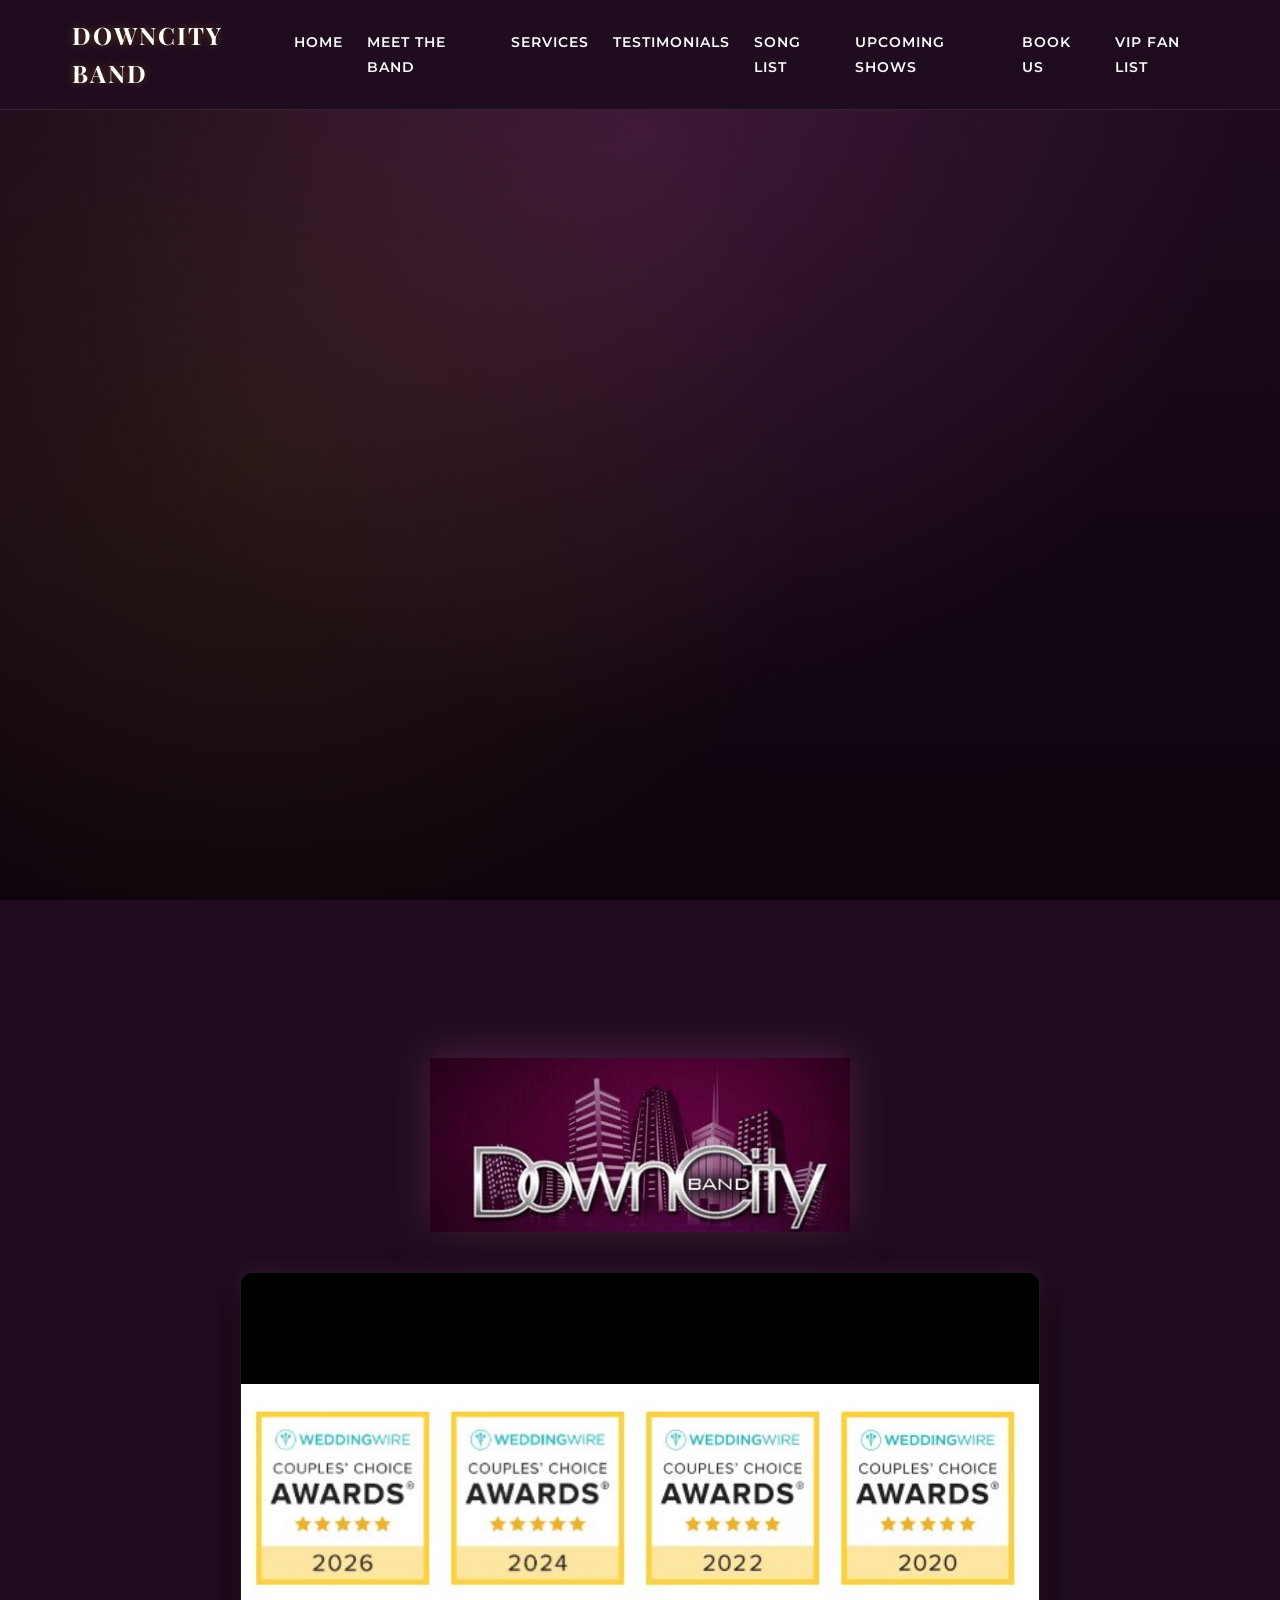
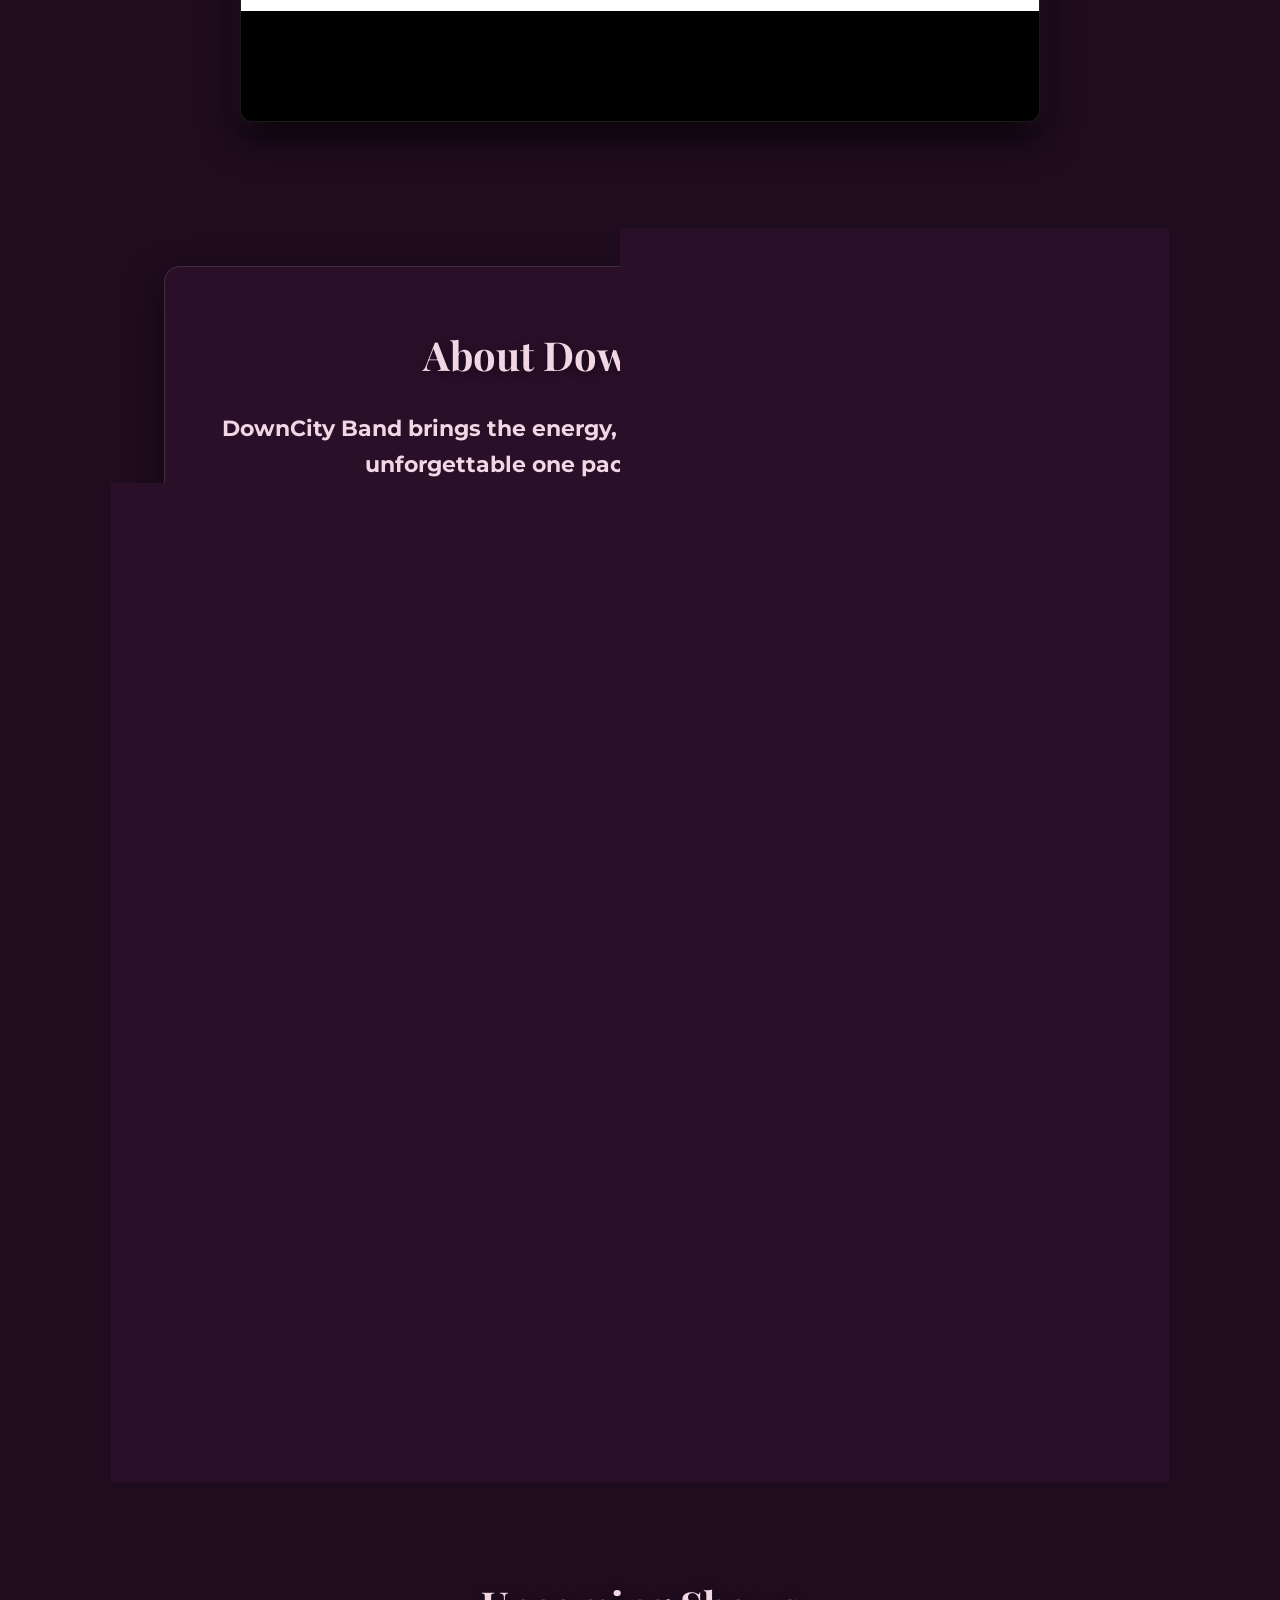
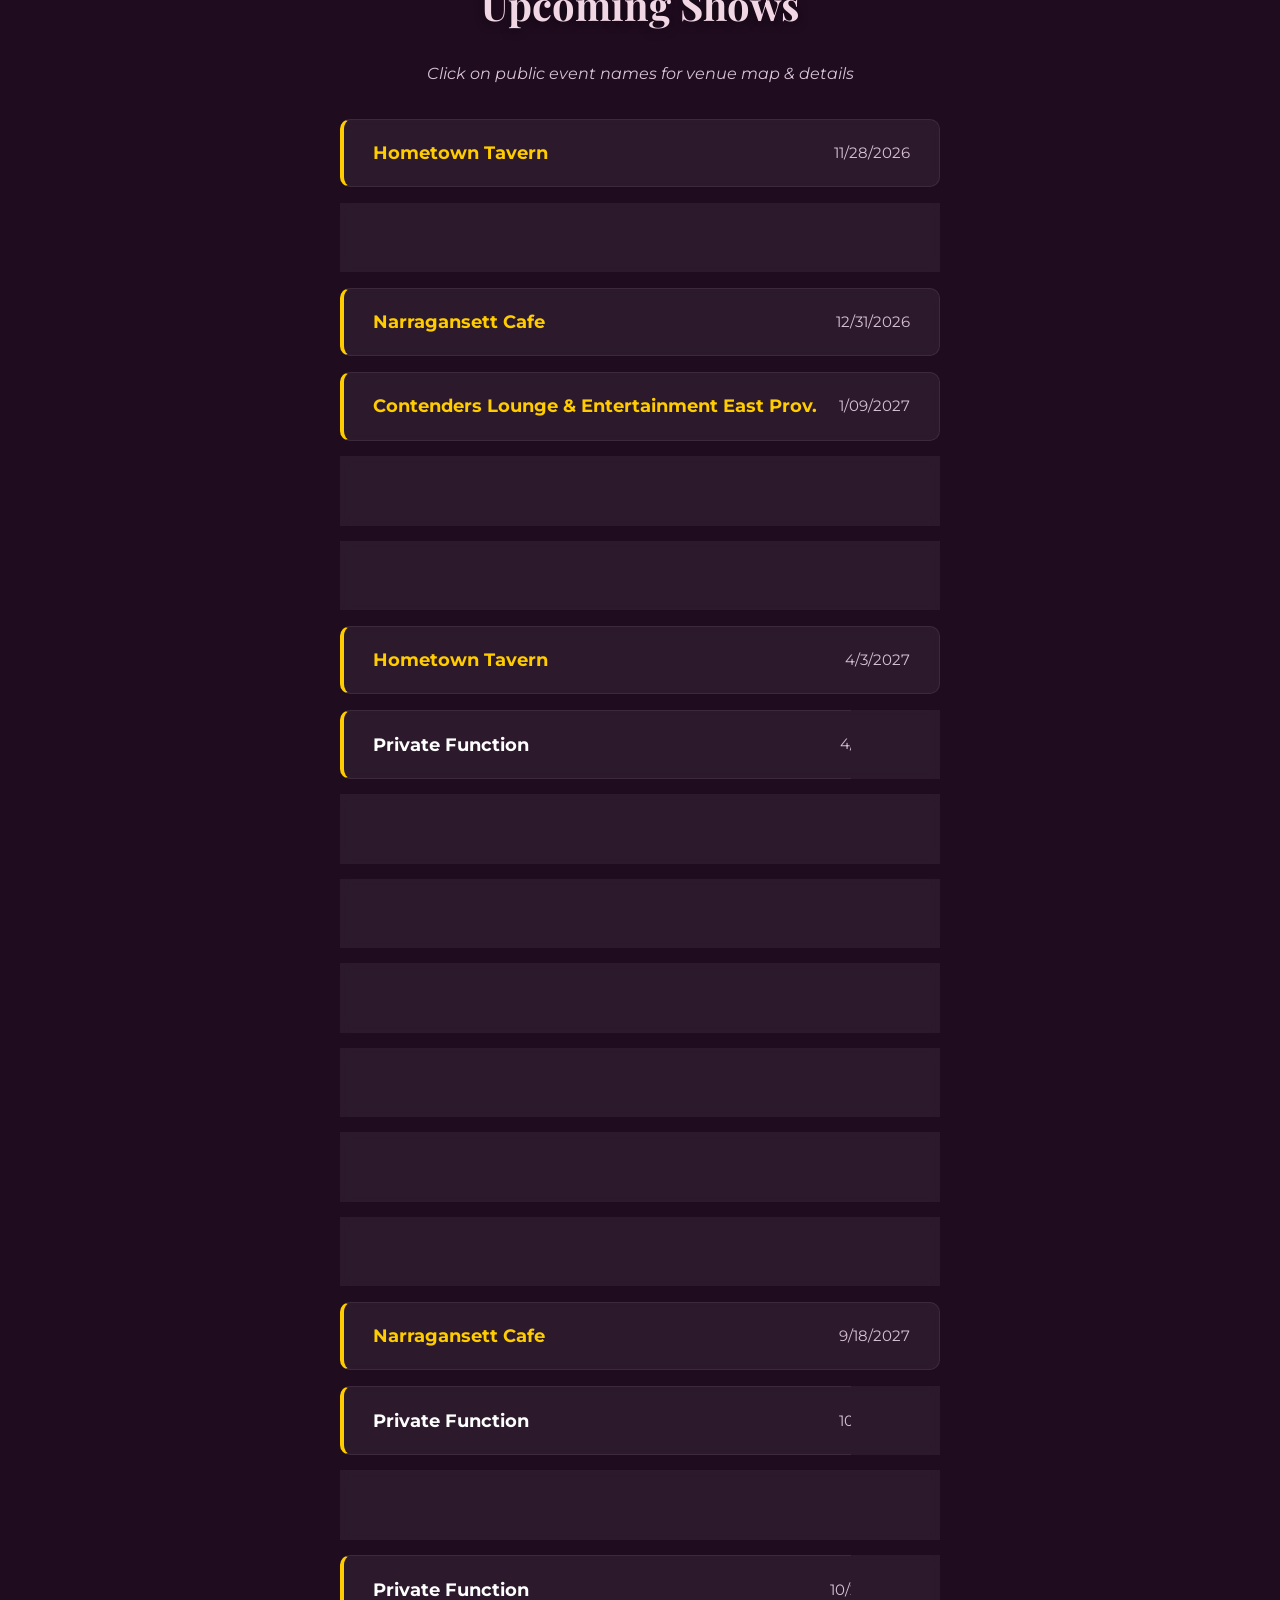
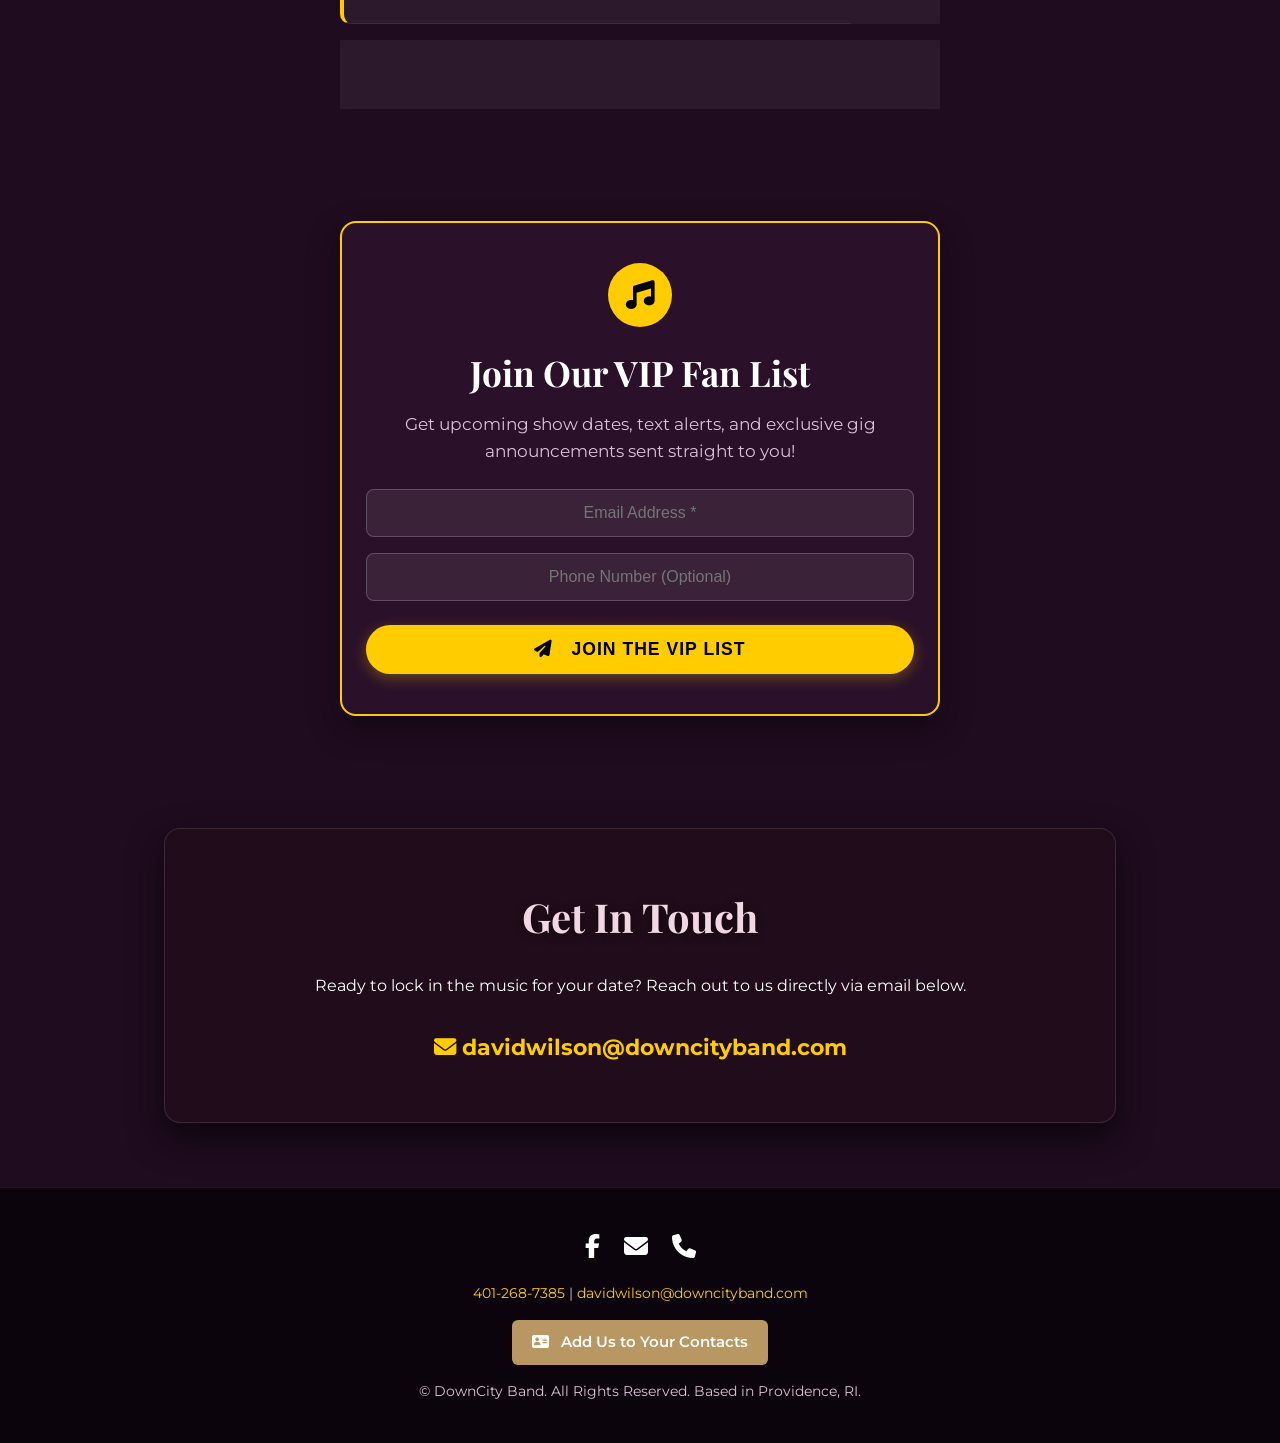
<file: index.html>
<!DOCTYPE html>
<html lang="en">
<head>
<!-- Google tag (gtag.js) -->
<script async src="https://www.googletagmanager.com/gtag/js?id=G-S92LP4NTJH"></script>
<script>
  window.dataLayer = window.dataLayer || [];
  function gtag(){dataLayer.push(arguments);}
  gtag('js', new Date());

  gtag('config', 'G-S92LP4NTJH');
</script>

  <script type="application/ld+json">
{
  "@context": "https://schema.org",
  "@type": "MusicGroup",
  "name": "DownCity Band",
  "url": "https://www.downcityband.com/",
  "image": "https://www.downcityband.com/media/logo2_1_orig.jpg",
  "description": "Premier live music entertainment in Providence, RI for weddings and special events.",
  "address": {
    "@type": "PostalAddress",
    "addressLocality": "Providence",
    "addressRegion": "RI",
    "addressCountry": "US"
  },
  "telephone": "+1-401-268-7385",
  "sameAs": [
    "https://www.facebook.com/downcityband"
  ]
}
    
</script>

<link rel="stylesheet" href="css/styles.css">
  <meta charset="UTF-8">
  <meta name="viewport" content="width=device-width, initial-scale=1.0">
  <title>DownCity Band | Premier Wedding & Event Band in Providence, RI</title>
  <link rel="icon" type="image/x-icon" href="media/logo2_1_orig.jpg">
  
  <!-- SEO & Open Graph Tags -->
  <meta name="description" content="DownCity Band brings high-energy live music to weddings and private events across Rhode Island and New England. Book our 8-piece ensemble today!">
  <meta property="og:site_name" content="DOWN CITY BAND">
  <meta property="og:title" content="DownCity Band | Premier Wedding & Event Band">
  <meta property="og:description" content="Premier live music entertainment in Providence, RI. High energy, versatile setlists, and packed dance floors for weddings and special events.">
  <meta property="og:image" content="media/logo2_1_orig.png">
  <meta property="og:url" content="https://www.downcityband.com/">

  <!-- Google Fonts & Font Awesome Icons -->
  <link rel="preconnect" href="https://fonts.googleapis.com">
  <link rel="preconnect" href="https://fonts.gstatic.com" crossorigin>
  <link href="https://fonts.googleapis.com/css2?family=Montserrat:wght@400;600;700&family=Playfair+Display:ital,wght@0,600;0,700;1,400&display=swap" rel="stylesheet">
  <link rel="stylesheet" href="https://cdnjs.cloudflare.com/ajax/libs/font-awesome/6.4.0/css/all.min.css">

  <style>

  </style>
</head>
<body>

 
 <header>
    <nav>
      <div class="nav-logo">DOWNCITY BAND</div>
      <button class="menu-toggle" aria-label="Toggle navigation">
        <i class="fas fa-bars"></i>
      </button>
      <ul class="nav-links">
        <li><a href="index.html#home">Home</a></li>
        <li><a href="band.html">Meet the Band</a></li>
        <li><a href="services.html">Services</a></li>
        <li><a href="testimonials.html">Testimonials</a></li>
         <li><a href="songs.html">Song List</a></li>
        <li><a href="index.html#shows">Upcoming Shows</a></li>
        <li><a href="index.html#contact">Book Us</a></li>
        <li><a href="index.html#fan-list">VIP Fan List</a></li>
      </ul>
    </nav>
  </header>

<!-- Hero Section -->
<div class="hero-container" id="home">
  <video autoplay loop muted playsinline onloadstart="this.muted=true" class="hero-video">
    <source src="media/0915DCB.mp4" type="video/mp4">
  </video>
  <div class="hero-overlay"></div>
  <div class="hero-content"></div>
</div>

  <section id="slideshow" class="hero">
  <!-- Main Logo at Top -->
  <img src="media/logo2_1_orig.jpg" alt="DownCity Band Logo" class="logo-img">

  <!-- Slideshow Below Logo -->
  <div class="hero-slider">
    <div class="slides">
      <img src="media/DCB-.jpg" alt="DownCity Band Stage Performance">
      <img src="media/screenshot-20_orig.png" alt="DownCity Band Stage Performance">
      <img src="media/screenshot-21_orig.png" alt="DownCity Band Group Selfie">
       <img src="media/WW-50-Pic.jpg" alt="Wedding Wire 50 Reviews">
    </div>
  </div>
</section>

     

  <!-- About Section -->
  <section id="about">
    <div class="about-section">
      <h2 class="section-title">About DownCity Band!!</h2>
      <p class="about-subtitle">DownCity Band brings the energy, talent, and fun to make your wedding unforgettable one packed dance floor at a time.</p>
      
      <div class="about-content">
        <p><strong>DownCity Band</strong> is a premier live music entertainment service based in Providence, Rhode Island, specializing in unforgettable wedding celebrations. For more than 10 years, our eight member ensemble featuring some of the area’s top vocalists and musicians has been filling dance floors, inspiring sing alongs, and turning special moments into lifelong memories.</p>

        <h3>Our Music</h3>
        <p>From soulful blues and timeless classics to country, hip-hop, pop, and rock anthems, our repertoire spans a wide range of genres to make sure there’s something for everyone. Whether you want elegant instrumentals for your ceremony, a heartfelt first dance, or high-energy hits to keep the party going all night, we’ll deliver the perfect soundtrack for your big day. And if you have a special request, we’re happy to learn new songs to make your celebration uniquely yours.</p>

        <h3>More Than Just a Band</h3>
        <p>DownCity Band doesn’t just perform we create an experience. Along with live music, we can provide music during breaks, act as your MC, and ensure that every transition of your celebration flows seamlessly. Our goal is to keep the energy high and your planning stress free.</p>

        <h3>Why Couples Love Us</h3>
        <p>Couples consistently rave about our <strong>enthusiasm, professionalism, and easygoing style</strong>. Planning is simple, communication is clear, and when the big day comes, we bring the energy that gets everyone on the dance floor. It’s no surprise we were named <strong>2019 Best of Newport County</strong>an honor that reflects both our talent and our commitment to customer service.</p>

        <h3>See Us in Action</h3>
        <p>Experience the joy and energy we bring to every performance, then imagine that same magic creating unforgettable memories at your own event.</p>
      </div>

    <div class="btn-container">
  <a href="#contact" class="btn">Book Now!!</a>
  
  <a href="https://www.facebook.com/downcityband" target="_blank" class="btn">
    <img src="media/Facebook_logo.png" alt="Facebook" class="btn-icon">
    Facebook
  </a>

 <a href="https://www.weddingwire.com/biz/downcity-band-providence/aa03d1b0659ddee2.html" target="_blank" rel="noopener" class="btn">
  <i class="fas fa-gem btn-icon"></i>
  WeddingWire
</a>
  </a>
</div>
  </section>


    <!-- Shows Section -->
  <section id="shows" class="shows-section">
    <h2 class="section-title">Upcoming Shows</h2>
    <p class="shows-subtitle">Click on public event names for venue map &amp; details</p>

    <div id="shows-container" class="shows-list"></div>

    <script>
      fetch('./data/shows.json?v=' + Date.now())
        .then(res => {
          if (!res.ok) throw new Error('HTTP status ' + res.status);
          return res.json();
        })
        .then(data => {
          const container = document.getElementById('shows-container');
          if (!container) return;

          // Flatten nested arrays if data came in as [[...]]
          let shows = Array.isArray(data) ? data.flat(2) : (data.shows || []);

          if (!shows || shows.length === 0) {
            container.innerHTML = '<div class="show-item"><div class="show-name">No upcoming public shows currently scheduled.</div></div>';
            return;
          }

          container.innerHTML = shows.map(show => {
            const name = show.name || show.venue || 'Upcoming Gig';
            const date = show.date || '';
            const mapLink = show.map_link || show.mapLink || '';

            const nameHtml = mapLink
              ? `<a href="${mapLink}" target="_blank" rel="noopener">${name}</a>`
              : name;

            return `
              <div class="show-item">
                <div class="show-details">
                  <div class="show-name">${nameHtml}</div>
                </div>
                <div class="show-date">${date}</div>
              </div>
            `;
          }).join('');
        })
        .catch(err => {
          console.error('Error loading shows:', err);
          const container = document.getElementById('shows-container');
          if (container) {
            container.innerHTML = '<div class="show-item"><div class="show-name" style="color: #f87171;">Unable to load upcoming shows list.</div></div>';
          }
        });
    </script>
  </section>
  </section>
<!-- VIP Fan List Section -->
  <section id="fan-list" style="padding: 3rem 1rem;">
    <div style="max-width: 600px; margin: 0 auto; padding: 2.5rem 1.5rem; background: rgba(46, 18, 45, 0.75); border: 2px solid var(--highlight); border-radius: 16px; text-align: center; box-shadow: 0 12px 32px rgba(0, 0, 0, 0.4);">
      
      <!-- Icon -->
      <div style="width: 64px; height: 64px; margin: 0 auto 18px; background: var(--highlight); color: #000; border-radius: 50%; display: flex; align-items: center; justify-content: center; font-size: 1.8rem; font-weight: bold;">
        <i class="fas fa-music"></i>
      </div>

      <!-- Heading -->
      <h2 style="font-family: var(--font-heading); font-size: 2.2rem; color: var(--text-light); margin-bottom: 10px;">
        Join Our VIP Fan List
      </h2>
      
      <!-- Subtitle -->
      <p style="font-size: 1.05rem; color: var(--text-muted); margin-bottom: 24px;">
        Get upcoming show dates, text alerts, and exclusive gig announcements sent straight to you!
      </p>

      <!-- Form -->
      <form action="https://formsubmit.co/davidwilson@downcityband.com" method="POST" style="display: flex; flex-direction: column; gap: 16px; width: 100%;">
        <input type="hidden" name="_subject" value="New Fan Sign-up (Email & Phone)!">
        <input type="text" name="_honey" style="display:none">
        
        <!-- Email Field -->
        <input type="email" name="email" placeholder="Email Address *" required style="width: 100%; padding: 14px 16px; border: 1px solid rgba(255,255,255,0.2); border-radius: 8px; font-size: 1rem; text-align: center; outline: none; background: rgba(255,255,255,0.08); color: #fff; box-sizing: border-box;">

        <!-- Phone Field -->
        <input type="tel" name="phone" placeholder="Phone Number (Optional)" style="width: 100%; padding: 14px 16px; border: 1px solid rgba(255,255,255,0.2); border-radius: 8px; font-size: 1rem; text-align: center; outline: none; background: rgba(255,255,255,0.08); color: #fff; box-sizing: border-box;">

        <!-- Submit Button -->
        <button type="submit" class="btn" style="width: 100%; border: none; cursor: pointer; padding: 14px; font-size: 1.1rem; margin-top: 8px;">
          <i class="fas fa-paper-plane" style="margin-right: 8px;"></i> Join The VIP List
        </button>
      </form>
      
    </div>
  </section>
  
  <!-- Contact Section -->
  <section id="contact">
    <div class="contact-section">
      <h2 class="section-title">Get In Touch</h2>
      <p>Ready to lock in the music for your date? Reach out to us directly via email below.</p>
      
      <div class="contact-email-display">
        <a href="mailto:davidwilson@downcityband.com" class="email-link"><i class="fas fa-envelope"></i> davidwilson@downcityband.com</a>
      </div>
    </div>
  </section>

 <!-- Global Footer -->
<footer>
  <div class="social-links">
    <a href="https://www.facebook.com/downcityband" target="_blank" aria-label="Facebook"><i class="fab fa-facebook-f"></i></a>
    <a href="mailto:davidwilson@downcityband.com" aria-label="Email Us"><i class="fas fa-envelope"></i></a>
    <a href="tel:4012687385" aria-label="Call Us"><i class="fas fa-phone"></i></a>
  </div>
  <p><a href="tel:4012687385">401-268-7385</a> | <a href="mailto:davidwilson@downcityband.com">davidwilson@downcityband.com</a></p>
  
  <!-- Add Us to Your Contacts Button -->
  <p style="margin: 15px 0;">
    <a href="https://downcityband.com/DCB-Contact-VCF.vcf" download="T2-Contact.vcf" style="display: inline-block; background-color: var(--accent-gold, #b89762); color: #fff; font-weight: 600; padding: 10px 20px; border-radius: 6px; text-decoration: none; font-size: 0.95rem; transition: background-color 0.2s;">
      <i class="fas fa-address-card" style="margin-right: 8px;"></i> Add Us to Your Contacts
    </a>
  </p>

  <p>&copy; DownCity Band. All Rights Reserved. Based in Providence, RI.</p>
</footer>
<!-- Down City Band Mobile Navigation Script -->
  <script>
    const toggleButton = document.querySelector('.menu-toggle');
    const navLinks = document.querySelector('.nav-links');

    if (toggleButton && navLinks) {
      toggleButton.addEventListener('click', () => {
        navLinks.classList.toggle('active');
      });

      // Close menu when a link is clicked
      document.querySelectorAll('.nav-links a').forEach(link => {
        link.addEventListener('click', () => {
          navLinks.classList.remove('active');
        });
      });
    }
  </script>
</body>
</html>
</file>
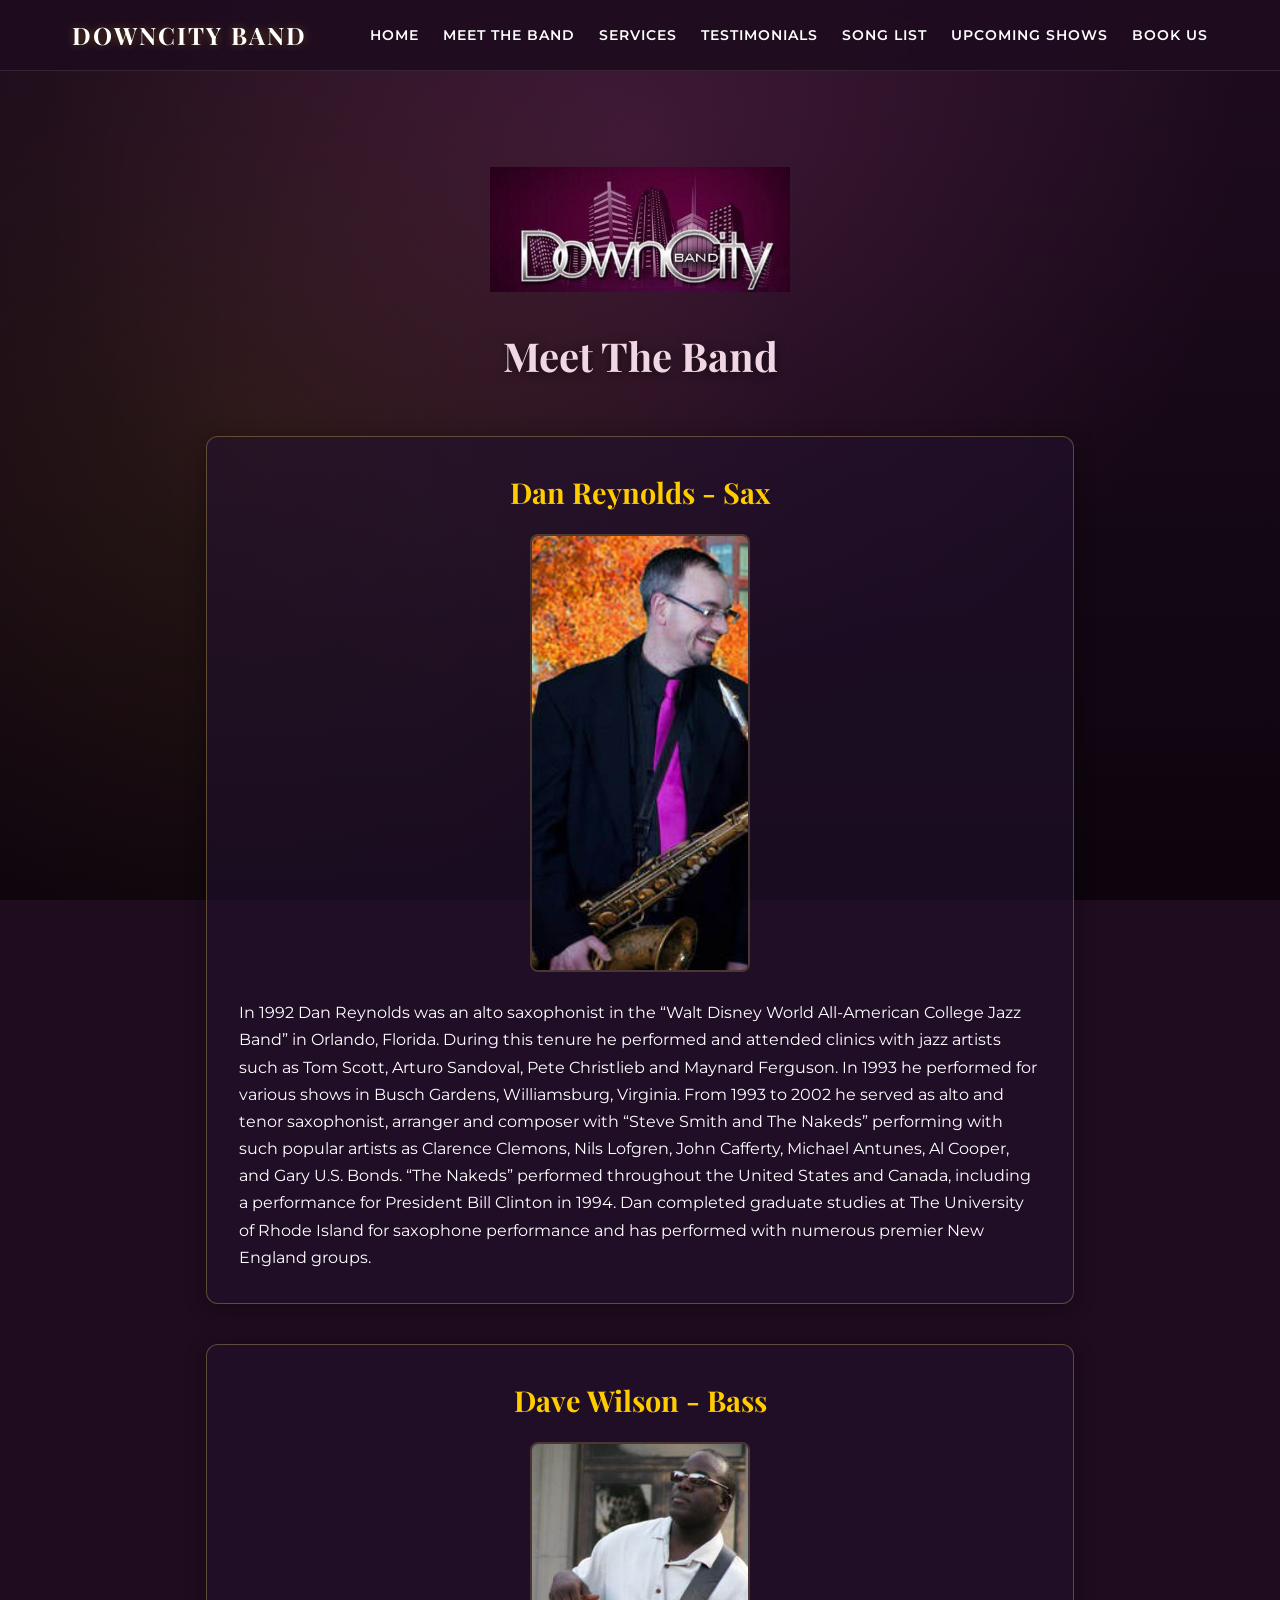
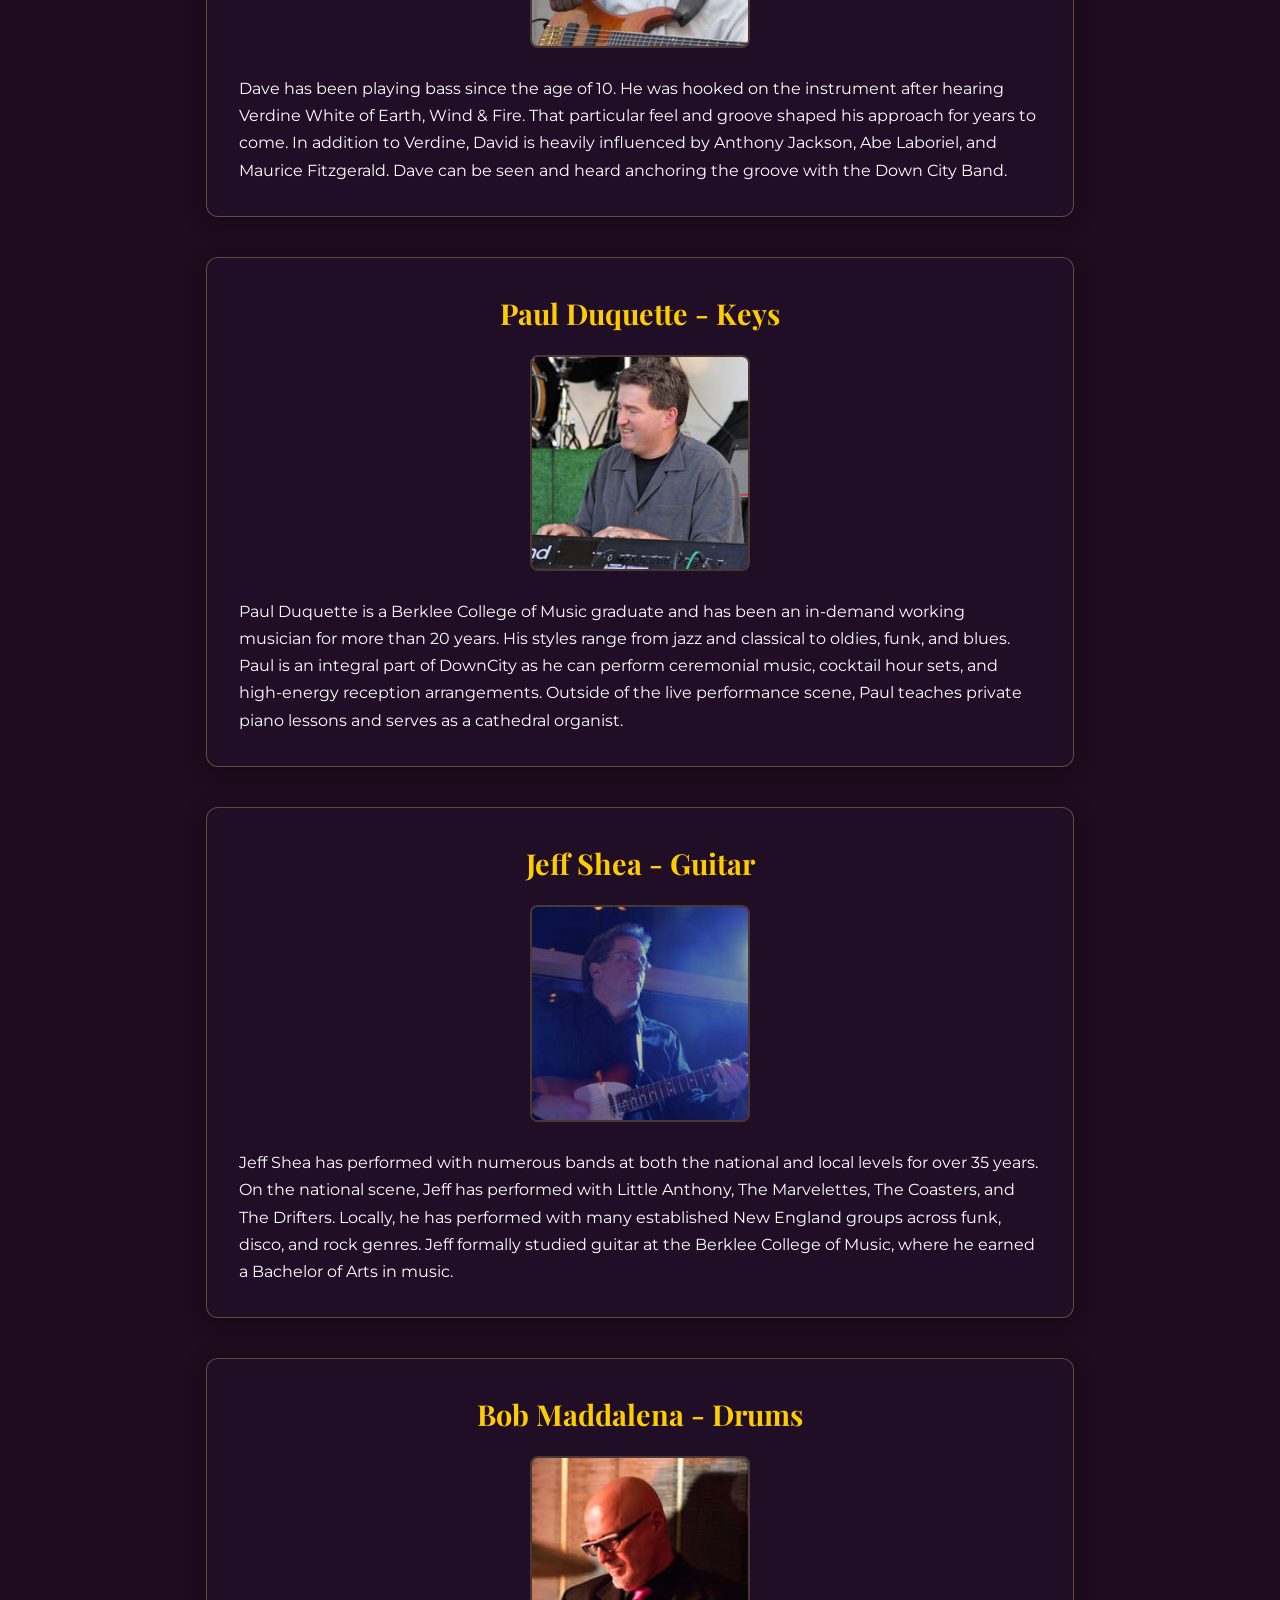
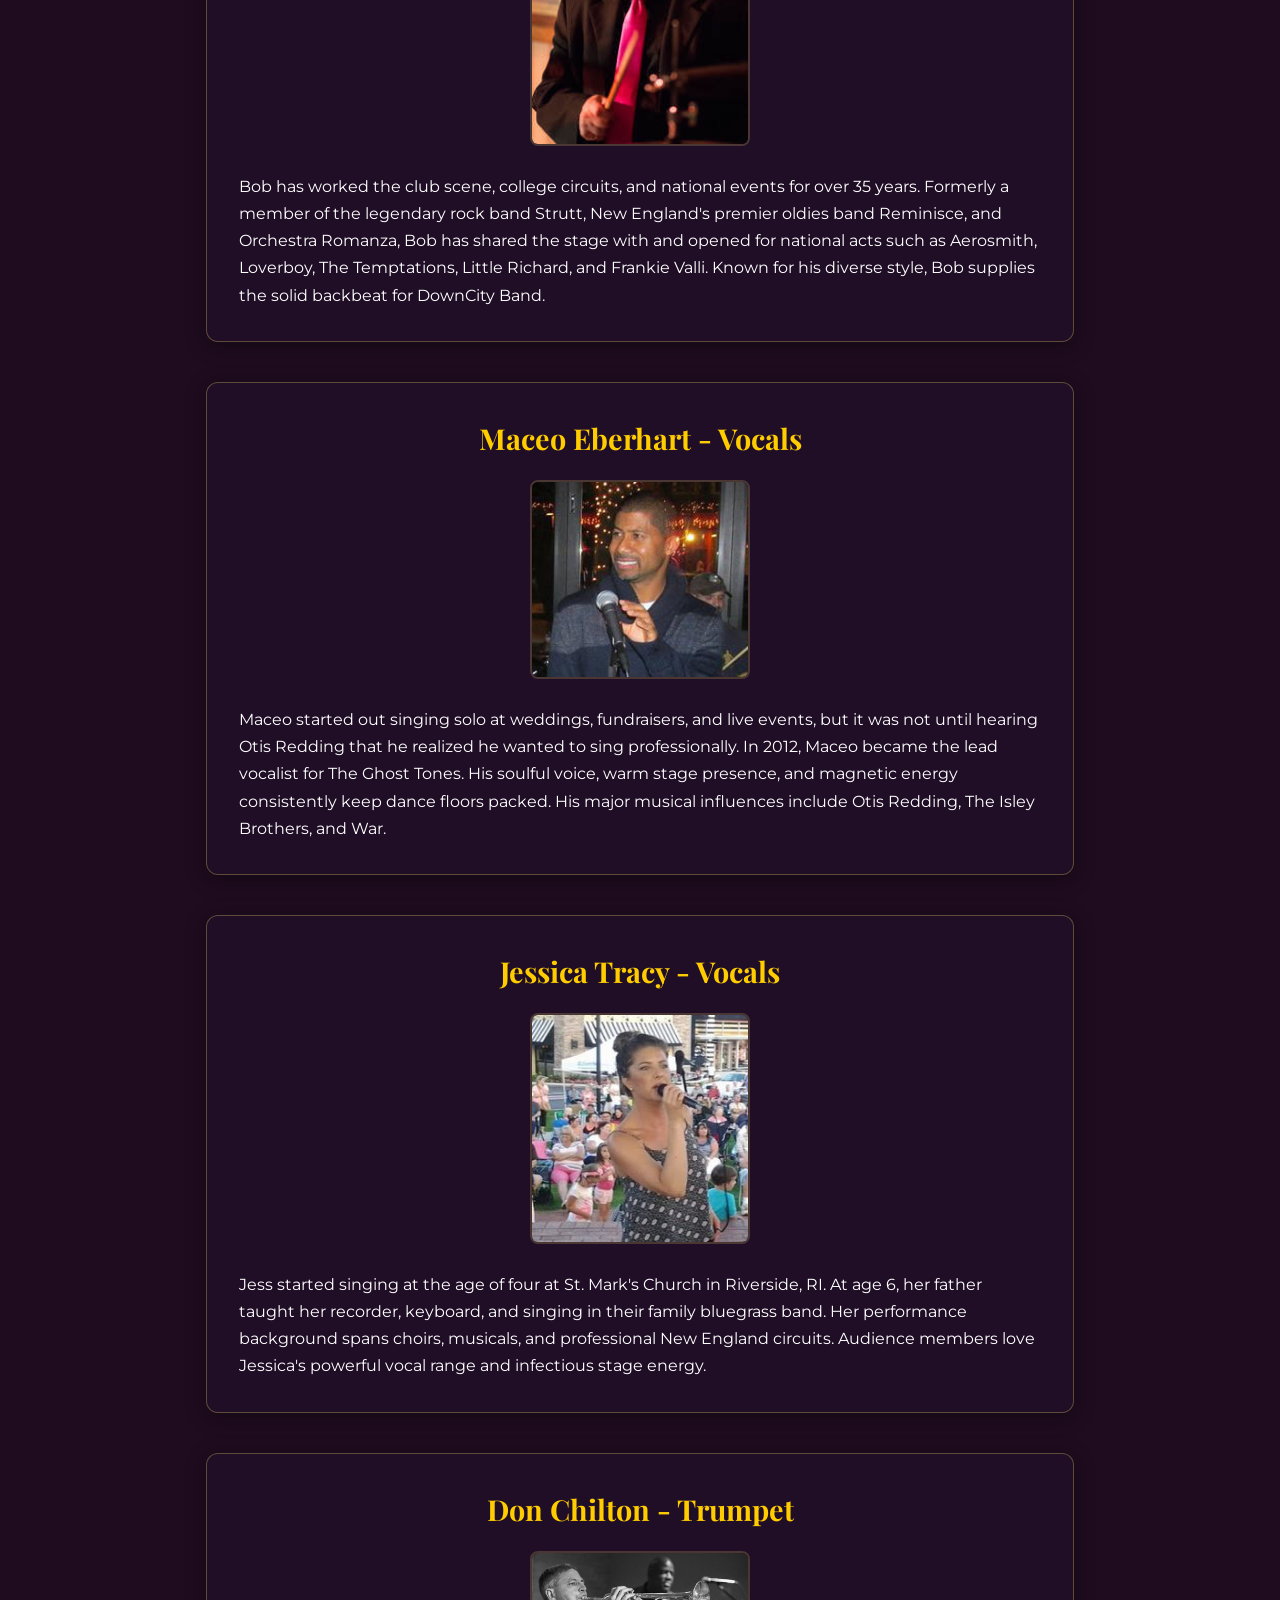
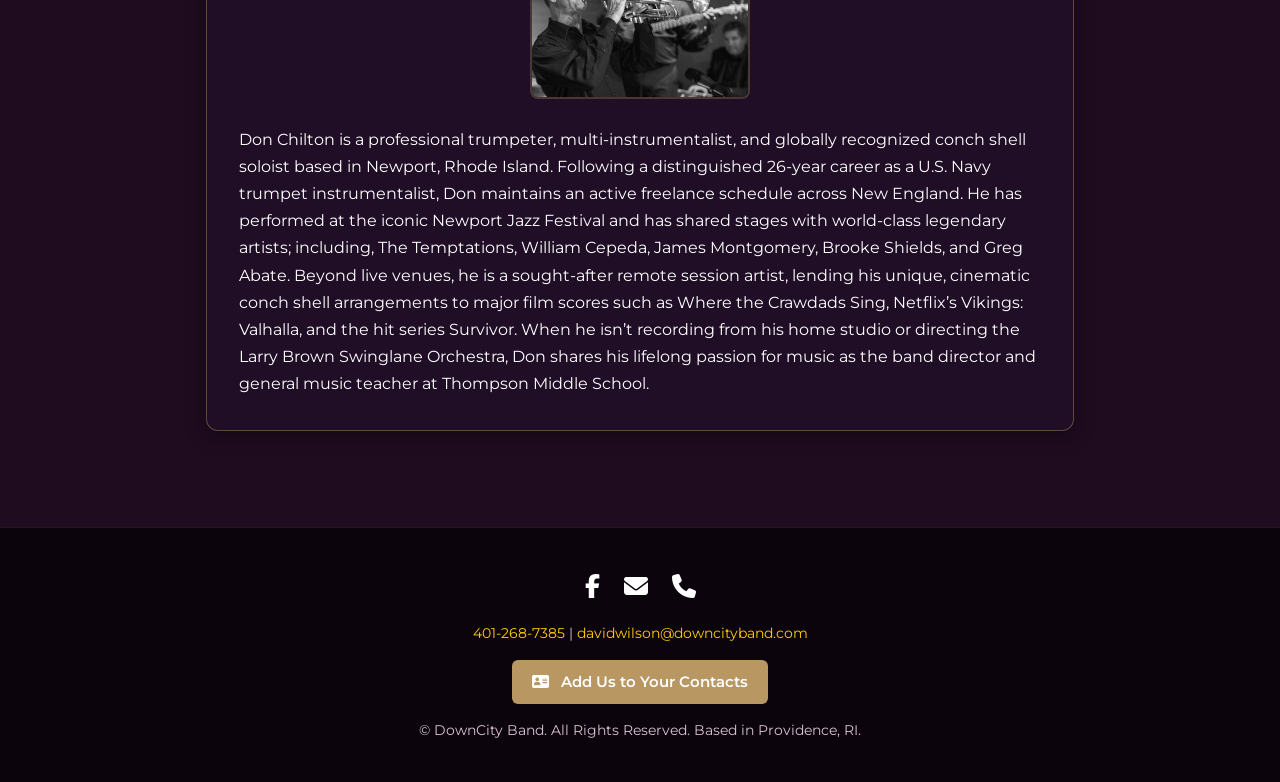
<file: band.html>
<!DOCTYPE html>
<html lang="en">
<head>

  <!-- Google tag (gtag.js) -->
<script async src="https://www.googletagmanager.com/gtag/js?id=G-S92LP4NTJH"></script>
<script>
  window.dataLayer = window.dataLayer || [];
  function gtag(){dataLayer.push(arguments);}
  gtag('js', new Date());

  gtag('config', 'G-S92LP4NTJH');
</script>

  
  <meta charset="UTF-8">
  <meta name="viewport" content="width=device-width, initial-scale=1.0">
  <title>Meet the Band | DownCity Band</title>
  
  <!-- Global Stylesheet -->
  <link rel="stylesheet" href="css/styles.css">

  <!-- SEO & Open Graph Tags -->
  <meta name="description" content="Meet the talented musicians and vocalists behind DownCity Band, Providence RI's premier live wedding and event ensemble.">
  <meta property="og:site_name" content="DOWN CITY BAND">
  <meta property="og:title" content="Meet the Band | DownCity Band">
  <meta property="og:description" content="Meet our 8-member ensemble featuring top New England vocalists and musicians.">
  <meta property="og:image" content="media/logo2_1_orig.png">
  <meta property="og:url" content="https://www.downcityband.com/band.html">

  <!-- Google Fonts & Font Awesome Icons -->
  <link rel="preconnect" href="https://fonts.googleapis.com">
  <link rel="preconnect" href="https://fonts.gstatic.com" crossorigin>
  <link href="https://fonts.googleapis.com/css2?family=Montserrat:wght@400;600;700&family=Playfair+Display:ital,wght@0,600;0,700;1,400&display=swap" rel="stylesheet">
  <link rel="stylesheet" href="https://cdnjs.cloudflare.com/ajax/libs/font-awesome/6.4.0/css/all.min.css">
</head>
<body>

  <!-- Global Header & Navigation -->
  <header>
    <nav>
      <div class="nav-logo">DOWNCITY BAND</div>
      <button class="menu-toggle" aria-label="Toggle navigation">
        <i class="fas fa-bars"></i>
      </button>
      <ul class="nav-links">
        <li><a href="index.html#home">Home</a></li>
        <li><a href="band.html" class="active">Meet the Band</a></li>
        <li><a href="services.html">Services</a></li>
        <li><a href="testimonials.html">Testimonials</a></li>
        <li><a href="songs.html">Song List</a></li>
        <li><a href="index.html#shows">Upcoming Shows</a></li>
        <li><a href="index.html#contact">Book Us</a></li>
      </ul>
    </nav>
  </header>

 <!-- Main Content -->
  <main>
    <section class="band-section">
      <div class="container" style="max-width: 900px; margin: 0 auto; padding: 2rem 1rem; text-align: center;">
        
        <img src="media/dcb-logo_orig.jpg" alt="DownCity Band Logo" class="logo-img" style="max-width: 300px; margin-bottom: 1.5rem;">
        <h1 class="section-title">Meet The Band</h1>

        <div class="bio-grid">
          <!-- Dan Reynolds -->
          <article class="bio-card">
            <h2>Dan Reynolds - Sax</h2>
            <img src="media/dan-bio.jpg" alt="Dan Reynolds - Sax">
            <p>In 1992 Dan Reynolds was an alto saxophonist in the “Walt Disney World All-American College Jazz Band” in Orlando, Florida. During this tenure he performed and attended clinics with jazz artists such as Tom Scott, Arturo Sandoval, Pete Christlieb and Maynard Ferguson. In 1993 he performed for various shows in Busch Gardens, Williamsburg, Virginia. From 1993 to 2002 he served as alto and tenor saxophonist, arranger and composer with “Steve Smith and The Nakeds” performing with such popular artists as Clarence Clemons, Nils Lofgren, John Cafferty, Michael Antunes, Al Cooper, and Gary U.S. Bonds. “The Nakeds” performed throughout the United States and Canada, including a performance for President Bill Clinton in 1994. Dan completed graduate studies at The University of Rhode Island for saxophone performance and has performed with numerous premier New England groups.</p>
          </article>

          <!-- Dave Wilson -->
          <article class="bio-card">
            <h2>Dave Wilson - Bass</h2>
            <img src="media/dw-bio.jpg" alt="Dave Wilson - Bass">
            <p> Dave has been playing bass since the age of 10. He was hooked on the instrument after hearing Verdine White of Earth, Wind & Fire. That particular feel and groove shaped his approach for years to come. In addition to Verdine, David is heavily influenced by Anthony Jackson, Abe Laboriel, and Maurice Fitzgerald. Dave can be seen and heard anchoring the groove with the Down City Band.</p>
          </article>
  
          <!-- Paul Duquette -->
          <article class="bio-card">
            <h2>Paul Duquette - Keys</h2>
            <img src="media/pd-bio.jpg" alt="Paul Duquette - Keys">
            <p>Paul Duquette is a Berklee College of Music graduate and has been an in-demand working musician for more than 20 years. His styles range from jazz and classical to oldies, funk, and blues. Paul is an integral part of DownCity as he can perform ceremonial music, cocktail hour sets, and high-energy reception arrangements. Outside of the live performance scene, Paul teaches private piano lessons and serves as a cathedral organist.</p>
          </article>

          <!-- Jeff Shea -->
          <article class="bio-card">
            <h2>Jeff Shea - Guitar</h2>
            <img src="media/js-bio1.jpg" alt="Jeff Shea - Guitar">
            <p>Jeff Shea has performed with numerous bands at both the national and local levels for over 35 years. On the national scene, Jeff has performed with Little Anthony, The Marvelettes, The Coasters, and The Drifters. Locally, he has performed with many established New England groups across funk, disco, and rock genres. Jeff formally studied guitar at the Berklee College of Music, where he earned a Bachelor of Arts in music.</p>
          </article>

          <!-- Bob Maddalena -->
          <article class="bio-card">
            <h2>Bob Maddalena - Drums</h2>
            <img src="media/bm-bio.jpg" alt="Bob Maddalena - Drums">
            <p>Bob has worked the club scene, college circuits, and national events for over 35 years. Formerly a member of the legendary rock band Strutt, New England's premier oldies band Reminisce, and Orchestra Romanza, Bob has shared the stage with and opened for national acts such as Aerosmith, Loverboy, The Temptations, Little Richard, and Frankie Valli. Known for his diverse style, Bob supplies the solid backbeat for DownCity Band.</p>
          </article>

          <!-- Maceo Eberhart -->
          <article class="bio-card">
            <h2>Maceo Eberhart - Vocals</h2>
            <img src="media/mace3-bio_orig.jpg" alt="Maceo Eberhart - Vocals">
            <p>Maceo started out singing solo at weddings, fundraisers, and live events, but it was not until hearing Otis Redding that he realized he wanted to sing professionally. In 2012, Maceo became the lead vocalist for The Ghost Tones. His soulful voice, warm stage presence, and magnetic energy consistently keep dance floors packed. His major musical influences include Otis Redding, The Isley Brothers, and War.</p>
          </article>

          <!-- Jessica Tracy -->
          <article class="bio-card">
            <h2>Jessica Tracy - Vocals</h2>
            <img src="media/jess2.jpg" alt="Jessica Tracy - Vocals">
            <p>Jess started singing at the age of four at St. Mark's Church in Riverside, RI. At age 6, her father taught her recorder, keyboard, and singing in their family bluegrass band. Her performance background spans choirs, musicals, and professional New England circuits. Audience members love Jessica's powerful vocal range and infectious stage energy.</p>
          </article>

          <!-- Don Chilton -->
          <article class="bio-card">
            <h2>Don Chilton - Trumpet</h2>
            <img src="media/don-bio.jpg" alt="Don Chilton - Trumpet">
            <p>Don Chilton is a professional trumpeter, multi-instrumentalist, and globally recognized conch shell soloist based in Newport, Rhode Island. Following a distinguished 26-year career as a U.S. Navy trumpet instrumentalist, Don maintains an active freelance schedule across New England. He has performed at the iconic Newport Jazz Festival and has shared stages with world-class legendary artists; including, The Temptations, William Cepeda, James Montgomery, Brooke Shields, and Greg Abate. Beyond live venues, he is a sought-after remote session artist, lending his unique, cinematic conch shell arrangements to major film scores such as Where the Crawdads Sing, Netflix’s Vikings: Valhalla, and the hit series Survivor. When he isn’t recording from his home studio or directing the Larry Brown Swinglane Orchestra, Don shares his lifelong passion for music as the band director and general music teacher at Thompson Middle School.</p>
          </article>
        </div>

      </div>
    </section>
  </main>

 <!-- Global Footer -->

<footer>
  <div class="social-links">
    <a href="https://www.facebook.com/downcityband" target="_blank" aria-label="Facebook"><i class="fab fa-facebook-f"></i></a>
    <a href="mailto:davidwilson@downcityband.com" aria-label="Email Us"><i class="fas fa-envelope"></i></a>
    <a href="tel:4012687385" aria-label="Call Us"><i class="fas fa-phone"></i></a>
  </div>
  <p><a href="tel:4012687385">401-268-7385</a> | <a href="mailto:davidwilson@downcityband.com">davidwilson@downcityband.com</a></p>
  
  <!-- Add Us to Your Contacts Button -->
  <p style="margin: 15px 0;">
    <a href="https://downcityband.com/DCB-Contact-VCF.vcf" download="T2-Contact.vcf" style="display: inline-block; background-color: var(--accent-gold, #b89762); color: #fff; font-weight: 600; padding: 10px 20px; border-radius: 6px; text-decoration: none; font-size: 0.95rem; transition: background-color 0.2s;">
      <i class="fas fa-address-card" style="margin-right: 8px;"></i> Add Us to Your Contacts
    </a>
  </p>

  <p>&copy; DownCity Band. All Rights Reserved. Based in Providence, RI.</p>
</footer>
  
  <!-- Mobile Menu Toggle Script -->
  <script>
    const toggleButton = document.querySelector('.menu-toggle');
    const navLinks = document.querySelector('.nav-links');

    toggleButton.addEventListener('click', () => {
      navLinks.classList.toggle('active');
    });

    document.querySelectorAll('.nav-links a').forEach(link => {
      link.addEventListener('click', () => {
        navLinks.classList.remove('active');
      });
    });
  </script>
</body>
</html>
</file>
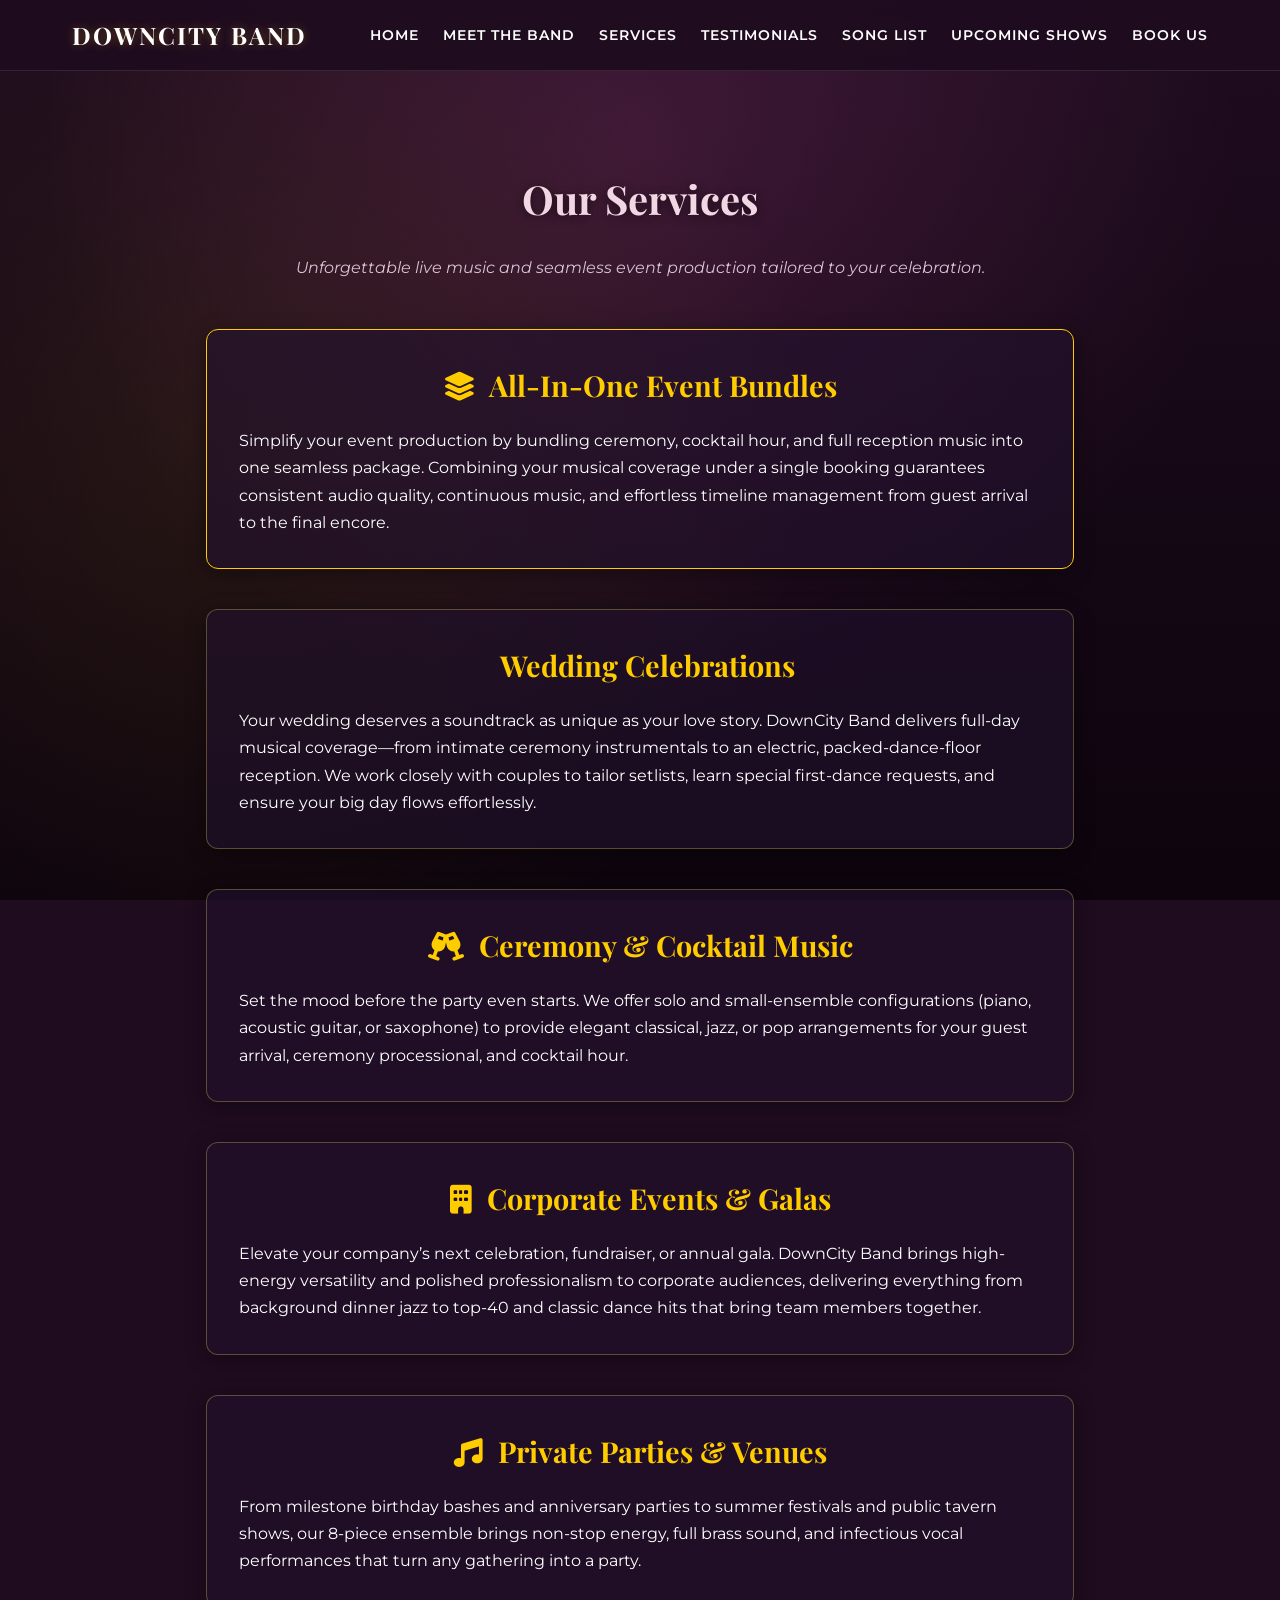
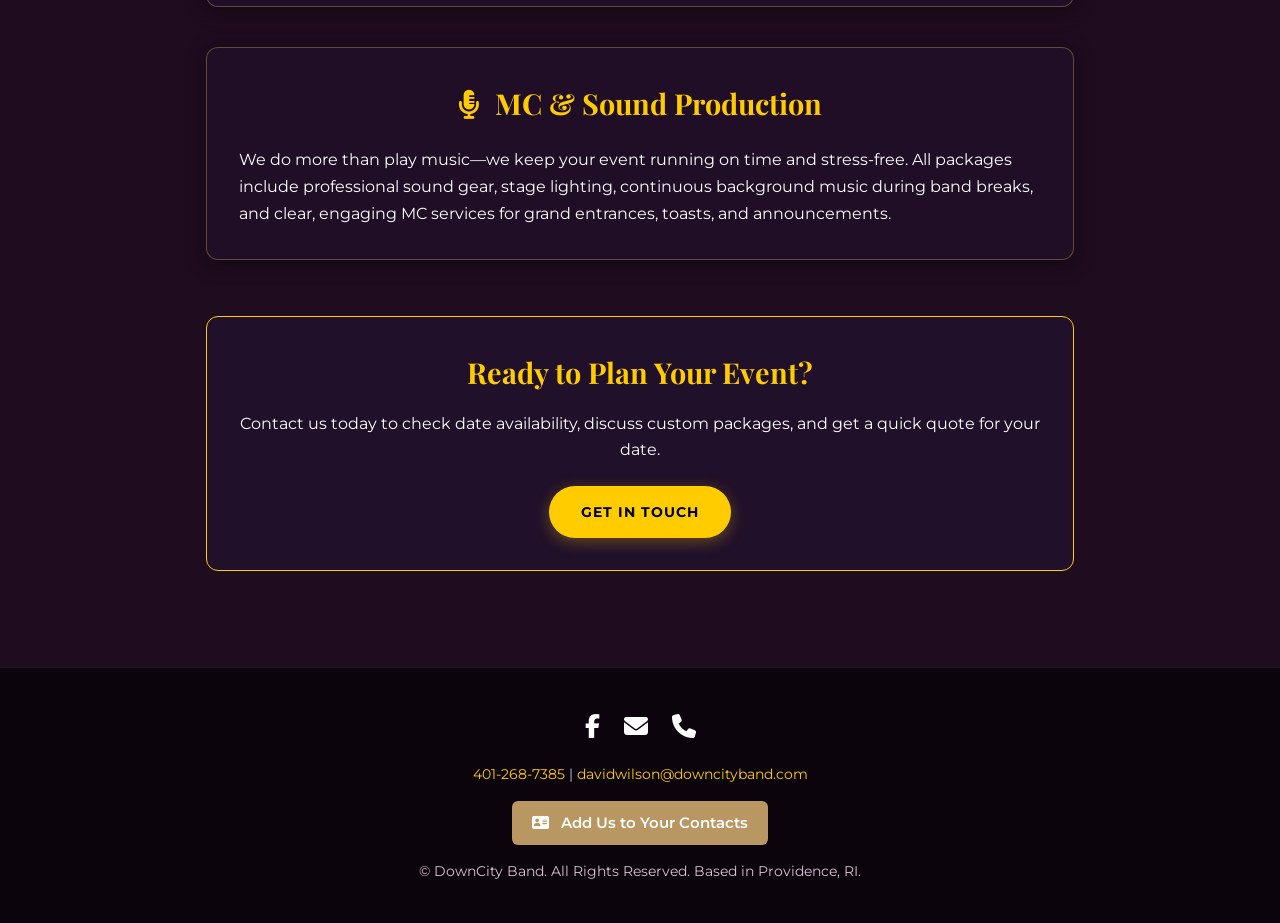
<file: services.html>
<!DOCTYPE html>
<html lang="en">
<head>

  <!-- Google tag (gtag.js) -->
<script async src="https://www.googletagmanager.com/gtag/js?id=G-S92LP4NTJH"></script>
<script>
  window.dataLayer = window.dataLayer || [];
  function gtag(){dataLayer.push(arguments);}
  gtag('js', new Date());

  gtag('config', 'G-S92LP4NTJH');
</script>

  
  <meta charset="UTF-8">
  <meta name="viewport" content="width=device-width, initial-scale=1.0">
  <title>Services | DownCity Band</title>
  
  <!-- Global Stylesheet -->
  <link rel="stylesheet" href="css/styles.css">

  <!-- SEO & Open Graph Tags -->
  <meta name="description" content="Explore live music services by DownCity Band, including wedding receptions, ceremonies, cocktail hours, corporate events, and private parties across New England.">
  <meta property="og:site_name" content="DOWN CITY BAND">
  <meta property="og:title" content="Services | DownCity Band">
  <meta property="og:description" content="Premier live entertainment packages for weddings, corporate galas, and private events in Rhode Island & New England.">
  <meta property="og:image" content="media/logo2_1_orig.png">
  <meta property="og:url" content="https://www.downcityband.com/services.html">

  <!-- Google Fonts & Font Awesome Icons -->
  <link rel="preconnect" href="https://fonts.googleapis.com">
  <link rel="preconnect" href="https://fonts.gstatic.com" crossorigin>
  <link href="https://fonts.googleapis.com/css2?family=Montserrat:wght@400;600;700&family=Playfair+Display:ital,wght@0,600;0,700;1,400&display=swap" rel="stylesheet">
  <link rel="stylesheet" href="https://cdnjs.cloudflare.com/ajax/libs/font-awesome/6.4.0/css/all.min.css">
</head>
<body>

  <!-- Global Header & Navigation -->
  <header>
    <nav>
      <div class="nav-logo">DOWNCITY BAND</div>
      <button class="menu-toggle" aria-label="Toggle navigation">
        <i class="fas fa-bars"></i>
      </button>
      <ul class="nav-links">
        <li><a href="index.html#home">Home</a></li>
        <li><a href="band.html">Meet the Band</a></li>
        <li><a href="services.html" class="active">Services</a></li>
        <li><a href="testimonials.html">Testimonials</a></li>
         <li><a href="songs.html">Song List</a></li>
        <li><a href="index.html#shows">Upcoming Shows</a></li>
        <li><a href="index.html#contact">Book Us</a></li>
      </ul>
    </nav>
  </header>

  <!-- Main Content -->
<!-- Main Content -->
  <main>
    <section class="services-section">
      <div class="container" style="max-width: 900px; margin: 0 auto; padding: 2rem 1rem; text-align: center;">
        
        <h1 class="section-title">Our Services</h1>
        <p class="shows-subtitle" style="margin-bottom: 2.5rem;">Unforgettable live music and seamless event production tailored to your celebration.</p>

        <div class="bio-grid">

          <!-- Full Event Bundles (NEW) -->
          <article class="bio-card" style="border: 1px solid var(--highlight);">
            <h2><i class="fas fa-layer-group" style="color: var(--highlight); margin-right: 8px;"></i> All-In-One Event Bundles</h2>
            <p style="margin-top: 1rem;">Simplify your event production by bundling ceremony, cocktail hour, and full reception music into one seamless package. Combining your musical coverage under a single booking guarantees consistent audio quality, continuous music, and effortless timeline management from guest arrival to the final encore.</p>
          </article>

          <!-- Wedding Celebrations -->
          <article class="bio-card">
            <h2><i class="fas fa-rings-wedding" style="color: var(--highlight); margin-right: 8px;"></i> Wedding Celebrations</h2>
            <p style="margin-top: 1rem;">Your wedding deserves a soundtrack as unique as your love story. DownCity Band delivers full-day musical coverage—from intimate ceremony instrumentals to an electric, packed-dance-floor reception. We work closely with couples to tailor setlists, learn special first-dance requests, and ensure your big day flows effortlessly.</p>
          </article>

          <!-- Ceremony & Cocktail Hour -->
          <article class="bio-card">
            <h2><i class="fas fa-glass-cheers" style="color: var(--highlight); margin-right: 8px;"></i> Ceremony & Cocktail Music</h2>
            <p style="margin-top: 1rem;">Set the mood before the party even starts. We offer solo and small-ensemble configurations (piano, acoustic guitar, or saxophone) to provide elegant classical, jazz, or pop arrangements for your guest arrival, ceremony processional, and cocktail hour.</p>
          </article>

          <!-- Corporate Events & Galas -->
          <article class="bio-card">
            <h2><i class="fas fa-building" style="color: var(--highlight); margin-right: 8px;"></i> Corporate Events & Galas</h2>
            <p style="margin-top: 1rem;">Elevate your company’s next celebration, fundraiser, or annual gala. DownCity Band brings high-energy versatility and polished professionalism to corporate audiences, delivering everything from background dinner jazz to top-40 and classic dance hits that bring team members together.</p>
          </article>

          <!-- Private Parties & Public Venues -->
          <article class="bio-card">
            <h2><i class="fas fa-music" style="color: var(--highlight); margin-right: 8px;"></i> Private Parties & Venues</h2>
            <p style="margin-top: 1rem;">From milestone birthday bashes and anniversary parties to summer festivals and public tavern shows, our 8-piece ensemble brings non-stop energy, full brass sound, and infectious vocal performances that turn any gathering into a party.</p>
          </article>

          <!-- Full MC & Event Production -->
          <article class="bio-card">
            <h2><i class="fas fa-microphone-alt" style="color: var(--highlight); margin-right: 8px;"></i> MC & Sound Production</h2>
            <p style="margin-top: 1rem;">We do more than play music—we keep your event running on time and stress-free. All packages include professional sound gear, stage lighting, continuous background music during band breaks, and clear, engaging MC services for grand entrances, toasts, and announcements.</p>
          </article>

        </div>

        <!-- Call to Action -->
        <div style="margin-top: 3.5rem; padding: 2rem; background: rgba(34, 18, 45, 0.8); border: 1px solid var(--highlight); border-radius: 12px;">
          <h3 style="color: var(--highlight); font-family: var(--font-heading); font-size: 1.8rem; margin-bottom: 1rem;">Ready to Plan Your Event?</h3>
          <p style="color: var(--text-light); margin-bottom: 1.5rem;">Contact us today to check date availability, discuss custom packages, and get a quick quote for your date.</p>
          <a href="index.html#contact" class="btn">Get in Touch</a>
        </div>

      </div>
    </section>
  </main>

 <!-- Global Footer -->
<footer>
  <div class="social-links">
    <a href="https://www.facebook.com/downcityband" target="_blank" aria-label="Facebook"><i class="fab fa-facebook-f"></i></a>
    <a href="mailto:davidwilson@downcityband.com" aria-label="Email Us"><i class="fas fa-envelope"></i></a>
    <a href="tel:4012687385" aria-label="Call Us"><i class="fas fa-phone"></i></a>
  </div>
  <p><a href="tel:4012687385">401-268-7385</a> | <a href="mailto:davidwilson@downcityband.com">davidwilson@downcityband.com</a></p>
  
  <!-- Add Us to Your Contacts Button -->
  <p style="margin: 15px 0;">
    <a href="https://downcityband.com/DCB-Contact-VCF.vcf" download="T2-Contact.vcf" style="display: inline-block; background-color: var(--accent-gold, #b89762); color: #fff; font-weight: 600; padding: 10px 20px; border-radius: 6px; text-decoration: none; font-size: 0.95rem; transition: background-color 0.2s;">
      <i class="fas fa-address-card" style="margin-right: 8px;"></i> Add Us to Your Contacts
    </a>
  </p>

  <p>&copy; DownCity Band. All Rights Reserved. Based in Providence, RI.</p>
</footer>

  <!-- Mobile Menu Toggle Script -->
  <script>
    const toggleButton = document.querySelector('.menu-toggle');
    const navLinks = document.querySelector('.nav-links');

    toggleButton.addEventListener('click', () => {
      navLinks.classList.toggle('active');
    });

    document.querySelectorAll('.nav-links a').forEach(link => {
      link.addEventListener('click', () => {
        navLinks.classList.remove('active');
      });
    });
  </script>
</body>
</html>
</file>
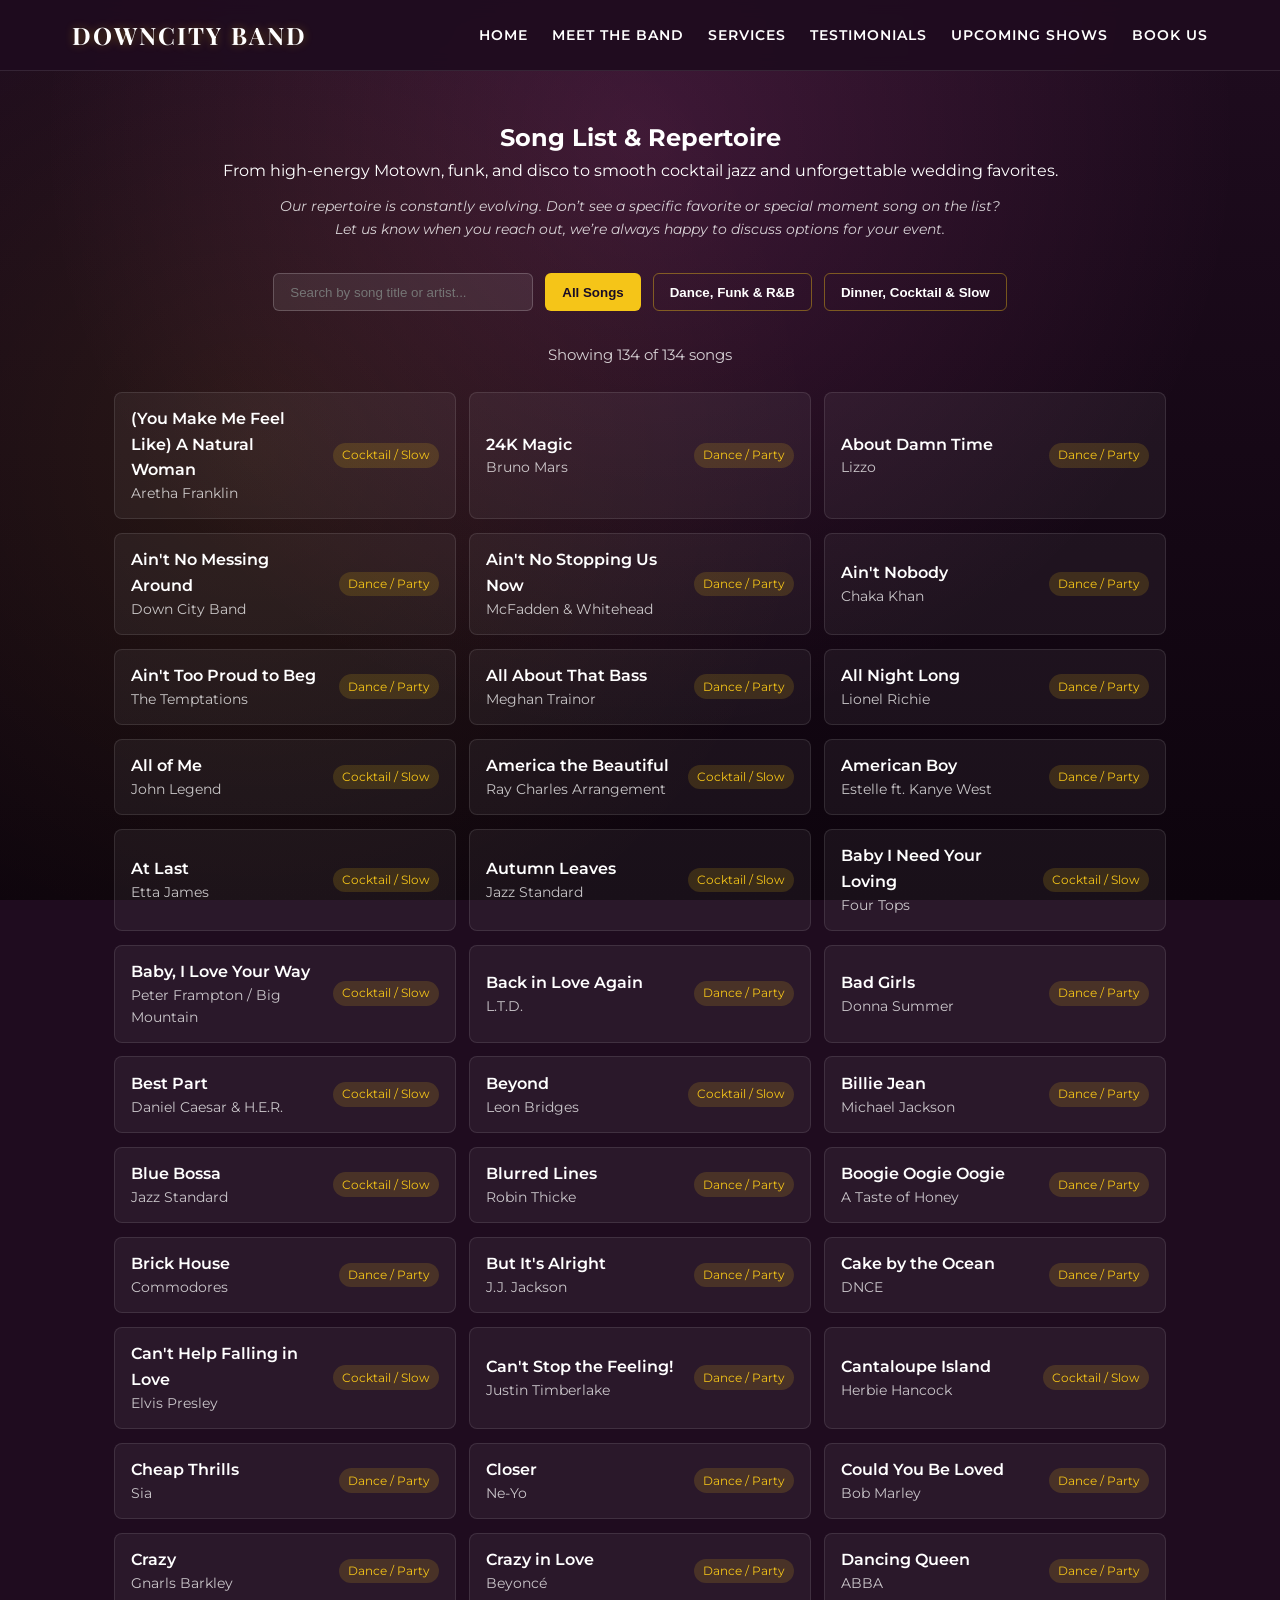
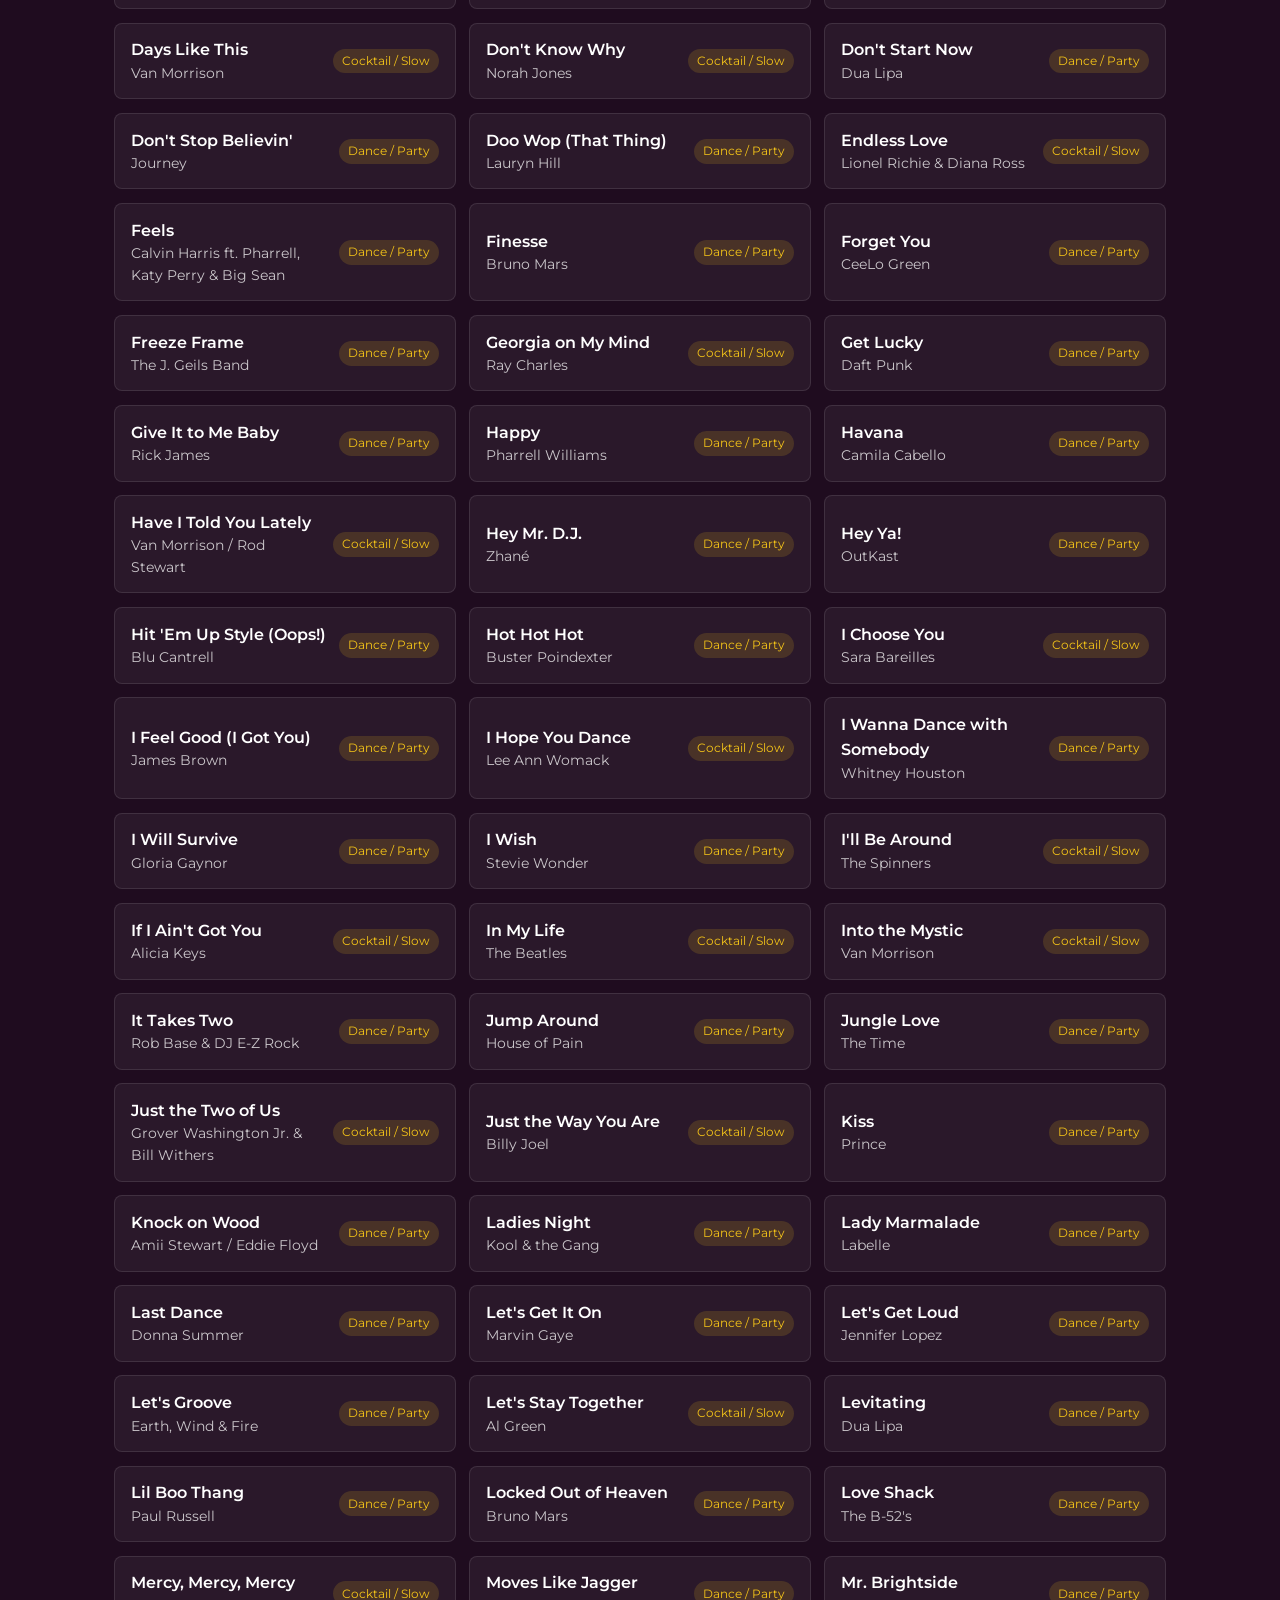
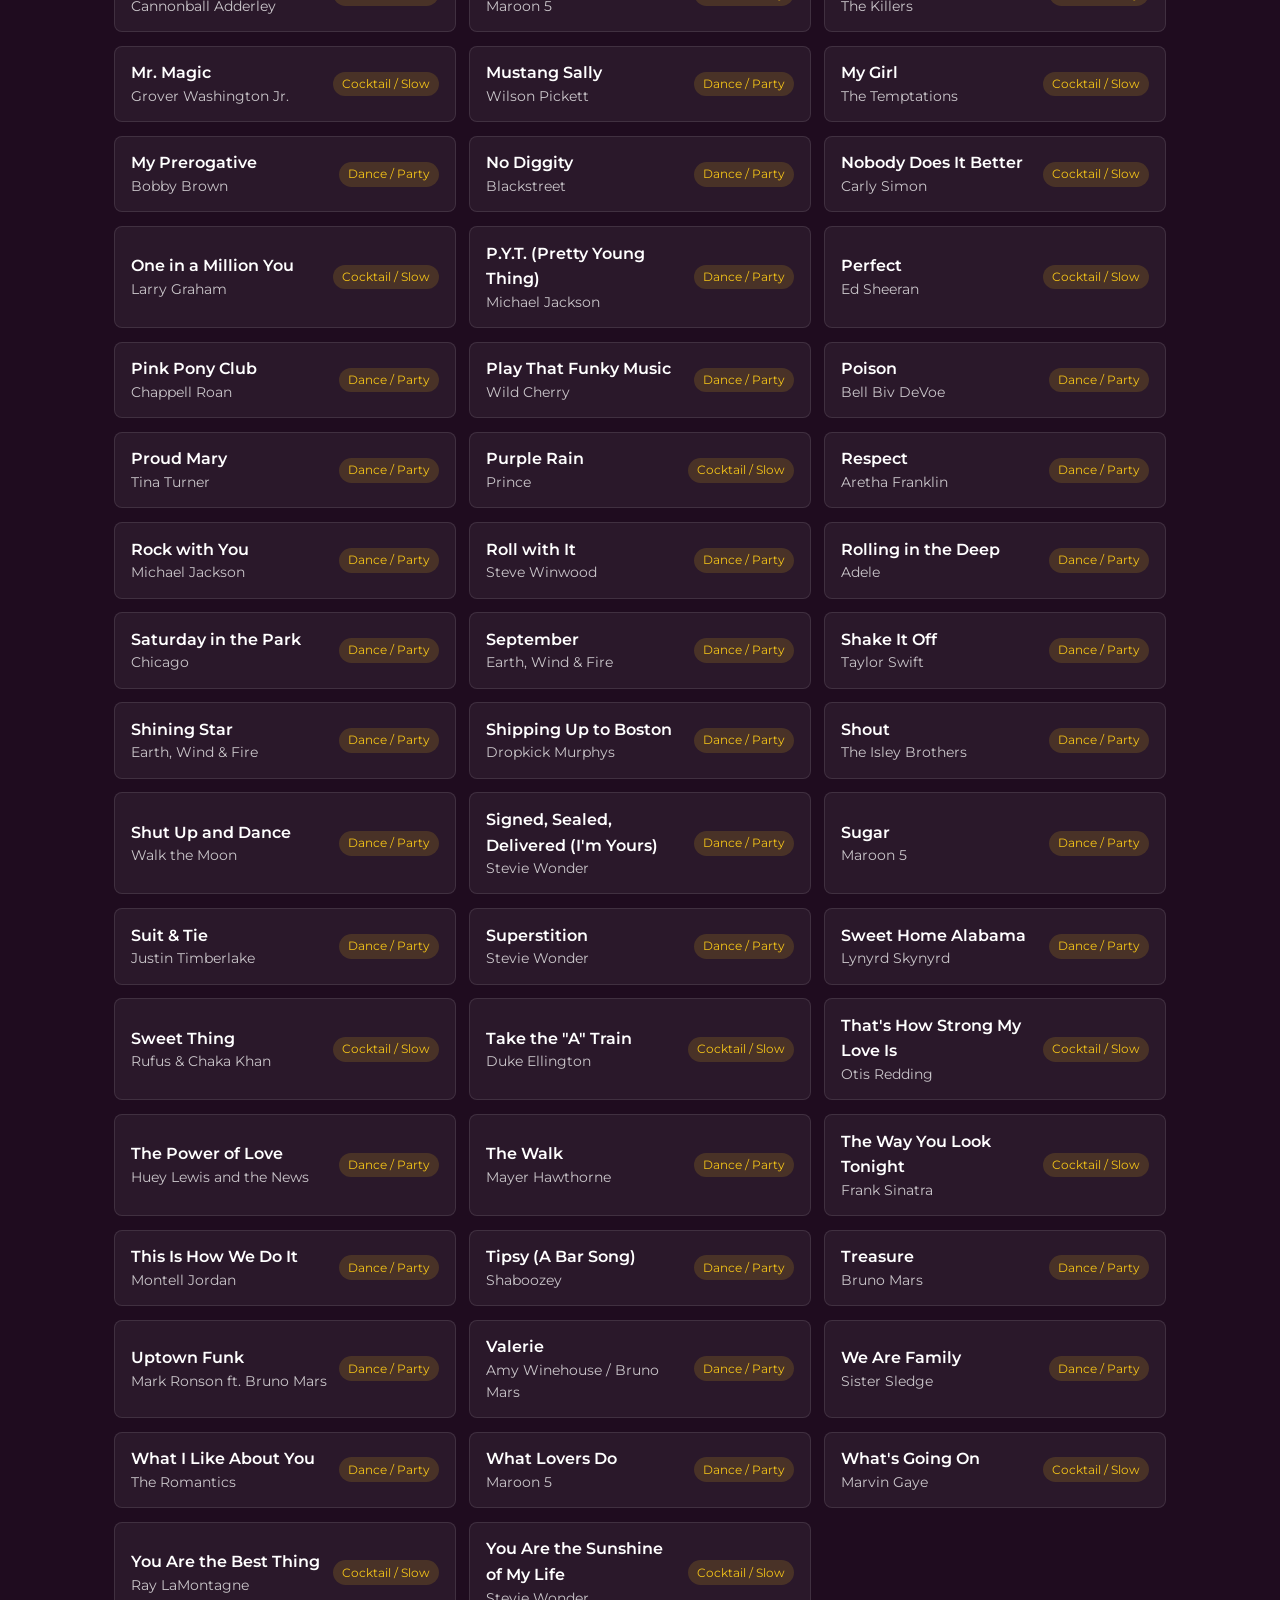
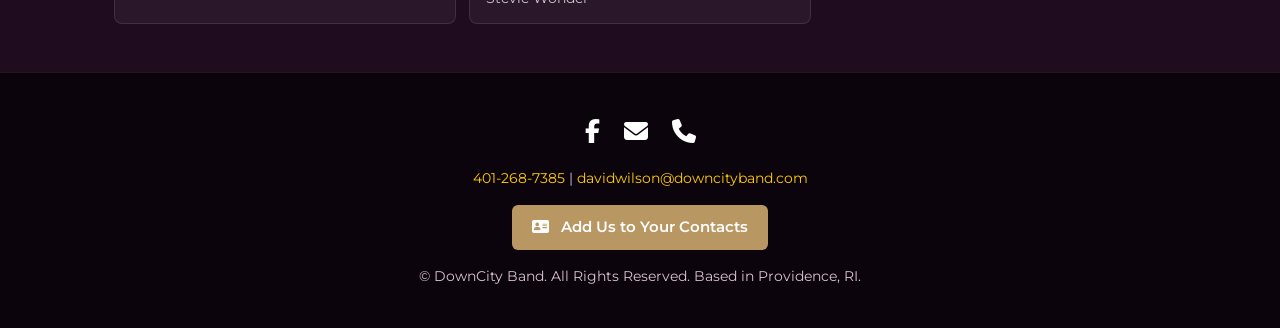
<file: songs.html>
<!DOCTYPE html>
<html lang="en">
<head>

  <!-- Google tag (gtag.js) -->
  <script async src="https://www.googletagmanager.com/gtag/js?id=G-S92LP4NTJH"></script>
  <script>
    window.dataLayer = window.dataLayer || [];
    function gtag(){dataLayer.push(arguments);}
    gtag('js', new Date());

    gtag('config', 'G-S92LP4NTJH');
  </script>

  <meta charset="UTF-8">
  <meta name="viewport" content="width=device-width, initial-scale=1.0">
  <title>Testimonials | DownCity Band</title>
  
  <!-- Global Stylesheet -->
  <link rel="stylesheet" href="css/styles.css">

  <!-- SEO & Open Graph Tags -->
  <meta name="description" content="Read wedding and event reviews for DownCity Band, Providence RI's premier live music ensemble.">
  <meta property="og:site_name" content="DOWN CITY BAND">
  <meta property="og:title" content="Testimonials | DownCity Band">
  <meta property="og:description" content="See what couples and clients have to say about DownCity Band.">
  <meta property="og:image" content="media/logo2_1_orig.png">
  <meta property="og:url" content="https://www.downcityband.com/testimonials.html">

  <!-- Google Fonts & Font Awesome Icons -->
  <link rel="preconnect" href="https://fonts.googleapis.com">
  <link rel="preconnect" href="https://fonts.gstatic.com" crossorigin>
  <link href="https://fonts.googleapis.com/css2?family=Montserrat:wght@400;600;700&family=Playfair+Display:ital,wght@0,600;0,700;1,400&display=swap" rel="stylesheet">
  <link rel="stylesheet" href="https://cdnjs.cloudflare.com/ajax/libs/font-awesome/6.4.0/css/all.min.css">
</head>
<body>

  <!-- Global Header & Navigation -->
  <header>
    <nav>
      <div class="nav-logo">DOWNCITY BAND</div>
      <button class="menu-toggle" aria-label="Toggle navigation">
        <i class="fas fa-bars"></i>
      </button>
      <ul class="nav-links">
        <li><a href="index.html#home">Home</a></li>
        <li><a href="band.html">Meet the Band</a></li>
        <li><a href="services.html">Services</a></li>
        <li><a href="testimonials.html" class="active">Testimonials</a></li>
        <li><a href="index.html#shows">Upcoming Shows</a></li>
        <li><a href="index.html#contact">Book Us</a></li>
      </ul>
    </nav>
  </header>

  <!-- Main Content -->
  <main>
   <section class="songs-section" style="max-width: 1100px; margin: 0 auto; padding: 3rem 1.5rem;">
 <div style="text-align: center; margin-bottom: 2rem;">
    <h1>Song List &amp; Repertoire</h1>
    <p>From high-energy Motown, funk, and disco to smooth cocktail jazz and unforgettable wedding favorites.</p>
    <p style="font-size: 0.9rem; opacity: 0.8; max-width: 720px; margin: 0.75rem auto 0; font-style: italic;">
      Our repertoire is constantly evolving. Don’t see a specific favorite or special moment song on the list? Let us know when you reach out, we’re always happy to discuss options for your event.
    </p>
  </div>

  <!-- Search & Category Filter Controls -->
  <div class="song-controls" style="display: flex; flex-wrap: wrap; gap: 0.75rem; justify-content: center; margin-bottom: 2rem;">
    <input
      type="text"
      id="song-search"
      placeholder="Search by song title or artist..."
      aria-label="Search songs"
      style="padding: 0.65rem 1rem; border-radius: 6px; border: 1px solid rgba(255,255,255,0.2); background: rgba(255,255,255,0.08); color: #fff; min-width: 260px;"
    />
    <button type="button" class="filter-btn active" data-filter="all">All Songs</button>
    <button type="button" class="filter-btn" data-filter="Dance, Funk &amp; R&amp;B">Dance, Funk &amp; R&amp;B</button>
    <button type="button" class="filter-btn" data-filter="Dinner, Cocktail &amp; Slow">Dinner, Cocktail &amp; Slow</button>
  </div>

  <p id="song-count" style="text-align: center; opacity: 0.8; margin-bottom: 1.5rem; font-size: 0.95rem;"></p>

  <!-- Pre-rendered Static Song Grid -->
  <div id="songs-container" class="songs-grid">
        <div class="song-item" data-category="Dinner, Cocktail &amp; Slow">
          <div class="song-info">
            <span class="song-title">(You Make Me Feel Like) A Natural Woman</span>
            <span class="song-artist">Aretha Franklin</span>
          </div>
          <span class="song-badge">Cocktail / Slow</span>
        </div>
        <div class="song-item" data-category="Dance, Funk &amp; R&amp;B">
          <div class="song-info">
            <span class="song-title">24K Magic</span>
            <span class="song-artist">Bruno Mars</span>
          </div>
          <span class="song-badge">Dance / Party</span>
        </div>
        <div class="song-item" data-category="Dance, Funk &amp; R&amp;B">
          <div class="song-info">
            <span class="song-title">About Damn Time</span>
            <span class="song-artist">Lizzo</span>
          </div>
          <span class="song-badge">Dance / Party</span>
        </div>
        <div class="song-item" data-category="Dance, Funk &amp; R&amp;B">
          <div class="song-info">
            <span class="song-title">Ain't No Messing Around</span>
            <span class="song-artist">Down City Band</span>
          </div>
          <span class="song-badge">Dance / Party</span>
        </div>
        <div class="song-item" data-category="Dance, Funk &amp; R&amp;B">
          <div class="song-info">
            <span class="song-title">Ain't No Stopping Us Now</span>
            <span class="song-artist">McFadden &amp; Whitehead</span>
          </div>
          <span class="song-badge">Dance / Party</span>
        </div>
        <div class="song-item" data-category="Dance, Funk &amp; R&amp;B">
          <div class="song-info">
            <span class="song-title">Ain't Nobody</span>
            <span class="song-artist">Chaka Khan</span>
          </div>
          <span class="song-badge">Dance / Party</span>
        </div>
        <div class="song-item" data-category="Dance, Funk &amp; R&amp;B">
          <div class="song-info">
            <span class="song-title">Ain't Too Proud to Beg</span>
            <span class="song-artist">The Temptations</span>
          </div>
          <span class="song-badge">Dance / Party</span>
        </div>
        <div class="song-item" data-category="Dance, Funk &amp; R&amp;B">
          <div class="song-info">
            <span class="song-title">All About That Bass</span>
            <span class="song-artist">Meghan Trainor</span>
          </div>
          <span class="song-badge">Dance / Party</span>
        </div>
        <div class="song-item" data-category="Dance, Funk &amp; R&amp;B">
          <div class="song-info">
            <span class="song-title">All Night Long</span>
            <span class="song-artist">Lionel Richie</span>
          </div>
          <span class="song-badge">Dance / Party</span>
        </div>
        <div class="song-item" data-category="Dinner, Cocktail &amp; Slow">
          <div class="song-info">
            <span class="song-title">All of Me</span>
            <span class="song-artist">John Legend</span>
          </div>
          <span class="song-badge">Cocktail / Slow</span>
        </div>
        <div class="song-item" data-category="Dinner, Cocktail &amp; Slow">
          <div class="song-info">
            <span class="song-title">America the Beautiful</span>
            <span class="song-artist">Ray Charles Arrangement</span>
          </div>
          <span class="song-badge">Cocktail / Slow</span>
        </div>
        <div class="song-item" data-category="Dance, Funk &amp; R&amp;B">
          <div class="song-info">
            <span class="song-title">American Boy</span>
            <span class="song-artist">Estelle ft. Kanye West</span>
          </div>
          <span class="song-badge">Dance / Party</span>
        </div>
        <div class="song-item" data-category="Dinner, Cocktail &amp; Slow">
          <div class="song-info">
            <span class="song-title">At Last</span>
            <span class="song-artist">Etta James</span>
          </div>
          <span class="song-badge">Cocktail / Slow</span>
        </div>
        <div class="song-item" data-category="Dinner, Cocktail &amp; Slow">
          <div class="song-info">
            <span class="song-title">Autumn Leaves</span>
            <span class="song-artist">Jazz Standard</span>
          </div>
          <span class="song-badge">Cocktail / Slow</span>
        </div>
        <div class="song-item" data-category="Dinner, Cocktail &amp; Slow">
          <div class="song-info">
            <span class="song-title">Baby I Need Your Loving</span>
            <span class="song-artist">Four Tops</span>
          </div>
          <span class="song-badge">Cocktail / Slow</span>
        </div>
        <div class="song-item" data-category="Dinner, Cocktail &amp; Slow">
          <div class="song-info">
            <span class="song-title">Baby, I Love Your Way</span>
            <span class="song-artist">Peter Frampton / Big Mountain</span>
          </div>
          <span class="song-badge">Cocktail / Slow</span>
        </div>
        <div class="song-item" data-category="Dance, Funk &amp; R&amp;B">
          <div class="song-info">
            <span class="song-title">Back in Love Again</span>
            <span class="song-artist">L.T.D.</span>
          </div>
          <span class="song-badge">Dance / Party</span>
        </div>
        <div class="song-item" data-category="Dance, Funk &amp; R&amp;B">
          <div class="song-info">
            <span class="song-title">Bad Girls</span>
            <span class="song-artist">Donna Summer</span>
          </div>
          <span class="song-badge">Dance / Party</span>
        </div>
        <div class="song-item" data-category="Dinner, Cocktail &amp; Slow">
          <div class="song-info">
            <span class="song-title">Best Part</span>
            <span class="song-artist">Daniel Caesar &amp; H.E.R.</span>
          </div>
          <span class="song-badge">Cocktail / Slow</span>
        </div>
        <div class="song-item" data-category="Dinner, Cocktail &amp; Slow">
          <div class="song-info">
            <span class="song-title">Beyond</span>
            <span class="song-artist">Leon Bridges</span>
          </div>
          <span class="song-badge">Cocktail / Slow</span>
        </div>
        <div class="song-item" data-category="Dance, Funk &amp; R&amp;B">
          <div class="song-info">
            <span class="song-title">Billie Jean</span>
            <span class="song-artist">Michael Jackson</span>
          </div>
          <span class="song-badge">Dance / Party</span>
        </div>
        <div class="song-item" data-category="Dinner, Cocktail &amp; Slow">
          <div class="song-info">
            <span class="song-title">Blue Bossa</span>
            <span class="song-artist">Jazz Standard</span>
          </div>
          <span class="song-badge">Cocktail / Slow</span>
        </div>
        <div class="song-item" data-category="Dance, Funk &amp; R&amp;B">
          <div class="song-info">
            <span class="song-title">Blurred Lines</span>
            <span class="song-artist">Robin Thicke</span>
          </div>
          <span class="song-badge">Dance / Party</span>
        </div>
        <div class="song-item" data-category="Dance, Funk &amp; R&amp;B">
          <div class="song-info">
            <span class="song-title">Boogie Oogie Oogie</span>
            <span class="song-artist">A Taste of Honey</span>
          </div>
          <span class="song-badge">Dance / Party</span>
        </div>
        <div class="song-item" data-category="Dance, Funk &amp; R&amp;B">
          <div class="song-info">
            <span class="song-title">Brick House</span>
            <span class="song-artist">Commodores</span>
          </div>
          <span class="song-badge">Dance / Party</span>
        </div>
        <div class="song-item" data-category="Dance, Funk &amp; R&amp;B">
          <div class="song-info">
            <span class="song-title">But It's Alright</span>
            <span class="song-artist">J.J. Jackson</span>
          </div>
          <span class="song-badge">Dance / Party</span>
        </div>
        <div class="song-item" data-category="Dance, Funk &amp; R&amp;B">
          <div class="song-info">
            <span class="song-title">Cake by the Ocean</span>
            <span class="song-artist">DNCE</span>
          </div>
          <span class="song-badge">Dance / Party</span>
        </div>
        <div class="song-item" data-category="Dinner, Cocktail &amp; Slow">
          <div class="song-info">
            <span class="song-title">Can't Help Falling in Love</span>
            <span class="song-artist">Elvis Presley</span>
          </div>
          <span class="song-badge">Cocktail / Slow</span>
        </div>
        <div class="song-item" data-category="Dance, Funk &amp; R&amp;B">
          <div class="song-info">
            <span class="song-title">Can't Stop the Feeling!</span>
            <span class="song-artist">Justin Timberlake</span>
          </div>
          <span class="song-badge">Dance / Party</span>
        </div>
        <div class="song-item" data-category="Dinner, Cocktail &amp; Slow">
          <div class="song-info">
            <span class="song-title">Cantaloupe Island</span>
            <span class="song-artist">Herbie Hancock</span>
          </div>
          <span class="song-badge">Cocktail / Slow</span>
        </div>
        <div class="song-item" data-category="Dance, Funk &amp; R&amp;B">
          <div class="song-info">
            <span class="song-title">Cheap Thrills</span>
            <span class="song-artist">Sia</span>
          </div>
          <span class="song-badge">Dance / Party</span>
        </div>
        <div class="song-item" data-category="Dance, Funk &amp; R&amp;B">
          <div class="song-info">
            <span class="song-title">Closer</span>
            <span class="song-artist">Ne-Yo</span>
          </div>
          <span class="song-badge">Dance / Party</span>
        </div>
        <div class="song-item" data-category="Dance, Funk &amp; R&amp;B">
          <div class="song-info">
            <span class="song-title">Could You Be Loved</span>
            <span class="song-artist">Bob Marley</span>
          </div>
          <span class="song-badge">Dance / Party</span>
        </div>
        <div class="song-item" data-category="Dance, Funk &amp; R&amp;B">
          <div class="song-info">
            <span class="song-title">Crazy</span>
            <span class="song-artist">Gnarls Barkley</span>
          </div>
          <span class="song-badge">Dance / Party</span>
        </div>
        <div class="song-item" data-category="Dance, Funk &amp; R&amp;B">
          <div class="song-info">
            <span class="song-title">Crazy in Love</span>
            <span class="song-artist">Beyoncé</span>
          </div>
          <span class="song-badge">Dance / Party</span>
        </div>
        <div class="song-item" data-category="Dance, Funk &amp; R&amp;B">
          <div class="song-info">
            <span class="song-title">Dancing Queen</span>
            <span class="song-artist">ABBA</span>
          </div>
          <span class="song-badge">Dance / Party</span>
        </div>
        <div class="song-item" data-category="Dinner, Cocktail &amp; Slow">
          <div class="song-info">
            <span class="song-title">Days Like This</span>
            <span class="song-artist">Van Morrison</span>
          </div>
          <span class="song-badge">Cocktail / Slow</span>
        </div>
        <div class="song-item" data-category="Dinner, Cocktail &amp; Slow">
          <div class="song-info">
            <span class="song-title">Don't Know Why</span>
            <span class="song-artist">Norah Jones</span>
          </div>
          <span class="song-badge">Cocktail / Slow</span>
        </div>
        <div class="song-item" data-category="Dance, Funk &amp; R&amp;B">
          <div class="song-info">
            <span class="song-title">Don't Start Now</span>
            <span class="song-artist">Dua Lipa</span>
          </div>
          <span class="song-badge">Dance / Party</span>
        </div>
        <div class="song-item" data-category="Dance, Funk &amp; R&amp;B">
          <div class="song-info">
            <span class="song-title">Don't Stop Believin'</span>
            <span class="song-artist">Journey</span>
          </div>
          <span class="song-badge">Dance / Party</span>
        </div>
        <div class="song-item" data-category="Dance, Funk &amp; R&amp;B">
          <div class="song-info">
            <span class="song-title">Doo Wop (That Thing)</span>
            <span class="song-artist">Lauryn Hill</span>
          </div>
          <span class="song-badge">Dance / Party</span>
        </div>
        <div class="song-item" data-category="Dinner, Cocktail &amp; Slow">
          <div class="song-info">
            <span class="song-title">Endless Love</span>
            <span class="song-artist">Lionel Richie &amp; Diana Ross</span>
          </div>
          <span class="song-badge">Cocktail / Slow</span>
        </div>
        <div class="song-item" data-category="Dance, Funk &amp; R&amp;B">
          <div class="song-info">
            <span class="song-title">Feels</span>
            <span class="song-artist">Calvin Harris ft. Pharrell, Katy Perry &amp; Big Sean</span>
          </div>
          <span class="song-badge">Dance / Party</span>
        </div>
        <div class="song-item" data-category="Dance, Funk &amp; R&amp;B">
          <div class="song-info">
            <span class="song-title">Finesse</span>
            <span class="song-artist">Bruno Mars</span>
          </div>
          <span class="song-badge">Dance / Party</span>
        </div>
        <div class="song-item" data-category="Dance, Funk &amp; R&amp;B">
          <div class="song-info">
            <span class="song-title">Forget You</span>
            <span class="song-artist">CeeLo Green</span>
          </div>
          <span class="song-badge">Dance / Party</span>
        </div>
        <div class="song-item" data-category="Dance, Funk &amp; R&amp;B">
          <div class="song-info">
            <span class="song-title">Freeze Frame</span>
            <span class="song-artist">The J. Geils Band</span>
          </div>
          <span class="song-badge">Dance / Party</span>
        </div>
        <div class="song-item" data-category="Dinner, Cocktail &amp; Slow">
          <div class="song-info">
            <span class="song-title">Georgia on My Mind</span>
            <span class="song-artist">Ray Charles</span>
          </div>
          <span class="song-badge">Cocktail / Slow</span>
        </div>
        <div class="song-item" data-category="Dance, Funk &amp; R&amp;B">
          <div class="song-info">
            <span class="song-title">Get Lucky</span>
            <span class="song-artist">Daft Punk</span>
          </div>
          <span class="song-badge">Dance / Party</span>
        </div>
        <div class="song-item" data-category="Dance, Funk &amp; R&amp;B">
          <div class="song-info">
            <span class="song-title">Give It to Me Baby</span>
            <span class="song-artist">Rick James</span>
          </div>
          <span class="song-badge">Dance / Party</span>
        </div>
        <div class="song-item" data-category="Dance, Funk &amp; R&amp;B">
          <div class="song-info">
            <span class="song-title">Happy</span>
            <span class="song-artist">Pharrell Williams</span>
          </div>
          <span class="song-badge">Dance / Party</span>
        </div>
        <div class="song-item" data-category="Dance, Funk &amp; R&amp;B">
          <div class="song-info">
            <span class="song-title">Havana</span>
            <span class="song-artist">Camila Cabello</span>
          </div>
          <span class="song-badge">Dance / Party</span>
        </div>
        <div class="song-item" data-category="Dinner, Cocktail &amp; Slow">
          <div class="song-info">
            <span class="song-title">Have I Told You Lately</span>
            <span class="song-artist">Van Morrison / Rod Stewart</span>
          </div>
          <span class="song-badge">Cocktail / Slow</span>
        </div>
        <div class="song-item" data-category="Dance, Funk &amp; R&amp;B">
          <div class="song-info">
            <span class="song-title">Hey Mr. D.J.</span>
            <span class="song-artist">Zhané</span>
          </div>
          <span class="song-badge">Dance / Party</span>
        </div>
        <div class="song-item" data-category="Dance, Funk &amp; R&amp;B">
          <div class="song-info">
            <span class="song-title">Hey Ya!</span>
            <span class="song-artist">OutKast</span>
          </div>
          <span class="song-badge">Dance / Party</span>
        </div>
        <div class="song-item" data-category="Dance, Funk &amp; R&amp;B">
          <div class="song-info">
            <span class="song-title">Hit 'Em Up Style (Oops!)</span>
            <span class="song-artist">Blu Cantrell</span>
          </div>
          <span class="song-badge">Dance / Party</span>
        </div>
        <div class="song-item" data-category="Dance, Funk &amp; R&amp;B">
          <div class="song-info">
            <span class="song-title">Hot Hot Hot</span>
            <span class="song-artist">Buster Poindexter</span>
          </div>
          <span class="song-badge">Dance / Party</span>
        </div>
        <div class="song-item" data-category="Dinner, Cocktail &amp; Slow">
          <div class="song-info">
            <span class="song-title">I Choose You</span>
            <span class="song-artist">Sara Bareilles</span>
          </div>
          <span class="song-badge">Cocktail / Slow</span>
        </div>
        <div class="song-item" data-category="Dance, Funk &amp; R&amp;B">
          <div class="song-info">
            <span class="song-title">I Feel Good (I Got You)</span>
            <span class="song-artist">James Brown</span>
          </div>
          <span class="song-badge">Dance / Party</span>
        </div>
        <div class="song-item" data-category="Dinner, Cocktail &amp; Slow">
          <div class="song-info">
            <span class="song-title">I Hope You Dance</span>
            <span class="song-artist">Lee Ann Womack</span>
          </div>
          <span class="song-badge">Cocktail / Slow</span>
        </div>
        <div class="song-item" data-category="Dance, Funk &amp; R&amp;B">
          <div class="song-info">
            <span class="song-title">I Wanna Dance with Somebody</span>
            <span class="song-artist">Whitney Houston</span>
          </div>
          <span class="song-badge">Dance / Party</span>
        </div>
        <div class="song-item" data-category="Dance, Funk &amp; R&amp;B">
          <div class="song-info">
            <span class="song-title">I Will Survive</span>
            <span class="song-artist">Gloria Gaynor</span>
          </div>
          <span class="song-badge">Dance / Party</span>
        </div>
        <div class="song-item" data-category="Dance, Funk &amp; R&amp;B">
          <div class="song-info">
            <span class="song-title">I Wish</span>
            <span class="song-artist">Stevie Wonder</span>
          </div>
          <span class="song-badge">Dance / Party</span>
        </div>
        <div class="song-item" data-category="Dinner, Cocktail &amp; Slow">
          <div class="song-info">
            <span class="song-title">I'll Be Around</span>
            <span class="song-artist">The Spinners</span>
          </div>
          <span class="song-badge">Cocktail / Slow</span>
        </div>
        <div class="song-item" data-category="Dinner, Cocktail &amp; Slow">
          <div class="song-info">
            <span class="song-title">If I Ain't Got You</span>
            <span class="song-artist">Alicia Keys</span>
          </div>
          <span class="song-badge">Cocktail / Slow</span>
        </div>
        <div class="song-item" data-category="Dinner, Cocktail &amp; Slow">
          <div class="song-info">
            <span class="song-title">In My Life</span>
            <span class="song-artist">The Beatles</span>
          </div>
          <span class="song-badge">Cocktail / Slow</span>
        </div>
        <div class="song-item" data-category="Dinner, Cocktail &amp; Slow">
          <div class="song-info">
            <span class="song-title">Into the Mystic</span>
            <span class="song-artist">Van Morrison</span>
          </div>
          <span class="song-badge">Cocktail / Slow</span>
        </div>
        <div class="song-item" data-category="Dance, Funk &amp; R&amp;B">
          <div class="song-info">
            <span class="song-title">It Takes Two</span>
            <span class="song-artist">Rob Base &amp; DJ E-Z Rock</span>
          </div>
          <span class="song-badge">Dance / Party</span>
        </div>
        <div class="song-item" data-category="Dance, Funk &amp; R&amp;B">
          <div class="song-info">
            <span class="song-title">Jump Around</span>
            <span class="song-artist">House of Pain</span>
          </div>
          <span class="song-badge">Dance / Party</span>
        </div>
        <div class="song-item" data-category="Dance, Funk &amp; R&amp;B">
          <div class="song-info">
            <span class="song-title">Jungle Love</span>
            <span class="song-artist">The Time</span>
          </div>
          <span class="song-badge">Dance / Party</span>
        </div>
        <div class="song-item" data-category="Dinner, Cocktail &amp; Slow">
          <div class="song-info">
            <span class="song-title">Just the Two of Us</span>
            <span class="song-artist">Grover Washington Jr. &amp; Bill Withers</span>
          </div>
          <span class="song-badge">Cocktail / Slow</span>
        </div>
        <div class="song-item" data-category="Dinner, Cocktail &amp; Slow">
          <div class="song-info">
            <span class="song-title">Just the Way You Are</span>
            <span class="song-artist">Billy Joel</span>
          </div>
          <span class="song-badge">Cocktail / Slow</span>
        </div>
        <div class="song-item" data-category="Dance, Funk &amp; R&amp;B">
          <div class="song-info">
            <span class="song-title">Kiss</span>
            <span class="song-artist">Prince</span>
          </div>
          <span class="song-badge">Dance / Party</span>
        </div>
        <div class="song-item" data-category="Dance, Funk &amp; R&amp;B">
          <div class="song-info">
            <span class="song-title">Knock on Wood</span>
            <span class="song-artist">Amii Stewart / Eddie Floyd</span>
          </div>
          <span class="song-badge">Dance / Party</span>
        </div>
        <div class="song-item" data-category="Dance, Funk &amp; R&amp;B">
          <div class="song-info">
            <span class="song-title">Ladies Night</span>
            <span class="song-artist">Kool &amp; the Gang</span>
          </div>
          <span class="song-badge">Dance / Party</span>
        </div>
        <div class="song-item" data-category="Dance, Funk &amp; R&amp;B">
          <div class="song-info">
            <span class="song-title">Lady Marmalade</span>
            <span class="song-artist">Labelle</span>
          </div>
          <span class="song-badge">Dance / Party</span>
        </div>
        <div class="song-item" data-category="Dance, Funk &amp; R&amp;B">
          <div class="song-info">
            <span class="song-title">Last Dance</span>
            <span class="song-artist">Donna Summer</span>
          </div>
          <span class="song-badge">Dance / Party</span>
        </div>
        <div class="song-item" data-category="Dance, Funk &amp; R&amp;B">
          <div class="song-info">
            <span class="song-title">Let's Get It On</span>
            <span class="song-artist">Marvin Gaye</span>
          </div>
          <span class="song-badge">Dance / Party</span>
        </div>
        <div class="song-item" data-category="Dance, Funk &amp; R&amp;B">
          <div class="song-info">
            <span class="song-title">Let's Get Loud</span>
            <span class="song-artist">Jennifer Lopez</span>
          </div>
          <span class="song-badge">Dance / Party</span>
        </div>
        <div class="song-item" data-category="Dance, Funk &amp; R&amp;B">
          <div class="song-info">
            <span class="song-title">Let's Groove</span>
            <span class="song-artist">Earth, Wind &amp; Fire</span>
          </div>
          <span class="song-badge">Dance / Party</span>
        </div>
        <div class="song-item" data-category="Dinner, Cocktail &amp; Slow">
          <div class="song-info">
            <span class="song-title">Let's Stay Together</span>
            <span class="song-artist">Al Green</span>
          </div>
          <span class="song-badge">Cocktail / Slow</span>
        </div>
        <div class="song-item" data-category="Dance, Funk &amp; R&amp;B">
          <div class="song-info">
            <span class="song-title">Levitating</span>
            <span class="song-artist">Dua Lipa</span>
          </div>
          <span class="song-badge">Dance / Party</span>
        </div>
        <div class="song-item" data-category="Dance, Funk &amp; R&amp;B">
          <div class="song-info">
            <span class="song-title">Lil Boo Thang</span>
            <span class="song-artist">Paul Russell</span>
          </div>
          <span class="song-badge">Dance / Party</span>
        </div>
        <div class="song-item" data-category="Dance, Funk &amp; R&amp;B">
          <div class="song-info">
            <span class="song-title">Locked Out of Heaven</span>
            <span class="song-artist">Bruno Mars</span>
          </div>
          <span class="song-badge">Dance / Party</span>
        </div>
        <div class="song-item" data-category="Dance, Funk &amp; R&amp;B">
          <div class="song-info">
            <span class="song-title">Love Shack</span>
            <span class="song-artist">The B-52's</span>
          </div>
          <span class="song-badge">Dance / Party</span>
        </div>
        <div class="song-item" data-category="Dinner, Cocktail &amp; Slow">
          <div class="song-info">
            <span class="song-title">Mercy, Mercy, Mercy</span>
            <span class="song-artist">Cannonball Adderley</span>
          </div>
          <span class="song-badge">Cocktail / Slow</span>
        </div>
        <div class="song-item" data-category="Dance, Funk &amp; R&amp;B">
          <div class="song-info">
            <span class="song-title">Moves Like Jagger</span>
            <span class="song-artist">Maroon 5</span>
          </div>
          <span class="song-badge">Dance / Party</span>
        </div>
        <div class="song-item" data-category="Dance, Funk &amp; R&amp;B">
          <div class="song-info">
            <span class="song-title">Mr. Brightside</span>
            <span class="song-artist">The Killers</span>
          </div>
          <span class="song-badge">Dance / Party</span>
        </div>
        <div class="song-item" data-category="Dinner, Cocktail &amp; Slow">
          <div class="song-info">
            <span class="song-title">Mr. Magic</span>
            <span class="song-artist">Grover Washington Jr.</span>
          </div>
          <span class="song-badge">Cocktail / Slow</span>
        </div>
        <div class="song-item" data-category="Dance, Funk &amp; R&amp;B">
          <div class="song-info">
            <span class="song-title">Mustang Sally</span>
            <span class="song-artist">Wilson Pickett</span>
          </div>
          <span class="song-badge">Dance / Party</span>
        </div>
        <div class="song-item" data-category="Dinner, Cocktail &amp; Slow">
          <div class="song-info">
            <span class="song-title">My Girl</span>
            <span class="song-artist">The Temptations</span>
          </div>
          <span class="song-badge">Cocktail / Slow</span>
        </div>
        <div class="song-item" data-category="Dance, Funk &amp; R&amp;B">
          <div class="song-info">
            <span class="song-title">My Prerogative</span>
            <span class="song-artist">Bobby Brown</span>
          </div>
          <span class="song-badge">Dance / Party</span>
        </div>
        <div class="song-item" data-category="Dance, Funk &amp; R&amp;B">
          <div class="song-info">
            <span class="song-title">No Diggity</span>
            <span class="song-artist">Blackstreet</span>
          </div>
          <span class="song-badge">Dance / Party</span>
        </div>
        <div class="song-item" data-category="Dinner, Cocktail &amp; Slow">
          <div class="song-info">
            <span class="song-title">Nobody Does It Better</span>
            <span class="song-artist">Carly Simon</span>
          </div>
          <span class="song-badge">Cocktail / Slow</span>
        </div>
        <div class="song-item" data-category="Dinner, Cocktail &amp; Slow">
          <div class="song-info">
            <span class="song-title">One in a Million You</span>
            <span class="song-artist">Larry Graham</span>
          </div>
          <span class="song-badge">Cocktail / Slow</span>
        </div>
        <div class="song-item" data-category="Dance, Funk &amp; R&amp;B">
          <div class="song-info">
            <span class="song-title">P.Y.T. (Pretty Young Thing)</span>
            <span class="song-artist">Michael Jackson</span>
          </div>
          <span class="song-badge">Dance / Party</span>
        </div>
        <div class="song-item" data-category="Dinner, Cocktail &amp; Slow">
          <div class="song-info">
            <span class="song-title">Perfect</span>
            <span class="song-artist">Ed Sheeran</span>
          </div>
          <span class="song-badge">Cocktail / Slow</span>
        </div>
        <div class="song-item" data-category="Dance, Funk &amp; R&amp;B">
          <div class="song-info">
            <span class="song-title">Pink Pony Club</span>
            <span class="song-artist">Chappell Roan</span>
          </div>
          <span class="song-badge">Dance / Party</span>
        </div>
        <div class="song-item" data-category="Dance, Funk &amp; R&amp;B">
          <div class="song-info">
            <span class="song-title">Play That Funky Music</span>
            <span class="song-artist">Wild Cherry</span>
          </div>
          <span class="song-badge">Dance / Party</span>
        </div>
        <div class="song-item" data-category="Dance, Funk &amp; R&amp;B">
          <div class="song-info">
            <span class="song-title">Poison</span>
            <span class="song-artist">Bell Biv DeVoe</span>
          </div>
          <span class="song-badge">Dance / Party</span>
        </div>
        <div class="song-item" data-category="Dance, Funk &amp; R&amp;B">
          <div class="song-info">
            <span class="song-title">Proud Mary</span>
            <span class="song-artist">Tina Turner</span>
          </div>
          <span class="song-badge">Dance / Party</span>
        </div>
        <div class="song-item" data-category="Dinner, Cocktail &amp; Slow">
          <div class="song-info">
            <span class="song-title">Purple Rain</span>
            <span class="song-artist">Prince</span>
          </div>
          <span class="song-badge">Cocktail / Slow</span>
        </div>
        <div class="song-item" data-category="Dance, Funk &amp; R&amp;B">
          <div class="song-info">
            <span class="song-title">Respect</span>
            <span class="song-artist">Aretha Franklin</span>
          </div>
          <span class="song-badge">Dance / Party</span>
        </div>
        <div class="song-item" data-category="Dance, Funk &amp; R&amp;B">
          <div class="song-info">
            <span class="song-title">Rock with You</span>
            <span class="song-artist">Michael Jackson</span>
          </div>
          <span class="song-badge">Dance / Party</span>
        </div>
        <div class="song-item" data-category="Dance, Funk &amp; R&amp;B">
          <div class="song-info">
            <span class="song-title">Roll with It</span>
            <span class="song-artist">Steve Winwood</span>
          </div>
          <span class="song-badge">Dance / Party</span>
        </div>
        <div class="song-item" data-category="Dance, Funk &amp; R&amp;B">
          <div class="song-info">
            <span class="song-title">Rolling in the Deep</span>
            <span class="song-artist">Adele</span>
          </div>
          <span class="song-badge">Dance / Party</span>
        </div>
        <div class="song-item" data-category="Dance, Funk &amp; R&amp;B">
          <div class="song-info">
            <span class="song-title">Saturday in the Park</span>
            <span class="song-artist">Chicago</span>
          </div>
          <span class="song-badge">Dance / Party</span>
        </div>
        <div class="song-item" data-category="Dance, Funk &amp; R&amp;B">
          <div class="song-info">
            <span class="song-title">September</span>
            <span class="song-artist">Earth, Wind &amp; Fire</span>
          </div>
          <span class="song-badge">Dance / Party</span>
        </div>
        <div class="song-item" data-category="Dance, Funk &amp; R&amp;B">
          <div class="song-info">
            <span class="song-title">Shake It Off</span>
            <span class="song-artist">Taylor Swift</span>
          </div>
          <span class="song-badge">Dance / Party</span>
        </div>
        <div class="song-item" data-category="Dance, Funk &amp; R&amp;B">
          <div class="song-info">
            <span class="song-title">Shining Star</span>
            <span class="song-artist">Earth, Wind &amp; Fire</span>
          </div>
          <span class="song-badge">Dance / Party</span>
        </div>
        <div class="song-item" data-category="Dance, Funk &amp; R&amp;B">
          <div class="song-info">
            <span class="song-title">Shipping Up to Boston</span>
            <span class="song-artist">Dropkick Murphys</span>
          </div>
          <span class="song-badge">Dance / Party</span>
        </div>
        <div class="song-item" data-category="Dance, Funk &amp; R&amp;B">
          <div class="song-info">
            <span class="song-title">Shout</span>
            <span class="song-artist">The Isley Brothers</span>
          </div>
          <span class="song-badge">Dance / Party</span>
        </div>
        <div class="song-item" data-category="Dance, Funk &amp; R&amp;B">
          <div class="song-info">
            <span class="song-title">Shut Up and Dance</span>
            <span class="song-artist">Walk the Moon</span>
          </div>
          <span class="song-badge">Dance / Party</span>
        </div>
        <div class="song-item" data-category="Dance, Funk &amp; R&amp;B">
          <div class="song-info">
            <span class="song-title">Signed, Sealed, Delivered (I'm Yours)</span>
            <span class="song-artist">Stevie Wonder</span>
          </div>
          <span class="song-badge">Dance / Party</span>
        </div>
        <div class="song-item" data-category="Dance, Funk &amp; R&amp;B">
          <div class="song-info">
            <span class="song-title">Sugar</span>
            <span class="song-artist">Maroon 5</span>
          </div>
          <span class="song-badge">Dance / Party</span>
        </div>
        <div class="song-item" data-category="Dance, Funk &amp; R&amp;B">
          <div class="song-info">
            <span class="song-title">Suit &amp; Tie</span>
            <span class="song-artist">Justin Timberlake</span>
          </div>
          <span class="song-badge">Dance / Party</span>
        </div>
        <div class="song-item" data-category="Dance, Funk &amp; R&amp;B">
          <div class="song-info">
            <span class="song-title">Superstition</span>
            <span class="song-artist">Stevie Wonder</span>
          </div>
          <span class="song-badge">Dance / Party</span>
        </div>
        <div class="song-item" data-category="Dance, Funk &amp; R&amp;B">
          <div class="song-info">
            <span class="song-title">Sweet Home Alabama</span>
            <span class="song-artist">Lynyrd Skynyrd</span>
          </div>
          <span class="song-badge">Dance / Party</span>
        </div>
        <div class="song-item" data-category="Dinner, Cocktail &amp; Slow">
          <div class="song-info">
            <span class="song-title">Sweet Thing</span>
            <span class="song-artist">Rufus &amp; Chaka Khan</span>
          </div>
          <span class="song-badge">Cocktail / Slow</span>
        </div>
        <div class="song-item" data-category="Dinner, Cocktail &amp; Slow">
          <div class="song-info">
            <span class="song-title">Take the &quot;A&quot; Train</span>
            <span class="song-artist">Duke Ellington</span>
          </div>
          <span class="song-badge">Cocktail / Slow</span>
        </div>
        <div class="song-item" data-category="Dinner, Cocktail &amp; Slow">
          <div class="song-info">
            <span class="song-title">That's How Strong My Love Is</span>
            <span class="song-artist">Otis Redding</span>
          </div>
          <span class="song-badge">Cocktail / Slow</span>
        </div>
        <div class="song-item" data-category="Dance, Funk &amp; R&amp;B">
          <div class="song-info">
            <span class="song-title">The Power of Love</span>
            <span class="song-artist">Huey Lewis and the News</span>
          </div>
          <span class="song-badge">Dance / Party</span>
        </div>
        <div class="song-item" data-category="Dance, Funk &amp; R&amp;B">
          <div class="song-info">
            <span class="song-title">The Walk</span>
            <span class="song-artist">Mayer Hawthorne</span>
          </div>
          <span class="song-badge">Dance / Party</span>
        </div>
        <div class="song-item" data-category="Dinner, Cocktail &amp; Slow">
          <div class="song-info">
            <span class="song-title">The Way You Look Tonight</span>
            <span class="song-artist">Frank Sinatra</span>
          </div>
          <span class="song-badge">Cocktail / Slow</span>
        </div>
        <div class="song-item" data-category="Dance, Funk &amp; R&amp;B">
          <div class="song-info">
            <span class="song-title">This Is How We Do It</span>
            <span class="song-artist">Montell Jordan</span>
          </div>
          <span class="song-badge">Dance / Party</span>
        </div>
        <div class="song-item" data-category="Dance, Funk &amp; R&amp;B">
          <div class="song-info">
            <span class="song-title">Tipsy (A Bar Song)</span>
            <span class="song-artist">Shaboozey</span>
          </div>
          <span class="song-badge">Dance / Party</span>
        </div>
        <div class="song-item" data-category="Dance, Funk &amp; R&amp;B">
          <div class="song-info">
            <span class="song-title">Treasure</span>
            <span class="song-artist">Bruno Mars</span>
          </div>
          <span class="song-badge">Dance / Party</span>
        </div>
        <div class="song-item" data-category="Dance, Funk &amp; R&amp;B">
          <div class="song-info">
            <span class="song-title">Uptown Funk</span>
            <span class="song-artist">Mark Ronson ft. Bruno Mars</span>
          </div>
          <span class="song-badge">Dance / Party</span>
        </div>
        <div class="song-item" data-category="Dance, Funk &amp; R&amp;B">
          <div class="song-info">
            <span class="song-title">Valerie</span>
            <span class="song-artist">Amy Winehouse / Bruno Mars</span>
          </div>
          <span class="song-badge">Dance / Party</span>
        </div>
        <div class="song-item" data-category="Dance, Funk &amp; R&amp;B">
          <div class="song-info">
            <span class="song-title">We Are Family</span>
            <span class="song-artist">Sister Sledge</span>
          </div>
          <span class="song-badge">Dance / Party</span>
        </div>
        <div class="song-item" data-category="Dance, Funk &amp; R&amp;B">
          <div class="song-info">
            <span class="song-title">What I Like About You</span>
            <span class="song-artist">The Romantics</span>
          </div>
          <span class="song-badge">Dance / Party</span>
        </div>
        <div class="song-item" data-category="Dance, Funk &amp; R&amp;B">
          <div class="song-info">
            <span class="song-title">What Lovers Do</span>
            <span class="song-artist">Maroon 5</span>
          </div>
          <span class="song-badge">Dance / Party</span>
        </div>
        <div class="song-item" data-category="Dinner, Cocktail &amp; Slow">
          <div class="song-info">
            <span class="song-title">What's Going On</span>
            <span class="song-artist">Marvin Gaye</span>
          </div>
          <span class="song-badge">Cocktail / Slow</span>
        </div>
        <div class="song-item" data-category="Dinner, Cocktail &amp; Slow">
          <div class="song-info">
            <span class="song-title">You Are the Best Thing</span>
            <span class="song-artist">Ray LaMontagne</span>
          </div>
          <span class="song-badge">Cocktail / Slow</span>
        </div>
        <div class="song-item" data-category="Dinner, Cocktail &amp; Slow">
          <div class="song-info">
            <span class="song-title">You Are the Sunshine of My Life</span>
            <span class="song-artist">Stevie Wonder</span>
          </div>
          <span class="song-badge">Cocktail / Slow</span>
        </div>
      </div> <!-- /songs-container -->
</section>

<style>
  .songs-grid {
    display: grid;
    grid-template-columns: repeat(auto-fill, minmax(300px, 1fr));
    gap: 0.85rem;
  }
  .song-item {
    display: flex;
    justify-content: space-between;
    align-items: center;
    gap: 0.75rem;
    padding: 0.85rem 1rem;
    border-radius: 8px;
    background: rgba(255, 255, 255, 0.05);
    border: 1px solid rgba(255, 255, 255, 0.1);
  }
  .song-info {
    display: flex;
    flex-direction: column;
  }
  .song-title {
    font-weight: 600;
    color: #fff;
  }
  .song-artist {
    font-size: 0.85rem;
    opacity: 0.75;
  }
  .song-badge {
    font-size: 0.72rem;
    padding: 0.2rem 0.55rem;
    border-radius: 999px;
    background: rgba(245, 197, 24, 0.15);
    color: #f5c518;
    white-space: nowrap;
  }
  .filter-btn {
    padding: 0.6rem 1rem;
    border-radius: 6px;
    border: 1px solid rgba(245, 197, 24, 0.4);
    background: transparent;
    color: #fff;
    cursor: pointer;
    font-weight: 600;
  }
  .filter-btn.active,
  .filter-btn:hover {
    background: #f5c518;
    color: #1a0d26;
  }
</style>

<script>
  document.addEventListener('DOMContentLoaded', () => {
    const searchInput = document.getElementById('song-search');
    const filterButtons = document.querySelectorAll('.filter-btn');
    const songItems = Array.from(document.querySelectorAll('.song-item'));
    const countLabel = document.getElementById('song-count');
    let activeCategory = 'all';

    function filterSongs() {
      const query = searchInput.value.trim().toLowerCase();
      let visible = 0;

      songItems.forEach(item => {
        const text = item.textContent.toLowerCase();
        const category = item.getAttribute('data-category');
        const matchesCategory = activeCategory === 'all' || category === activeCategory;
        const matchesQuery = !query || text.includes(query);

        if (matchesCategory && matchesQuery) {
          item.style.display = 'flex';
          visible++;
        } else {
          item.style.display = 'none';
        }
      });

      countLabel.textContent = `Showing ${visible} of ${songItems.length} songs`;
    }

    filterButtons.forEach(btn => {
      btn.addEventListener('click', () => {
        filterButtons.forEach(b => b.classList.remove('active'));
        btn.classList.add('active');
        activeCategory = btn.getAttribute('data-filter');
        filterSongs();
      });
    });

    searchInput.addEventListener('input', filterSongs);
    filterSongs();
  });
</script>  </main>

  <!-- Global Footer -->
  <footer>
    <div class="social-links">
      <a href="https://www.facebook.com/downcityband" target="_blank" aria-label="Facebook"><i class="fab fa-facebook-f"></i></a>
      <a href="mailto:davidwilson@downcityband.com" aria-label="Email Us"><i class="fas fa-envelope"></i></a>
      <a href="tel:4012687385" aria-label="Call Us"><i class="fas fa-phone"></i></a>
    </div>
    <p><a href="tel:4012687385">401-268-7385</a> | <a href="mailto:davidwilson@downcityband.com">davidwilson@downcityband.com</a></p>
    
    <!-- Add Us to Your Contacts Button -->
    <p style="margin: 15px 0;">
      <a href="https://downcityband.com/DCB-Contact-VCF.vcf" download="T2-Contact.vcf" style="display: inline-block; background-color: var(--accent-gold, #b89762); color: #fff; font-weight: 600; padding: 10px 20px; border-radius: 6px; text-decoration: none; font-size: 0.95rem; transition: background-color 0.2s;">
        <i class="fas fa-address-card" style="margin-right: 8px;"></i> Add Us to Your Contacts
      </a>
    </p>

    <p>&copy; DownCity Band. All Rights Reserved. Based in Providence, RI.</p>
  </footer>

  <!-- Lightbox Modal Container -->
  <div id="image-modal" style="display:none; position:fixed; z-index:9999; top:0; left:0; width:100%; height:100%; background:rgba(0,0,0,0.9); justify-content:center; align-items:center; cursor:pointer;">
    <img id="modal-img" style="max-width:90%; max-height:90%; border-radius:8px; border:2px solid var(--highlight);" alt="Zoomed Review">
  </div>

  <!-- JavaScript for Navigation, Lightbox & Dynamic Testimonials -->
  <script>
    // 1. Mobile Menu Toggle Script
    const toggleButton = document.querySelector('.menu-toggle');
    const navLinks = document.querySelector('.nav-links');

    if (toggleButton && navLinks) {
      toggleButton.addEventListener('click', () => {
        navLinks.classList.toggle('active');
      });

      document.querySelectorAll('.nav-links a').forEach(link => {
        link.addEventListener('click', () => {
          navLinks.classList.remove('active');
        });
      });
    }

    // 2. Click to Zoom Lightbox Script
    document.querySelectorAll('.bio-card img').forEach(img => {
      img.addEventListener('click', () => {
        const modal = document.getElementById('image-modal');
        const modalImg = document.getElementById('modal-img');
        modalImg.src = img.src;
        modal.style.display = 'flex';
      });
    });

    document.getElementById('image-modal').addEventListener('click', function() {
      this.style.display = 'none';
    });

    // 3. Dynamic Testimonials Fetch Engine
    async function loadTestimonials() {
      const container = document.getElementById('testimonials-container');
      if (!container) return;

      try {
        const response = await fetch('./data/testimonials.json?v=' + Date.now());
        const data = await response.json();
        
        // Handle both object arrays and direct root arrays
        let testimonials = [];
        if (Array.isArray(data)) {
          testimonials = data;
        } else if (data.testimonials && Array.isArray(data.testimonials)) {
          testimonials = data.testimonials.flat();
        }

        if (testimonials.length === 0) {
          container.innerHTML = '<p style="color: #ccc; text-align: center; grid-column: 1/-1;">No reviews found.</p>';
          return;
        }

        container.innerHTML = testimonials.map(item => `
          <div class="testimonial-card">
            <div class="testimonial-stars">&#9733;&#9733;&#9733;&#9733;&#9733;</div>
            <h3 style="font-size: 1.1rem; margin: 0 0 8px 0; color: #111;">${item.title || 'Client Review'}</h3>
            <p class="testimonial-quote">"${item.quote || ''}"</p>
            <p class="testimonial-author">&mdash; ${item.author || 'Anonymous'}</p>
            <p class="testimonial-meta">${item.date || ''}</p>
            ${item.reply ? `
              <div class="testimonial-response">
                <p class="testimonial-response-author">DOWNCITY BAND'S REPLY:</p>
                <p class="testimonial-response-text">${item.reply.replace(/\n/g, '<br>')}</p>
              </div>
            ` : ''}
          </div>
        `).join('');
      } catch (err) {
        console.error('Error loading testimonials:', err);
        container.innerHTML = '<p style="color: #e53e3e; text-align: center; grid-column: 1/-1;">Unable to load testimonials at this time.</p>';
      }
    }

    document.addEventListener('DOMContentLoaded', loadTestimonials);
  </script>
</body>
</html>
</file>
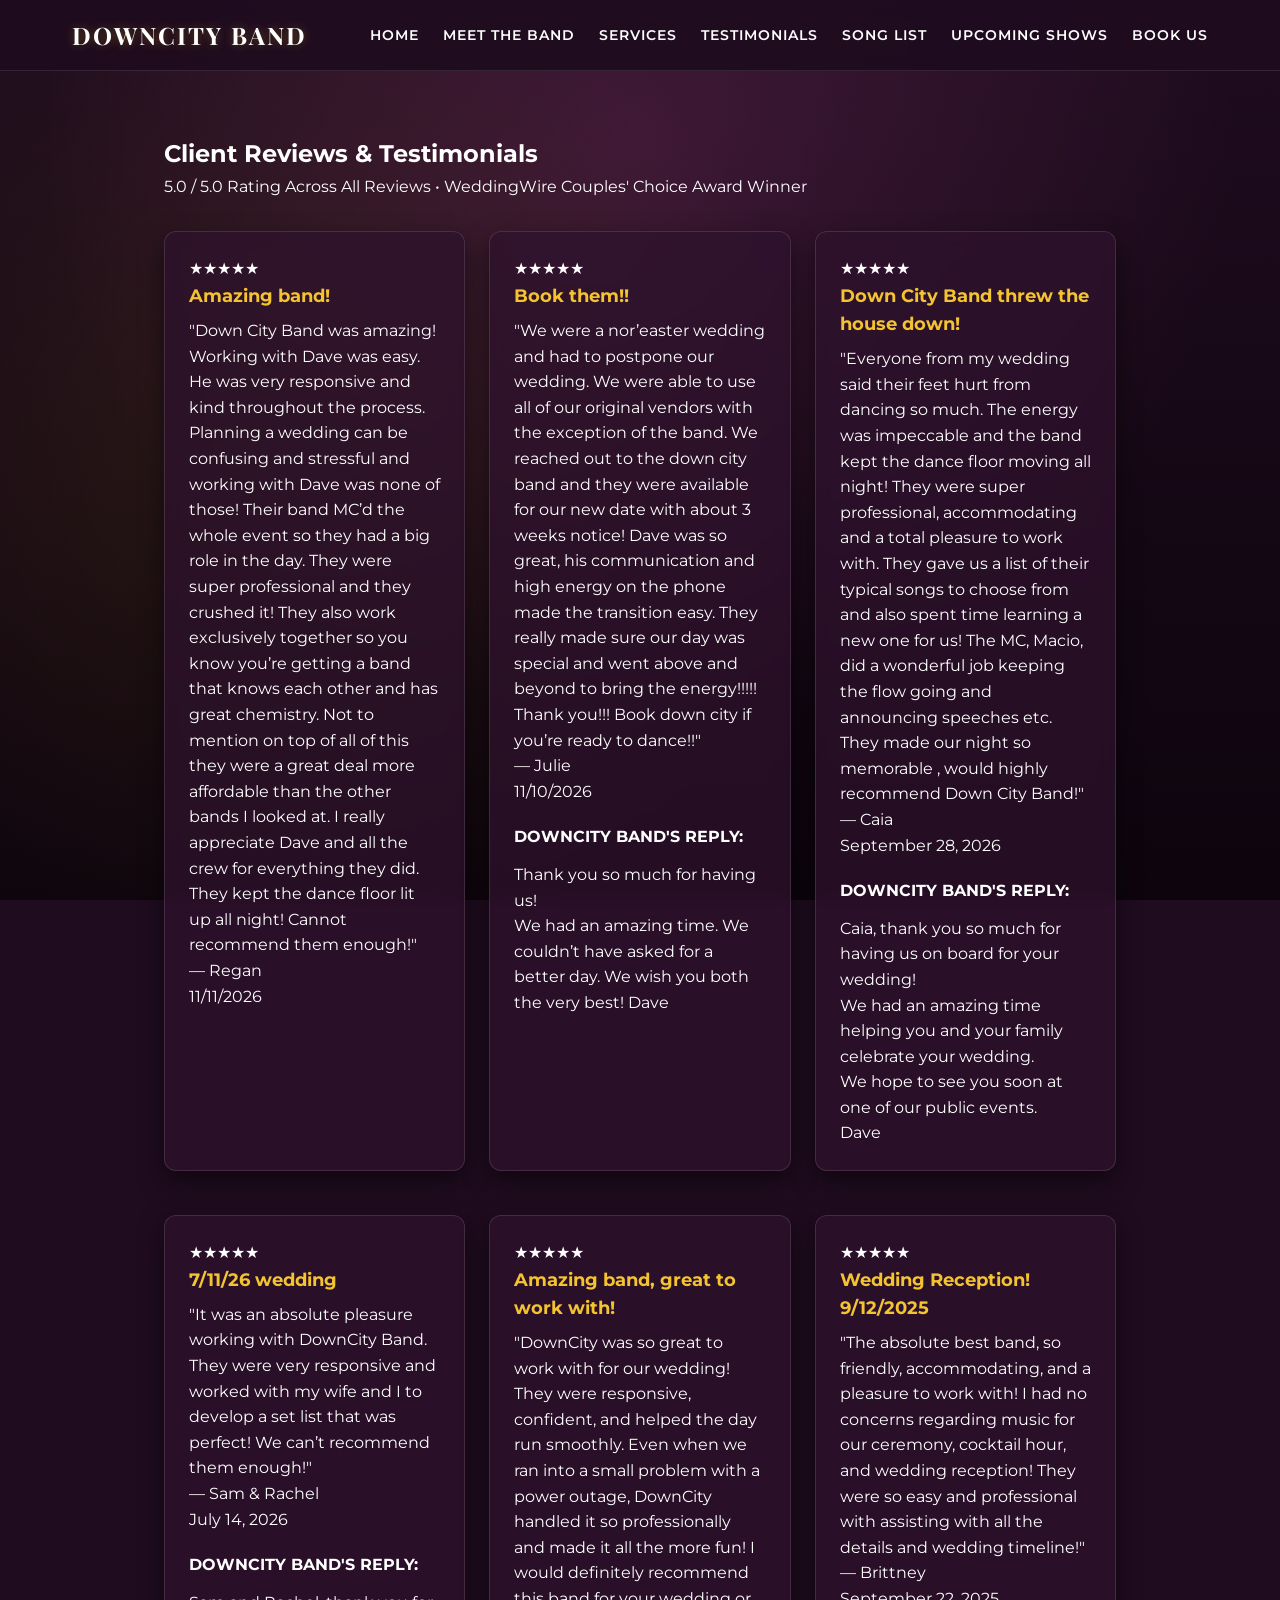
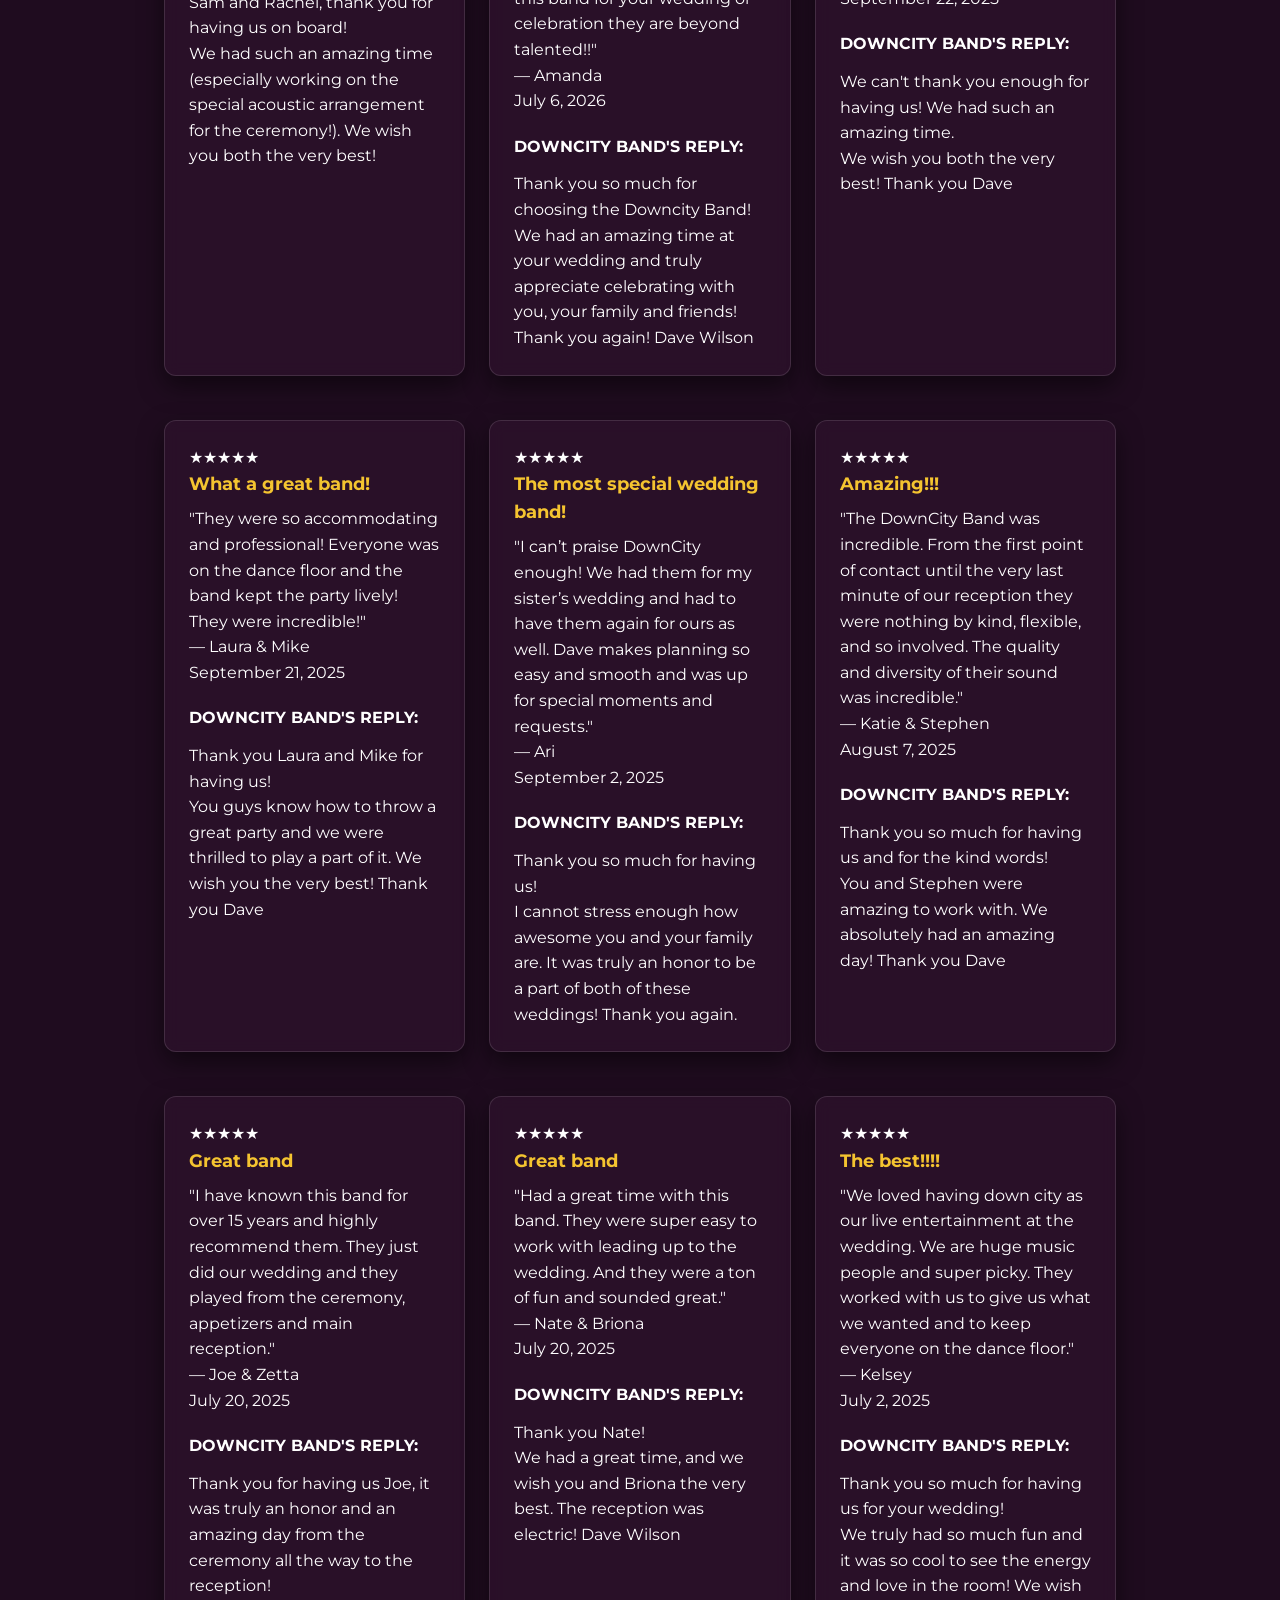
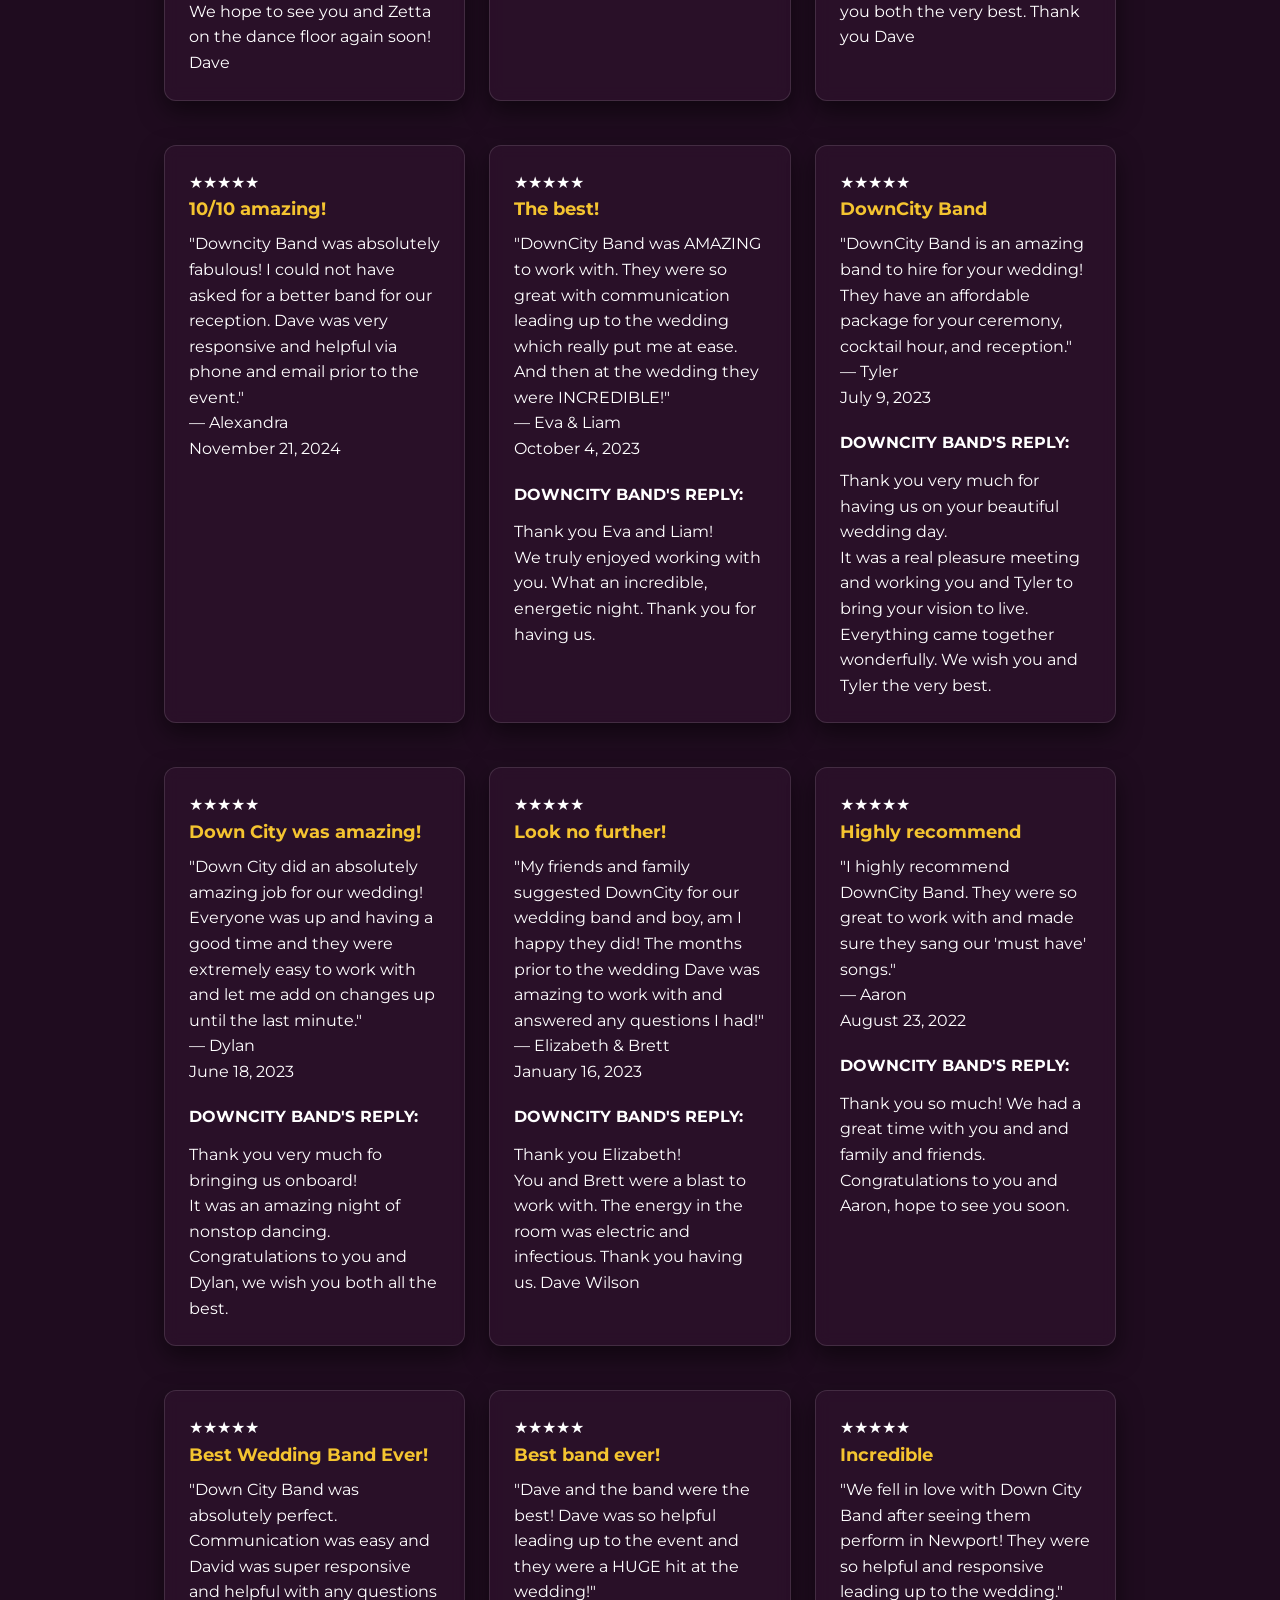
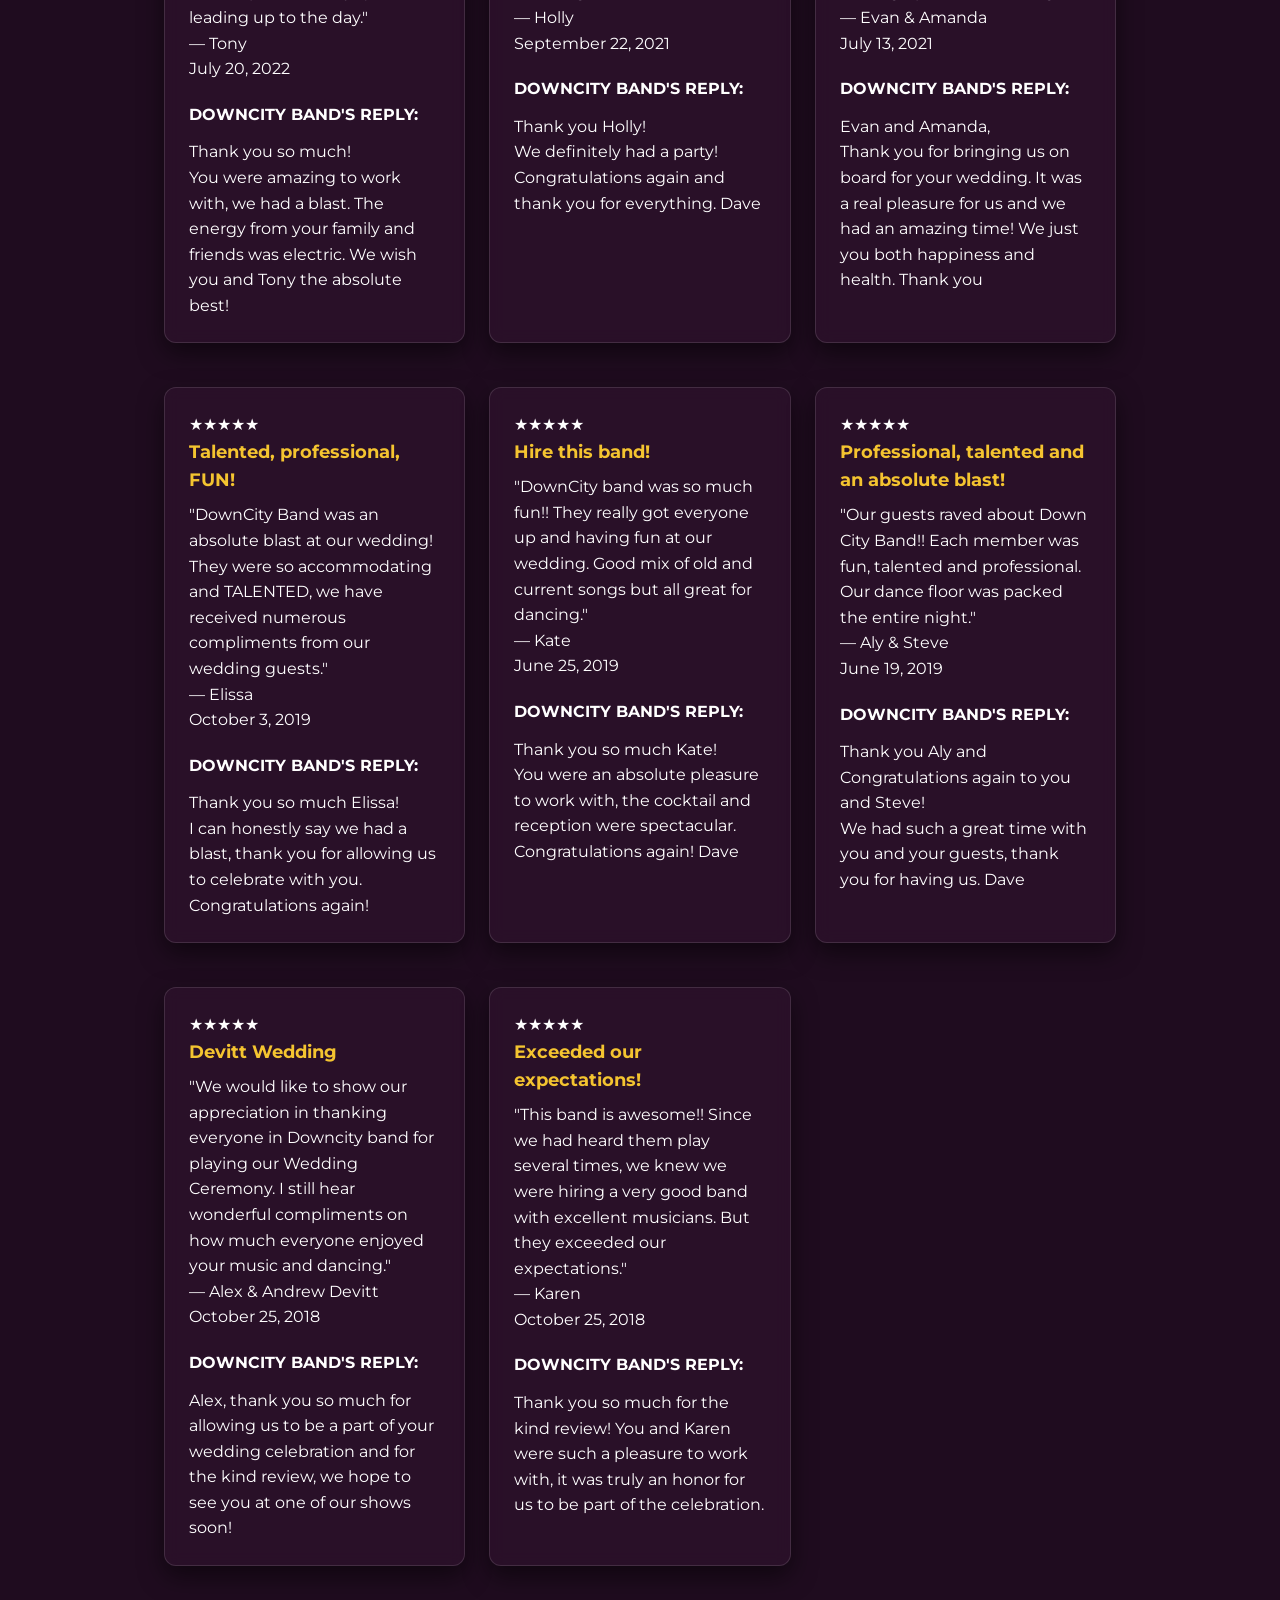
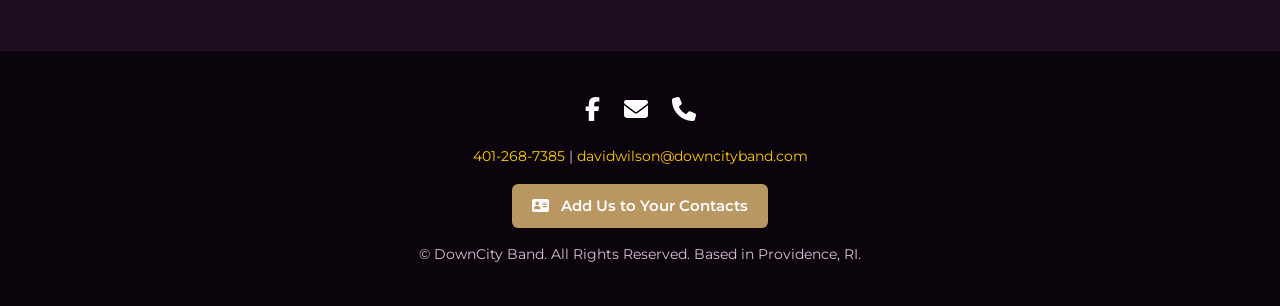
<file: testimonials.html>
<!DOCTYPE html>
<html lang="en">
<head>

  <!-- Google tag (gtag.js) -->
  <script async src="https://www.googletagmanager.com/gtag/js?id=G-S92LP4NTJH"></script>
  <script>
    window.dataLayer = window.dataLayer || [];
    function gtag(){dataLayer.push(arguments);}
    gtag('js', new Date());

    gtag('config', 'G-S92LP4NTJH');
  </script>

  <meta charset="UTF-8">
  <meta name="viewport" content="width=device-width, initial-scale=1.0">
  <title>Testimonials | DownCity Band</title>
  
  <!-- Global Stylesheet -->
  <link rel="stylesheet" href="css/styles.css">

  <!-- SEO & Open Graph Tags -->
  <meta name="description" content="Read wedding and event reviews for DownCity Band, Providence RI's premier live music ensemble.">
  <meta property="og:site_name" content="DOWN CITY BAND">
  <meta property="og:title" content="Testimonials | DownCity Band">
  <meta property="og:description" content="See what couples and clients have to say about DownCity Band.">
  <meta property="og:image" content="media/logo2_1_orig.png">
  <meta property="og:url" content="https://www.downcityband.com/testimonials.html">

  <!-- Google Fonts & Font Awesome Icons -->
  <link rel="preconnect" href="https://fonts.googleapis.com">
  <link rel="preconnect" href="https://fonts.gstatic.com" crossorigin>
  <link href="https://fonts.googleapis.com/css2?family=Montserrat:wght@400;600;700&family=Playfair+Display:ital,wght@0,600;0,700;1,400&display=swap" rel="stylesheet">
  <link rel="stylesheet" href="https://cdnjs.cloudflare.com/ajax/libs/font-awesome/6.4.0/css/all.min.css">
</head>
<body>

  <!-- Global Header & Navigation -->
  <header>
    <nav>
      <div class="nav-logo">DOWNCITY BAND</div>
      <button class="menu-toggle" aria-label="Toggle navigation">
        <i class="fas fa-bars"></i>
      </button>
      <ul class="nav-links">
        <li><a href="index.html#home">Home</a></li>
        <li><a href="band.html">Meet the Band</a></li>
        <li><a href="services.html">Services</a></li>
        <li><a href="testimonials.html" class="active">Testimonials</a></li>
         <li><a href="songs.html">Song List</a></li>
        <li><a href="index.html#shows">Upcoming Shows</a></li>
        <li><a href="index.html#contact">Book Us</a></li>
      </ul>
    </nav>
  </header>

  <!-- Main Content -->
  <main>
    <section class="testimonials-page">
      <div class="testimonials-header">
        <h2>Client Reviews &amp; Testimonials</h2>
        <p>5.0 / 5.0 Rating Across All Reviews &bull; WeddingWire Couples' Choice Award Winner</p>
      </div>

      <!-- Dynamic Testimonials Grid (Loaded via data/testimonials.json) -->
      <div id="testimonials-container" class="testimonials-grid">

    <article class="review-card-text">
      <div>
        <div class="review-header">
          <div class="author-info">
            <div class="avatar">RE</div>
            <div class="author-details">
              <h3>Regan</h3>
              <div class="review-stars">★★★★★</div>
            </div>
          </div>
          <span class="source-badge">11/11/2026</span>
        </div>
        <h4 class="review-title">Amazing band!</h4>
        <p class="review-body">
          "Down City Band was amazing! Working with Dave was easy. He was very responsive and kind throughout the process. Planning a wedding can be confusing and stressful and working with Dave was none of those! Their band MC’d the whole event so they had a big role in the day. They were super professional and they crushed it! They also work exclusively together so you know you’re getting a band that knows each other and has great chemistry. Not to mention on top of all of this they were a great deal more affordable than the other bands I looked at. I really appreciate Dave and all the crew for everything they did. They kept the dance floor lit up all night! Cannot recommend them enough!"
        </p>
      </div>
      
    </article>
  

    <article class="review-card-text">
      <div>
        <div class="review-header">
          <div class="author-info">
            <div class="avatar">JU</div>
            <div class="author-details">
              <h3>Julie</h3>
              <div class="review-stars">★★★★★</div>
            </div>
          </div>
          <span class="source-badge">11/10/2026</span>
        </div>
        <h4 class="review-title">Book them!!</h4>
        <p class="review-body">
          "We were a nor’easter wedding and had to postpone our wedding. We were able to use all of our original vendors with the exception of the band. We reached out to the down city band and they were available for our new date with about 3 weeks notice! Dave was so great, his communication and high energy on the phone made the transition easy. They really made sure our day was special and went above and beyond to bring the energy!!!!! Thank you!!!
Book down city if you’re ready to dance!!"
        </p>
      </div>
      
      <div class="owner-response">
        <strong>Response from Down City Band:</strong>
        "Thank you so much for having us!
We had an amazing time. We couldn’t have asked for a better day. We wish you both the very best! Dave"
      </div>
  
    </article>
  

    <article class="review-card-text">
      <div>
        <div class="review-header">
          <div class="author-info">
            <div class="avatar">CA</div>
            <div class="author-details">
              <h3>Caia</h3>
              <div class="review-stars">★★★★★</div>
            </div>
          </div>
          <span class="source-badge">September 28, 2026</span>
        </div>
        <h4 class="review-title">Down City Band threw the house down!</h4>
        <p class="review-body">
          "Everyone from my wedding said their feet hurt from dancing so much. The energy was impeccable and the band kept the dance floor moving all night! They were super professional, accommodating and a total pleasure to work with. They gave us a list of their typical songs to choose from and also spent time learning a new one for us! The MC, Macio, did a wonderful job keeping the flow going and announcing speeches etc. They made our night so memorable , would highly recommend Down City Band!"
        </p>
      </div>
      
      <div class="owner-response">
        <strong>Response from Down City Band:</strong>
        "Caia, thank you so much for having us on board for your wedding!
We had an amazing time helping you and your family celebrate your wedding.
We hope to see you soon at one of our public events.
Dave"
      </div>
  
    </article>
  

    <article class="review-card-text">
      <div>
        <div class="review-header">
          <div class="author-info">
            <div class="avatar">SR</div>
            <div class="author-details">
              <h3>Sam & Rachel</h3>
              <div class="review-stars">★★★★★</div>
            </div>
          </div>
          <span class="source-badge">July 14, 2026</span>
        </div>
        <h4 class="review-title">7/11/26 wedding</h4>
        <p class="review-body">
          "It was an absolute pleasure working with DownCity Band. They were very responsive and worked with my wife and I to develop a set list that was perfect! We can’t recommend them enough!"
        </p>
      </div>
      
      <div class="owner-response">
        <strong>Response from Down City Band:</strong>
        "Sam and Rachel, thank you for having us on board!
We had such an amazing time (especially working on the special acoustic arrangement for the ceremony!). We wish you both the very best!"
      </div>
  
    </article>
  

    <article class="review-card-text">
      <div>
        <div class="review-header">
          <div class="author-info">
            <div class="avatar">AA</div>
            <div class="author-details">
              <h3>Amanda</h3>
              <div class="review-stars">★★★★★</div>
            </div>
          </div>
          <span class="source-badge">July 6, 2026</span>
        </div>
        <h4 class="review-title">Amazing band, great to work with!</h4>
        <p class="review-body">
          "DownCity was so great to work with for our wedding! They were responsive, confident, and helped the day run smoothly. Even when we ran into a small problem with a power outage, DownCity handled it so professionally and made it all the more fun! I would definitely recommend this band for your wedding or celebration they are beyond talented!!"
        </p>
      </div>
      
      <div class="owner-response">
        <strong>Response from Down City Band:</strong>
        "Thank you so much for choosing the Downcity Band!
We had an amazing time at your wedding and truly appreciate celebrating with you, your family and friends! Thank you again! Dave Wilson"
      </div>
  
    </article>
  

    <article class="review-card-text">
      <div>
        <div class="review-header">
          <div class="author-info">
            <div class="avatar">BR</div>
            <div class="author-details">
              <h3>Brittney</h3>
              <div class="review-stars">★★★★★</div>
            </div>
          </div>
          <span class="source-badge">September 22, 2025</span>
        </div>
        <h4 class="review-title">Wedding Reception! 9/12/2025</h4>
        <p class="review-body">
          "The absolute best band, so friendly, accommodating, and a pleasure to work with! I had no concerns regarding music for our ceremony, cocktail hour, and wedding reception! They were so easy and professional with assisting with all the details and wedding timeline!"
        </p>
      </div>
      
      <div class="owner-response">
        <strong>Response from Down City Band:</strong>
        "We can't thank you enough for having us! We had such an amazing time.
We wish you both the very best! Thank you Dave"
      </div>
  
    </article>
  

    <article class="review-card-text">
      <div>
        <div class="review-header">
          <div class="author-info">
            <div class="avatar">LM</div>
            <div class="author-details">
              <h3>Laura & Mike</h3>
              <div class="review-stars">★★★★★</div>
            </div>
          </div>
          <span class="source-badge">September 21, 2025</span>
        </div>
        <h4 class="review-title">What a great band!</h4>
        <p class="review-body">
          "They were so accommodating and professional! Everyone was on the dance floor and the band kept the party lively! They were incredible!"
        </p>
      </div>
      
      <div class="owner-response">
        <strong>Response from Down City Band:</strong>
        "Thank you Laura and Mike for having us!
You guys know how to throw a great party and we were thrilled to play a part of it. We wish you the very best! Thank you Dave"
      </div>
  
    </article>
  

    <article class="review-card-text">
      <div>
        <div class="review-header">
          <div class="author-info">
            <div class="avatar">AR</div>
            <div class="author-details">
              <h3>Ari</h3>
              <div class="review-stars">★★★★★</div>
            </div>
          </div>
          <span class="source-badge">September 2, 2025</span>
        </div>
        <h4 class="review-title">The most special wedding band!</h4>
        <p class="review-body">
          "I can’t praise DownCity enough! We had them for my sister’s wedding and had to have them again for ours as well. Dave makes planning so easy and smooth and was up for special moments and requests."
        </p>
      </div>
      
      <div class="owner-response">
        <strong>Response from Down City Band:</strong>
        "Thank you so much for having us!
I cannot stress enough how awesome you and your family are. It was truly an honor to be a part of both of these weddings! Thank you again."
      </div>
  
    </article>
  

    <article class="review-card-text">
      <div>
        <div class="review-header">
          <div class="author-info">
            <div class="avatar">KS</div>
            <div class="author-details">
              <h3>Katie & Stephen</h3>
              <div class="review-stars">★★★★★</div>
            </div>
          </div>
          <span class="source-badge">August 7, 2025</span>
        </div>
        <h4 class="review-title">Amazing!!!</h4>
        <p class="review-body">
          "The DownCity Band was incredible. From the first point of contact until the very last minute of our reception they were nothing by kind, flexible, and so involved. The quality and diversity of their sound was incredible."
        </p>
      </div>
      
      <div class="owner-response">
        <strong>Response from Down City Band:</strong>
        "Thank you so much for having us and for the kind words!
You and Stephen were amazing to work with. We absolutely had an amazing day! Thank you Dave"
      </div>
  
    </article>
  

    <article class="review-card-text">
      <div>
        <div class="review-header">
          <div class="author-info">
            <div class="avatar">JZ</div>
            <div class="author-details">
              <h3>Joe & Zetta</h3>
              <div class="review-stars">★★★★★</div>
            </div>
          </div>
          <span class="source-badge">July 20, 2025</span>
        </div>
        <h4 class="review-title">Great band</h4>
        <p class="review-body">
          "I have known this band for over 15 years and highly recommend them. They just did our wedding and they played from the ceremony, appetizers and main reception."
        </p>
      </div>
      
      <div class="owner-response">
        <strong>Response from Down City Band:</strong>
        "Thank you for having us Joe, it was truly an honor and an amazing day from the ceremony all the way to the reception!
We hope to see you and Zetta on the dance floor again soon! Dave"
      </div>
  
    </article>
  

    <article class="review-card-text">
      <div>
        <div class="review-header">
          <div class="author-info">
            <div class="avatar">NB</div>
            <div class="author-details">
              <h3>Nate & Briona</h3>
              <div class="review-stars">★★★★★</div>
            </div>
          </div>
          <span class="source-badge">July 20, 2025</span>
        </div>
        <h4 class="review-title">Great band</h4>
        <p class="review-body">
          "Had a great time with this band. They were super easy to work with leading up to the wedding. And they were a ton of fun and sounded great."
        </p>
      </div>
      
      <div class="owner-response">
        <strong>Response from Down City Band:</strong>
        "Thank you Nate!
We had a great time, and we wish you and Briona the very best. The reception was electric! Dave Wilson"
      </div>
  
    </article>
  

    <article class="review-card-text">
      <div>
        <div class="review-header">
          <div class="author-info">
            <div class="avatar">KE</div>
            <div class="author-details">
              <h3>Kelsey</h3>
              <div class="review-stars">★★★★★</div>
            </div>
          </div>
          <span class="source-badge">July 2, 2025</span>
        </div>
        <h4 class="review-title">The best!!!!</h4>
        <p class="review-body">
          "We loved having down city as our live entertainment at the wedding. We are huge music people and super picky. They worked with us to give us what we wanted and to keep everyone on the dance floor."
        </p>
      </div>
      
      <div class="owner-response">
        <strong>Response from Down City Band:</strong>
        "Thank you so much for having us for your wedding!
We truly had so much fun and it was so cool to see the energy and love in the room! We wish you both the very best. Thank you Dave"
      </div>
  
    </article>
  

    <article class="review-card-text">
      <div>
        <div class="review-header">
          <div class="author-info">
            <div class="avatar">AR</div>
            <div class="author-details">
              <h3>Alexandra</h3>
              <div class="review-stars">★★★★★</div>
            </div>
          </div>
          <span class="source-badge">November 21, 2024</span>
        </div>
        <h4 class="review-title">10/10 amazing!</h4>
        <p class="review-body">
          "Downcity Band was absolutely fabulous! I could not have asked for a better band for our reception. Dave was very responsive and helpful via phone and email prior to the event."
        </p>
      </div>
      
    </article>
  

    <article class="review-card-text">
      <div>
        <div class="review-header">
          <div class="author-info">
            <div class="avatar">EL</div>
            <div class="author-details">
              <h3>Eva & Liam</h3>
              <div class="review-stars">★★★★★</div>
            </div>
          </div>
          <span class="source-badge">October 4, 2023</span>
        </div>
        <h4 class="review-title">The best!</h4>
        <p class="review-body">
          "DownCity Band was AMAZING to work with. They were so great with communication leading up to the wedding which really put me at ease. And then at the wedding they were INCREDIBLE!"
        </p>
      </div>
      
      <div class="owner-response">
        <strong>Response from Down City Band:</strong>
        "Thank you Eva and Liam!
We truly enjoyed working with you. What an incredible, energetic night. Thank you for having us."
      </div>
  
    </article>
  

    <article class="review-card-text">
      <div>
        <div class="review-header">
          <div class="author-info">
            <div class="avatar">TY</div>
            <div class="author-details">
              <h3>Tyler</h3>
              <div class="review-stars">★★★★★</div>
            </div>
          </div>
          <span class="source-badge">July 9, 2023</span>
        </div>
        <h4 class="review-title">DownCity Band</h4>
        <p class="review-body">
          "DownCity Band is an amazing band to hire for your wedding! They have an affordable package for your ceremony, cocktail hour, and reception."
        </p>
      </div>
      
      <div class="owner-response">
        <strong>Response from Down City Band:</strong>
        "Thank you very much for having us on your beautiful wedding day.
It was a real pleasure meeting and working you and Tyler to bring your vision to live. Everything came together wonderfully. We wish you and Tyler the very best."
      </div>
  
    </article>
  

    <article class="review-card-text">
      <div>
        <div class="review-header">
          <div class="author-info">
            <div class="avatar">DY</div>
            <div class="author-details">
              <h3>Dylan</h3>
              <div class="review-stars">★★★★★</div>
            </div>
          </div>
          <span class="source-badge">June 18, 2023</span>
        </div>
        <h4 class="review-title">Down City was amazing!</h4>
        <p class="review-body">
          "Down City did an absolutely amazing job for our wedding! Everyone was up and having a good time and they were extremely easy to work with and let me add on changes up until the last minute."
        </p>
      </div>
      
      <div class="owner-response">
        <strong>Response from Down City Band:</strong>
        "Thank you very much fo bringing us onboard!
It was an amazing night of nonstop dancing. Congratulations to you and Dylan, we wish you both all the best."
      </div>
  
    </article>
  

    <article class="review-card-text">
      <div>
        <div class="review-header">
          <div class="author-info">
            <div class="avatar">EB</div>
            <div class="author-details">
              <h3>Elizabeth & Brett</h3>
              <div class="review-stars">★★★★★</div>
            </div>
          </div>
          <span class="source-badge">January 16, 2023</span>
        </div>
        <h4 class="review-title">Look no further!</h4>
        <p class="review-body">
          "My friends and family suggested DownCity for our wedding band and boy, am I happy they did! The months prior to the wedding Dave was amazing to work with and answered any questions I had!"
        </p>
      </div>
      
      <div class="owner-response">
        <strong>Response from Down City Band:</strong>
        "Thank you Elizabeth!
You and Brett were a blast to work with. The energy in the room was electric and infectious. Thank you having us. Dave Wilson"
      </div>
  
    </article>
  

    <article class="review-card-text">
      <div>
        <div class="review-header">
          <div class="author-info">
            <div class="avatar">AA</div>
            <div class="author-details">
              <h3>Aaron</h3>
              <div class="review-stars">★★★★★</div>
            </div>
          </div>
          <span class="source-badge">August 23, 2022</span>
        </div>
        <h4 class="review-title">Highly recommend</h4>
        <p class="review-body">
          "I highly recommend DownCity Band. They were so great to work with and made sure they sang our 'must have' songs."
        </p>
      </div>
      
      <div class="owner-response">
        <strong>Response from Down City Band:</strong>
        "Thank you so much! We had a great time with you and and family and friends.
Congratulations to you and Aaron, hope to see you soon."
      </div>
  
    </article>
  

    <article class="review-card-text">
      <div>
        <div class="review-header">
          <div class="author-info">
            <div class="avatar">TO</div>
            <div class="author-details">
              <h3>Tony</h3>
              <div class="review-stars">★★★★★</div>
            </div>
          </div>
          <span class="source-badge">July 20, 2022</span>
        </div>
        <h4 class="review-title">Best Wedding Band Ever!</h4>
        <p class="review-body">
          "Down City Band was absolutely perfect. Communication was easy and David was super responsive and helpful with any questions leading up to the day."
        </p>
      </div>
      
      <div class="owner-response">
        <strong>Response from Down City Band:</strong>
        "Thank you so much!
You were amazing to work with, we had a blast. The energy from your family and friends was electric. We wish you and Tony the absolute best!"
      </div>
  
    </article>
  

    <article class="review-card-text">
      <div>
        <div class="review-header">
          <div class="author-info">
            <div class="avatar">HO</div>
            <div class="author-details">
              <h3>Holly</h3>
              <div class="review-stars">★★★★★</div>
            </div>
          </div>
          <span class="source-badge">September 22, 2021</span>
        </div>
        <h4 class="review-title">Best band ever!</h4>
        <p class="review-body">
          "Dave and the band were the best! Dave was so helpful leading up to the event and they were a HUGE hit at the wedding!"
        </p>
      </div>
      
      <div class="owner-response">
        <strong>Response from Down City Band:</strong>
        "Thank you Holly!
We definitely had a party! Congratulations again and thank you for everything. Dave"
      </div>
  
    </article>
  

    <article class="review-card-text">
      <div>
        <div class="review-header">
          <div class="author-info">
            <div class="avatar">EA</div>
            <div class="author-details">
              <h3>Evan & Amanda</h3>
              <div class="review-stars">★★★★★</div>
            </div>
          </div>
          <span class="source-badge">July 13, 2021</span>
        </div>
        <h4 class="review-title">Incredible</h4>
        <p class="review-body">
          "We fell in love with Down City Band after seeing them perform in Newport! They were so helpful and responsive leading up to the wedding."
        </p>
      </div>
      
      <div class="owner-response">
        <strong>Response from Down City Band:</strong>
        "Evan and Amanda,
Thank you for bringing us on board for your wedding. It was a real pleasure for us and we had an amazing time! We just you both happiness and health. Thank you"
      </div>
  
    </article>
  

    <article class="review-card-text">
      <div>
        <div class="review-header">
          <div class="author-info">
            <div class="avatar">EL</div>
            <div class="author-details">
              <h3>Elissa</h3>
              <div class="review-stars">★★★★★</div>
            </div>
          </div>
          <span class="source-badge">October 3, 2019</span>
        </div>
        <h4 class="review-title">Talented, professional, FUN!</h4>
        <p class="review-body">
          "DownCity Band was an absolute blast at our wedding! They were so accommodating and TALENTED, we have received numerous compliments from our wedding guests."
        </p>
      </div>
      
      <div class="owner-response">
        <strong>Response from Down City Band:</strong>
        "Thank you so much Elissa!
I can honestly say we had a blast, thank you for allowing us to celebrate with you. Congratulations again!"
      </div>
  
    </article>
  

    <article class="review-card-text">
      <div>
        <div class="review-header">
          <div class="author-info">
            <div class="avatar">KA</div>
            <div class="author-details">
              <h3>Kate</h3>
              <div class="review-stars">★★★★★</div>
            </div>
          </div>
          <span class="source-badge">June 25, 2019</span>
        </div>
        <h4 class="review-title">Hire this band!</h4>
        <p class="review-body">
          "DownCity band was so much fun!! They really got everyone up and having fun at our wedding. Good mix of old and current songs but all great for dancing."
        </p>
      </div>
      
      <div class="owner-response">
        <strong>Response from Down City Band:</strong>
        "Thank you so much Kate!
You were an absolute pleasure to work with, the cocktail and reception were spectacular. Congratulations again! Dave"
      </div>
  
    </article>
  

    <article class="review-card-text">
      <div>
        <div class="review-header">
          <div class="author-info">
            <div class="avatar">AS</div>
            <div class="author-details">
              <h3>Aly & Steve</h3>
              <div class="review-stars">★★★★★</div>
            </div>
          </div>
          <span class="source-badge">June 19, 2019</span>
        </div>
        <h4 class="review-title">Professional, talented and an absolute blast!</h4>
        <p class="review-body">
          "Our guests raved about Down City Band!! Each member was fun, talented and professional. Our dance floor was packed the entire night."
        </p>
      </div>
      
      <div class="owner-response">
        <strong>Response from Down City Band:</strong>
        "Thank you Aly and Congratulations again to you and Steve!
We had such a great time with you and your guests, thank you for having us. Dave"
      </div>
  
    </article>
  

    <article class="review-card-text">
      <div>
        <div class="review-header">
          <div class="author-info">
            <div class="avatar">AA</div>
            <div class="author-details">
              <h3>Alex & Andrew Devitt</h3>
              <div class="review-stars">★★★★★</div>
            </div>
          </div>
          <span class="source-badge">October 25, 2018</span>
        </div>
        <h4 class="review-title">Devitt Wedding</h4>
        <p class="review-body">
          "We would like to show our appreciation in thanking everyone in Downcity band for playing our Wedding Ceremony. I still hear wonderful compliments on how much everyone enjoyed your music and dancing."
        </p>
      </div>
      
      <div class="owner-response">
        <strong>Response from Down City Band:</strong>
        "Alex, thank you so much for allowing us to be a part of your wedding celebration and for the kind review, we hope to see you at one of our shows soon!"
      </div>
  
    </article>
  

    <article class="review-card-text">
      <div>
        <div class="review-header">
          <div class="author-info">
            <div class="avatar">KA</div>
            <div class="author-details">
              <h3>Karen</h3>
              <div class="review-stars">★★★★★</div>
            </div>
          </div>
          <span class="source-badge">October 25, 2018</span>
        </div>
        <h4 class="review-title">Exceeded our expectations!</h4>
        <p class="review-body">
          "This band is awesome!! Since we had heard them play several times, we knew we were hiring a very good band with excellent musicians. But they exceeded our expectations."
        </p>
      </div>
      
      <div class="owner-response">
        <strong>Response from Down City Band:</strong>
        "Thank you so much for the kind review! You and Karen were such a pleasure to work with, it was truly an honor for us to be part of the celebration."
      </div>
  
    </article>
  
</div>
    </section>
  </main>

  <!-- Global Footer -->
  <footer>
    <div class="social-links">
      <a href="https://www.facebook.com/downcityband" target="_blank" aria-label="Facebook"><i class="fab fa-facebook-f"></i></a>
      <a href="mailto:davidwilson@downcityband.com" aria-label="Email Us"><i class="fas fa-envelope"></i></a>
      <a href="tel:4012687385" aria-label="Call Us"><i class="fas fa-phone"></i></a>
    </div>
    <p><a href="tel:4012687385">401-268-7385</a> | <a href="mailto:davidwilson@downcityband.com">davidwilson@downcityband.com</a></p>
    
    <!-- Add Us to Your Contacts Button -->
    <p style="margin: 15px 0;">
      <a href="https://downcityband.com/DCB-Contact-VCF.vcf" download="T2-Contact.vcf" style="display: inline-block; background-color: var(--accent-gold, #b89762); color: #fff; font-weight: 600; padding: 10px 20px; border-radius: 6px; text-decoration: none; font-size: 0.95rem; transition: background-color 0.2s;">
        <i class="fas fa-address-card" style="margin-right: 8px;"></i> Add Us to Your Contacts
      </a>
    </p>

    <p>&copy; DownCity Band. All Rights Reserved. Based in Providence, RI.</p>
  </footer>

  <!-- Lightbox Modal Container -->
  <div id="image-modal" style="display:none; position:fixed; z-index:9999; top:0; left:0; width:100%; height:100%; background:rgba(0,0,0,0.9); justify-content:center; align-items:center; cursor:pointer;">
    <img id="modal-img" style="max-width:90%; max-height:90%; border-radius:8px; border:2px solid var(--highlight);" alt="Zoomed Review">
  </div>

  <!-- JavaScript for Navigation, Lightbox & Dynamic Testimonials -->
  <script>
    // 1. Mobile Menu Toggle Script
    const toggleButton = document.querySelector('.menu-toggle');
    const navLinks = document.querySelector('.nav-links');

    if (toggleButton && navLinks) {
      toggleButton.addEventListener('click', () => {
        navLinks.classList.toggle('active');
      });

      document.querySelectorAll('.nav-links a').forEach(link => {
        link.addEventListener('click', () => {
          navLinks.classList.remove('active');
        });
      });
    }

    // 2. Click to Zoom Lightbox Script
    document.querySelectorAll('.bio-card img').forEach(img => {
      img.addEventListener('click', () => {
        const modal = document.getElementById('image-modal');
        const modalImg = document.getElementById('modal-img');
        modalImg.src = img.src;
        modal.style.display = 'flex';
      });
    });

    document.getElementById('image-modal').addEventListener('click', function() {
      this.style.display = 'none';
    });

    // 3. Dynamic Testimonials Fetch Engine
    async function loadTestimonials() {
      const container = document.getElementById('testimonials-container');
      if (!container) return;

      try {
        const response = await fetch('./data/testimonials.json?v=' + Date.now());
        const data = await response.json();
        
        // Handle both object arrays and direct root arrays
        let testimonials = [];
        if (Array.isArray(data)) {
          testimonials = data;
        } else if (data.testimonials && Array.isArray(data.testimonials)) {
          testimonials = data.testimonials.flat();
        }

        if (testimonials.length === 0) {
          container.innerHTML = '<p style="color: #ccc; text-align: center; grid-column: 1/-1;">No reviews found.</p>';
          return;
        }

        container.innerHTML = testimonials.map(item => `
          <div class="testimonial-card">
            <div class="testimonial-stars">&#9733;&#9733;&#9733;&#9733;&#9733;</div>
            <h3 style="font-size: 1.1rem; margin: 0 0 8px 0; color: #111;">${item.title || 'Client Review'}</h3>
            <p class="testimonial-quote">"${item.quote || ''}"</p>
            <p class="testimonial-author">&mdash; ${item.author || 'Anonymous'}</p>
            <p class="testimonial-meta">${item.date || ''}</p>
            ${item.reply ? `
              <div class="testimonial-response">
                <p class="testimonial-response-author">DOWNCITY BAND'S REPLY:</p>
                <p class="testimonial-response-text">${item.reply.replace(/\n/g, '<br>')}</p>
              </div>
            ` : ''}
          </div>
        `).join('');
      } catch (err) {
        console.error('Error loading testimonials:', err);
        container.innerHTML = '<p style="color: #e53e3e; text-align: center; grid-column: 1/-1;">Unable to load testimonials at this time.</p>';
      }
    }

    document.addEventListener('DOMContentLoaded', loadTestimonials);
  </script>
</body>
</html>
</file>
<file: css/styles.css>
/* CSS Variables & Global Reset */
    :root {
      --primary-dark: #1f0c1f;
      --secondary-dark: #2e122d;
      --accent-color: #f1d6e4;
      --highlight: #ffcc00;
      --text-light: #ffffff;
      --text-muted: #d8c2d5;
      --font-heading: 'Playfair Display', serif;
      --font-body: 'Montserrat', sans-serif;
    }

    * {
      box-sizing: border-box;
      margin: 0;
      padding: 0;
    }

    html {
      scroll-behavior: smooth;
    }

    body {
      font-family: var(--font-body);
      background-color: var(--primary-dark);
      background-image: 
        radial-gradient(circle at 50% 15%, rgba(255, 100, 200, 0.15) 0%, transparent 60%),
        radial-gradient(circle at 20% 50%, rgba(255, 204, 0, 0.08) 0%, transparent 50%),
        linear-gradient(to bottom, #1f0c1f, #0d040d);
      background-attachment: fixed;
      color: var(--text-light);
      line-height: 1.6;
    }

    a {
      color: var(--highlight);
      text-decoration: none;
      transition: color 0.3s ease;
    }

    a:hover {
      color: #fff;
    }

    /* Navigation */
    header {
      position: sticky;
      top: 0;
      background-color: rgba(31, 12, 31, 0.95);
      backdrop-filter: blur(8px);
      z-index: 1000;
      border-bottom: 1px solid rgba(255,255,255,0.1);
    }

    nav {
      max-width: 1200px;
      margin: 0 auto;
      display: flex;
      justify-content: space-between;
      align-items: center;
      padding: 1rem 2rem;
    }

    .nav-logo {
      font-family: var(--font-heading);
      font-size: 1.5rem;
      font-weight: 700;
      letter-spacing: 2px;
      color: var(--text-light);
      text-shadow: 0 0 10px rgba(255,204,0,0.3);
    }

    .nav-links {
      display: flex;
      list-style: none;
      gap: 1.5rem;
    }

    .nav-links a {
      color: var(--text-light);
      font-size: 0.9rem;
      text-transform: uppercase;
      letter-spacing: 1px;
      font-weight: 600;
    }

    .nav-links a:hover {
      color: var(--highlight);
      text-shadow: 0 0 8px rgba(255,204,0,0.6);
    }

/* Hero Section */
    .hero {
      text-align: center;
      padding: 3rem 1rem;
      background: transparent;
    }

    .hero img.logo-img {
      max-width: 420px;
      width: 100%;
      height: auto;
      margin: 0 auto 2.5rem;
      display: block;
      filter: drop-shadow(0 0 20px rgba(255, 100, 200, 0.3)) drop-shadow(0 10px 15px rgba(0,0,0,0.8));
      transition: transform 0.4s ease;
    }

    .hero img.logo-img:hover {
      transform: scale(1.02);
    }

    .hero-slider {
      max-width: 800px;
      height: 450px;
      margin: 0 auto;
      overflow: hidden;
      border-radius: 12px;
      background-color: #000;
      box-shadow: 0 15px 35px rgba(0,0,0,0.8), 0 0 20px rgba(255,100,200,0.15);
      position: relative;
      border: 1px solid rgba(255,255,255,0.1);
    }

    .slides {
      display: flex;
      width: 400%;
      height: 100%;
      animation: slide 20s infinite;
    }

    .slides img {
      width: 25%;
      height: 100%;
      flex-shrink: 0;
      object-fit: contain;
      object-position: center;
      transition: transform 0.5s ease;
    }

    .hero-slider:hover .slides img {
      transform: scale(1.01);
    }

    @keyframes slide {
      0%   { transform: translateX(0%); }
      22%  { transform: translateX(0%); }
      25%  { transform: translateX(-25%); }
      47%  { transform: translateX(-25%); }
      50%  { transform: translateX(-50%); }
      72%  { transform: translateX(-50%); }
      75%  { transform: translateX(-75%); }
      97%  { transform: translateX(-75%); }
      100% { transform: translateX(0%); }
    }
    /* Sections Shared Styles */
    section {
      padding: 4rem 1.5rem;
      max-width: 1000px;
      margin: 0 auto;
    }

    .section-title {
      font-family: var(--font-heading);
      font-size: 2.5rem;
      text-align: center;
      margin-bottom: 1.5rem;
      color: var(--accent-color);
      text-shadow: 0 2px 10px rgba(0,0,0,0.5);
    }

    /* About Section */
    .about-section {
      text-align: center;
      background-color: rgba(46, 18, 45, 0.75);
      backdrop-filter: blur(8px);
      border: 1px solid rgba(255, 255, 255, 0.12);
      border-radius: 16px;
      padding: 3.5rem 2.5rem;
      margin-top: 2rem;
      margin-bottom: 2rem;
      box-shadow: 0 15px 35px rgba(0,0,0,0.6);
    }

    .about-subtitle {
      font-size: 1.4rem;
      font-weight: 700;
      margin-bottom: 1.5rem;
      color: var(--accent-color);
    }

    .about-content p {
      font-size: 1.05rem;
      margin-bottom: 1.5rem;
      color: var(--text-muted);
    }

    .about-content h3 {
      font-family: var(--font-heading);
      font-size: 1.5rem;
      color: var(--text-light);
      margin: 1.5rem 0 0.5rem;
    }

    .btn-container {
      margin-top: 2rem;
      display: flex;
      justify-content: center;
      gap: 1rem;
      flex-wrap: wrap;
    }

    .btn {
      display: inline-block;
      padding: 0.9rem 2rem;
      background-color: var(--highlight);
      color: #000;
      font-weight: 700;
      border-radius: 30px;
      text-transform: uppercase;
      font-size: 0.9rem;
      letter-spacing: 1px;
      transition: all 0.3s ease;
      box-shadow: 0 4px 15px rgba(255, 204, 0, 0.3);
      animation: pulse-glow 3s infinite;
    }

    @keyframes pulse-glow {
      0% { box-shadow: 0 0 0 0 rgba(255, 204, 0, 0.4); }
      70% { box-shadow: 0 0 0 10px rgba(255, 204, 0, 0); }
      100% { box-shadow: 0 0 0 0 rgba(255, 204, 0, 0); }
    }

    .btn:hover {
      background-color: #fff;
      color: #000;
      transform: translateY(-3px) scale(1.03);
      box-shadow: 0 6px 20px rgba(255, 255, 255, 0.5);
      animation: none;
    }

    /* Shows Section */
    .shows-section {
      text-align: center;
    }

    .shows-subtitle {
      font-style: italic;
      margin-bottom: 2rem;
      color: var(--text-muted);
    }

    .shows-list {
      display: grid;
      gap: 1rem;
      max-width: 600px;
      margin: 0 auto;
    }

    .show-item {
      background: rgba(255, 255, 255, 0.06);
      backdrop-filter: blur(6px);
      padding: 1.2rem 1.8rem;
      border-radius: 10px;
      display: flex;
      justify-content: space-between;
      align-items: center;
      border-left: 4px solid var(--highlight);
      border-right: 1px solid rgba(255, 255, 255, 0.08);
      border-top: 1px solid rgba(255, 255, 255, 0.08);
      border-bottom: 1px solid rgba(255, 255, 255, 0.08);
      transition: transform 0.3s ease, background 0.3s ease;
    }

    .show-item:hover {
      transform: translateX(5px);
      background: rgba(255, 255, 255, 0.1);
    }

    .show-details {
      text-align: left;
    }

    .show-name {
      font-size: 1.1rem;
      font-weight: 700;
    }

    .show-date {
      color: var(--text-muted);
      font-size: 0.95rem;
    }

    /* Testimonials Section */
    .testimonials-section {
      text-align: center;
    }

    .testimonials-grid {
      display: grid;
      grid-template-columns: repeat(auto-fit, minmax(280px, 1fr));
      gap: 1.5rem;
      margin-top: 2rem;
    }

    .testimonial-card {
      background: rgba(46, 18, 45, 0.75);
      backdrop-filter: blur(8px);
      border: 1px solid rgba(255, 255, 255, 0.12);
      border-radius: 12px;
      overflow: hidden;
      box-shadow: 0 10px 25px rgba(0,0,0,0.5);
      transition: transform 0.3s ease, box-shadow 0.3s ease;
      display: block;
      padding: 24px; /* Increases internal spacing around text */
      margin-bottom: 20px; /* Ensures healthy separation between stacked cards */
      box-sizing: border-box;
    }

    .testimonial-card:hover {
      transform: translateY(-5px);
      box-shadow: 0 15px 35px rgba(255, 204, 0, 0.2);
    }

    .testimonial-card img {
      width: 100%;
      height: auto; /* Allows the image to expand naturally based on its length */
      display: block;
    }

    /* Contact & Booking Section */
    .contact-section {
      background-color: rgba(33, 13, 26, 0.85);
      backdrop-filter: blur(8px);
      border: 1px solid rgba(255, 255, 255, 0.12);
      border-radius: 16px;
      padding: 3.5rem 2.5rem;
      text-align: center;
      box-shadow: 0 15px 35px rgba(0,0,0,0.6);
    }

    .contact-email-display {
      margin-top: 2rem;
    }

    .email-link {
      font-size: 1.4rem;
      font-weight: 700;
      color: var(--highlight);
      word-break: break-all;
      transition: color 0.3s ease;
    }

    .email-link:hover {
      color: #fff;
      text-decoration: underline;
    }

    /* Footer */
    footer {
      text-align: center;
      padding: 2.5rem 1rem;
      background-color: #0c040c;
      border-top: 1px solid rgba(255,255,255,0.08);
      color: var(--text-muted);
      font-size: 0.9rem;
    }

    .social-links {
      display: flex;
      justify-content: center;
      gap: 1.5rem;
      margin-bottom: 1rem;
    }

    .social-links a {
      font-size: 1.5rem;
      color: var(--text-light);
      transition: transform 0.3s ease, color 0.3s ease;
    }

    .social-links a:hover {
      color: var(--highlight);
      transform: translateY(-3px);
    }

    /* Responsive Adjustments */
    @media (max-width: 768px) {
      .nav-links {
        display: none;
      }
      .section-title {
        font-size: 2rem;
      }
      .show-item {
        flex-direction: column;
        gap: 0.5rem;
        text-align: center;
      }
      .show-details {
        text-align: center;
      }
      .email-link {
        font-size: 1.1rem;
      }
    }
    /* Hide the toggle button by default on desktop */
.menu-toggle {
  display: none;
  background: none;
  border: none;
  color: var(--text-light);
  font-size: 1.5rem;
  cursor: pointer;
}

/* Mobile Adjustments */
@media (max-width: 768px) {
  .menu-toggle {
    display: block;
  }

  .nav-links {
    display: none;
    flex-direction: column;
    position: absolute;
    top: 100%;
    left: 0;
    width: 100%;
    background-color: rgba(31, 12, 31, 0.98);
    backdrop-filter: blur(8px);
    padding: 1.5rem 0;
    border-bottom: 1px solid rgba(255,255,255,0.1);
    text-align: center;
  }

  /* This class will be toggled via JavaScript */
  .nav-links.active {
    display: flex;
  }
}
.hero-container {
  position: relative;
  width: 100%;
  height: 100vh;
  overflow: hidden;
}

.hero-video {
  position: absolute;
  top: 0;
  left: 0;
  width: 100%;
  height: 100%;
  object-fit: cover;
}

/* Updated to position content at the bottom */
.hero-content {
  position: absolute;
  bottom: 40px;          /* Positions content 40px from the bottom edge */
  left: 50%;
  transform: translateX(-50%); /* Keeps content horizontally centered */
  z-index: 3;
  text-align: center;
  width: 90%;
  max-width: 850px;
}

.logo-img {
  max-width: 280px;
  width: 100%;
  height: auto;
  margin-bottom: 15px;
}

.hero-text {
  color: #ffffff;
  font-size: 1.4rem;
  font-weight: 600;
  line-height: 1.4;
  margin: 0 auto;
  text-shadow: 2px 2px 8px rgba(0, 0, 0, 0.8);
}

/* Mobile adjustment */
@media (max-width: 768px) {
  .hero-content {
    bottom: 25px; /* Slightly tighter spacing for mobile screens */
  }
  .hero-text {
    font-size: 1.15rem;
  }
  .logo-img {
    max-width: 200px;
  }
}

.btn-icon {
  height: 20px; /* adjust height to match text size */
  width: auto;
  object-fit: contain;
}

    .btn {
  display: inline-flex;
  align-items: center;
  justify-content: center;
  gap: 10px;
  text-decoration: none;
}

.btn-icon {
  height: 1.5em; /* Scales dynamically with button text size */
  width: auto;
  object-fit: contain;
  vertical-align: middle;
}

/* Quick fix for pseudo-transparent JPG/PNG checkerboard backgrounds */
.btn-icon.mix-blend {
  mix-blend-mode: multiply;
}

/* Bio Cards Styling */
.bio-grid {
  display: flex;
  flex-direction: column;
  gap: 2.5rem;
  margin-top: 3rem;
}

.bio-card {
  background: rgba(34, 18, 45, 0.6);
  border: 1px solid rgba(241, 214, 100, 0.3);
  border-radius: 12px;
  padding: 2rem;
  box-shadow: 0 4px 20px rgba(0, 0, 0, 0.4);
  transition: transform 0.3s ease, border-color 0.3s ease, box-shadow 0.3s ease;
}

.bio-card:hover {
  transform: translateY(-5px);
  border-color: var(--highlight);
  box-shadow: 0 6px 25px rgba(255, 204, 0, 0.15);
}

.bio-card h2 {
  color: var(--highlight);
  font-family: var(--font-heading);
  font-size: 1.8rem;
  margin-bottom: 1.2rem;
}

.bio-card img {
  max-width: 220px;
  width: 100%;
  height: auto;
  border-radius: 8px;
  border: 2px solid rgba(241, 214, 100, 0.2);
  margin-bottom: 1.2rem;
}

.bio-card p {
  line-height: 1.7;
  color: var(--text-light);
  text-align: left;
}

.testimonial-card h3 {
  color: #f4c430 !important;
}
/* Default desktop / larger screens */
.hero-container {
  position: relative;
  width: 100%;
  height: 100vh; /* Fills full screen height on desktop */
  min-height: 400px;
  overflow: hidden;
}

.hero-video {
  width: 100%;
  height: 100%;
  object-fit: cover; /* Prevents video distortion */
  position: absolute;
  top: 0;
  left: 0;
}

/* Mobile screens (phones) */
@media (max-width: 768px) {
  .hero-container {
    height: 40vh;       /* Limits video height to 40% of the phone screen */
    min-height: 260px;   /* Ensures it doesn't shrink too small */
    max-height: 350px;   /* Prevents it from overwhelming taller phones */
  }
}
.testimonial-response {
  margin-top: 1.25rem; /* Adds space above the reply block (after the date) */
}

.testimonial-response-author {
  margin-bottom: 0.75rem; /* Adds space below "DOWNCITY BAND'S REPLY:" */
  font-weight: bold;
}
/* Inline Bandmate Image Breaks */
.band-photo-break {
  margin: 35px 0;
  text-align: center;
}

.band-photo-break img {
  width: 100%;
  max-width: 650px;
  max-height: 450px;
  object-fit: cover;
  border-radius: 8px;
  box-shadow: 0 4px 15px rgba(0, 0, 0, 0.2);
}

.band-photo-grid {
  display: flex;
  gap: 20px;
  justify-content: center;
  margin: 35px 0;
  flex-wrap: wrap;
}

.band-photo-grid img {
  width: 100%;
  max-width: 320px;
  max-height: 380px;
  object-fit: cover;
  border-radius: 8px;
  box-shadow: 0 4px 15px rgba(0, 0, 0, 0.2);
}
</file>
